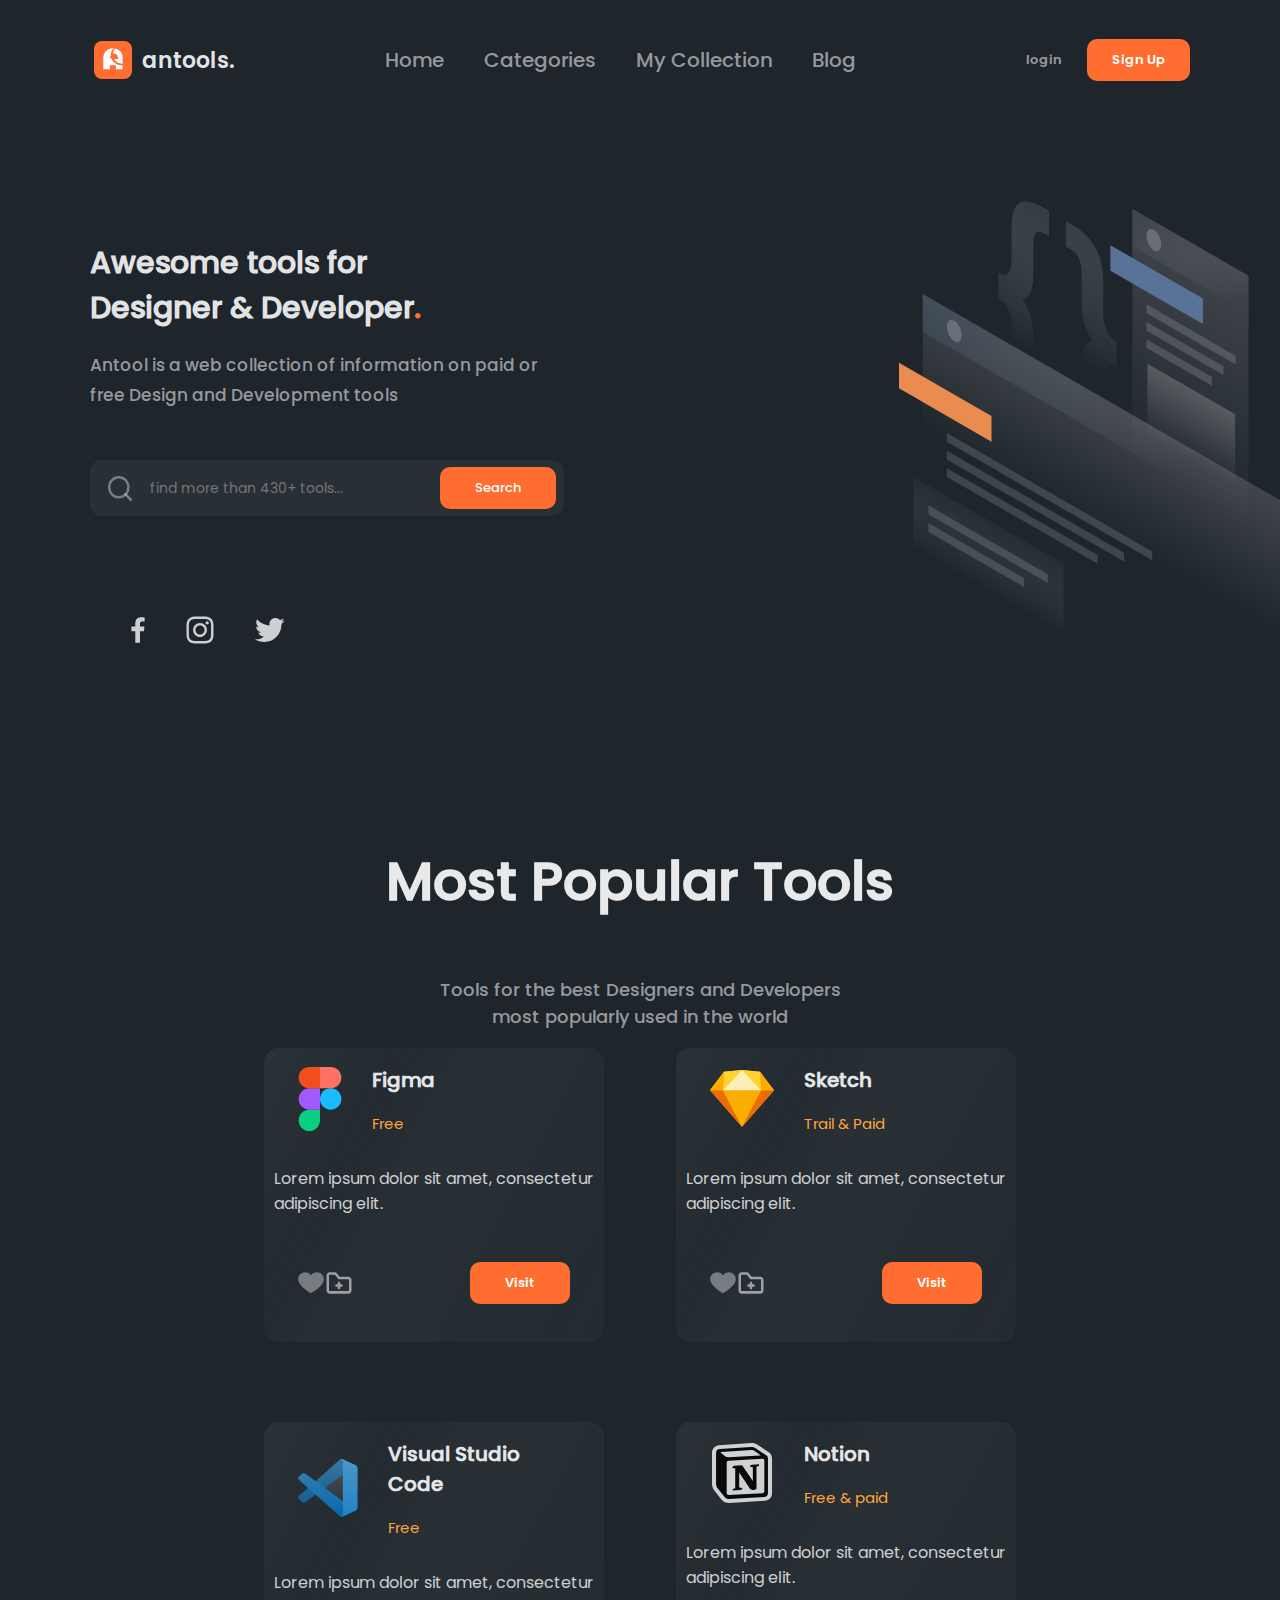
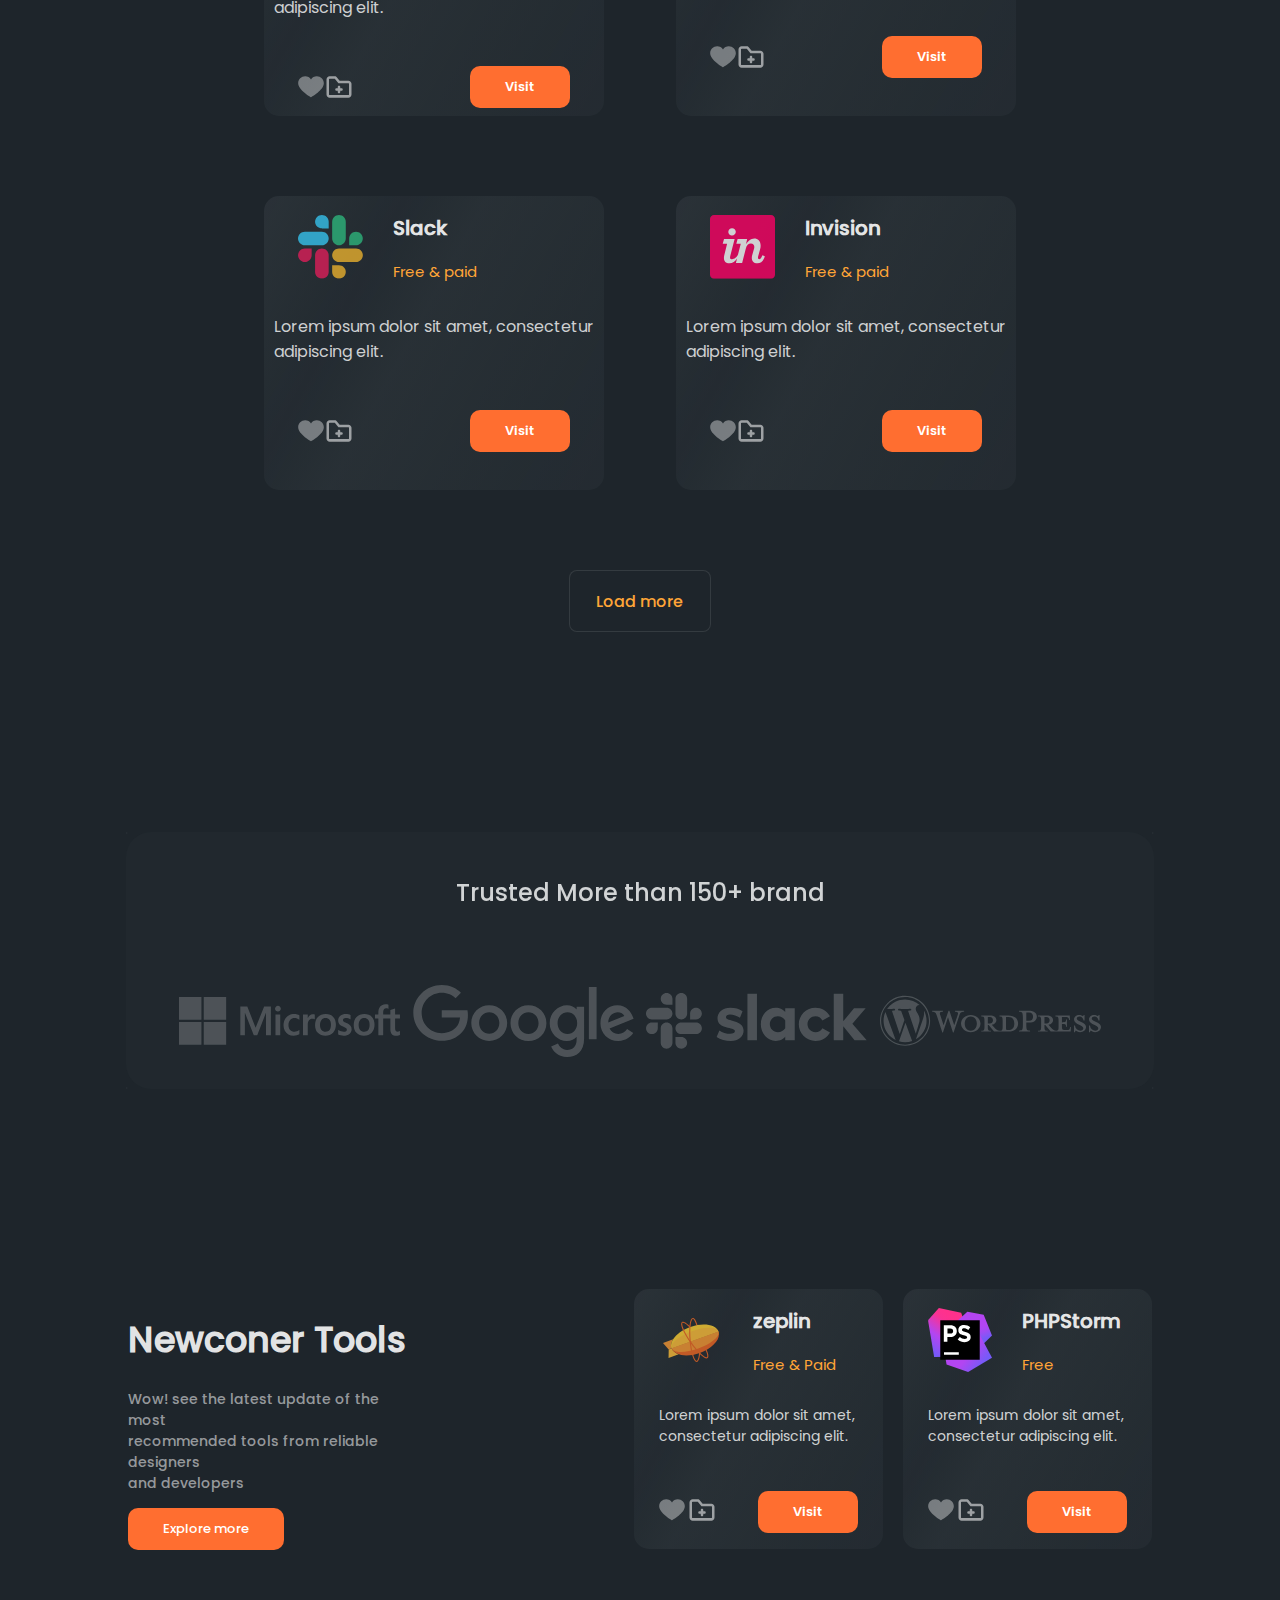
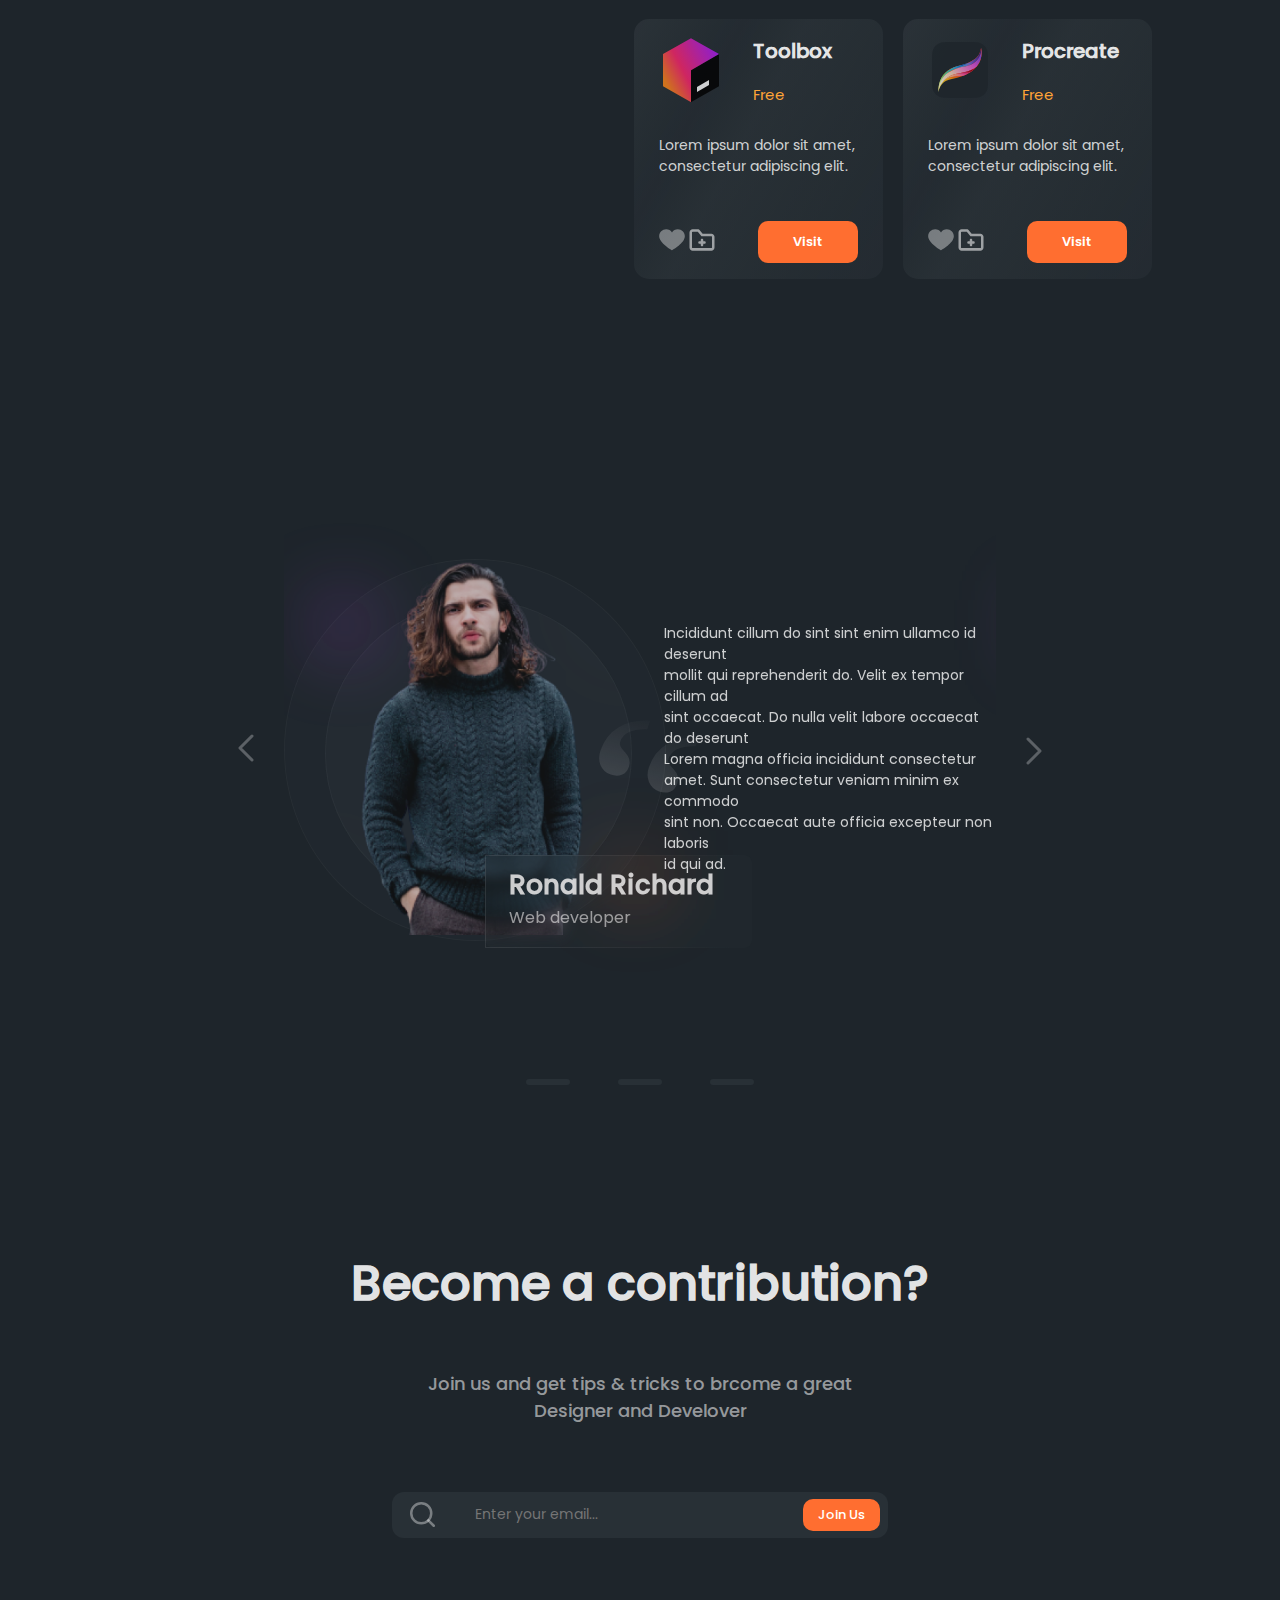
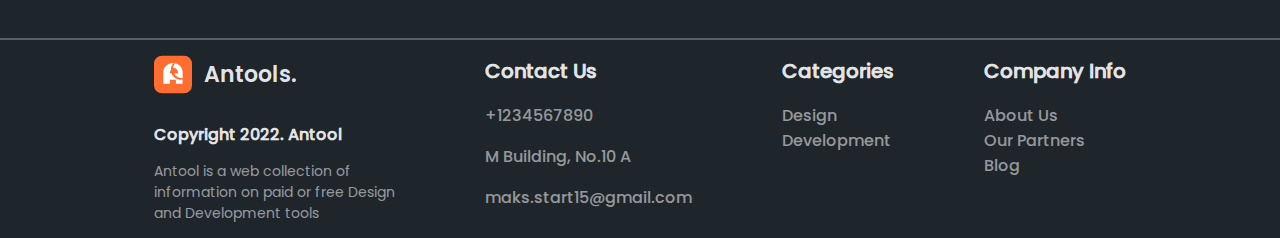
<file: antool/index.html>
<!DOCTYPE html>
<html>

<head>
    <link rel="stylesheet" href="./css/style.css">
    <link rel="stylesheet" href="./css/peppermint.required.css">
    <meta charset="utf-8">
    <meta name="viewport" content="width=device-width, initial-scale=1">
    <title>My stack</title>
</head>

<body>
    <div class="container-nav container">
        <div class="nav">
            <div class="logo"><img src="./images/Logo.svg">antools.</div>
            <div class="links">
                <div class="link-container"><a href="#" class="link">Home</a></div>
                <div class="link-container"><a href="#" class="link">Categories</a></div>
                <div class="link-container"><a href="#" class="link">My Collection</a></div>
                <div class="link-container"><a href="#" class="link">Blog</a></div>
            </div>
            <div class="container-login">
                <a href="#" class="nav-button login">login</a>
                <a href="#" class="nav-button sign-up">Sign Up</a>
            </div>
        </div>
    </div>
    <div class="container-main">
        <div class="top-text">
            <h1>Awesome tools for<br>
                Designer & Developer<strong>.</strong></h1>
            <p>Antool is a web collection of information on paid or<br>
                free Design and Development tools</p>

            <div class="main-search"><img src="./images/lupa.svg" class="icon-search">
                <input class="main-input" type="text" placeholder="find more than 430+ tools...">
                <a href="#" class="nav-button sign-up search">Search</a>
            </div>
            <div class="social">
                <div class="link-social"><a href="#" class="social"></a><img src="./images/Facebook.svg"></div>
                <div class="link-social"><a href="#" class="social"></a><img src="./images/Instagram.svg"></div>
                <div class="link-social"><a href="#" class="social"></a><img src="./images/Twiter.svg"></div>
            </div>
        </div>
        <img src="./images/picture-right.svg" class="main-picture" width="32%">
    </div>
    <div class="second-page">
        <div class="text-second">
            <h1> Most Popular Tools</h1>
            <p>Tools for the best Designers and Developers<br>
                most popularly used in the world</p>
        </div>
        <div class="container-items">
            <div class="container-tools">
                <div class="tools"><img src="./images/figma.svg">
                    <div class="name-tools">
                        <h2>Figma</h2>
                        <div class="note-tools">
                            <p> Free</p>
                        </div>
                    </div>
                </div>
                <p class="about-tools">Lorem ipsum dolor sit amet, consectetur<br>
                    adipiscing elit.</p>
                <div class="bot-buttons">
                    <div class="like-folder">
                        <svg width="26" height="22" viewBox="0 0 26 22" fill="none" xmlns="http://www.w3.org/2000/svg">
                            <path id="like1" class="like-svg"
                                d="M18.8333 0.25C16.3833 0.25 14.225 1.475 13 3.4C11.775 1.475 9.61667 0.25 7.16667 0.25C3.31667 0.25 0.166672 3.4 0.166672 7.25C0.166672 14.1917 13 21.25 13 21.25C13 21.25 25.8333 14.25 25.8333 7.25C25.8333 3.4 22.6833 0.25 18.8333 0.25Z"
                                fill="#FFFFFF61" />
                        </svg>

                        <img src="./images/folder.svg">
                    </div>
                    <a href="#" class="nav-button sign-up search">Visit</a>
                </div>
            </div>
            <div class="container-tools">
                <div class="tools"><img src="./images/sketch.svg">
                    <div class="name-tools">
                        <h2>Sketch</h2>
                        <div class="note-tools">
                            <p> Trail & Paid</p>
                        </div>
                    </div>
                </div>
                <p class="about-tools">Lorem ipsum dolor sit amet, consectetur<br>
                    adipiscing elit.</p>
                <div class="bot-buttons">
                    <div class="like-folder">
                        <svg width="26" height="22" viewBox="0 0 26 22" fill="none" xmlns="http://www.w3.org/2000/svg">
                            <path id="like2" class="like-svg"
                                d="M18.8333 0.25C16.3833 0.25 14.225 1.475 13 3.4C11.775 1.475 9.61667 0.25 7.16667 0.25C3.31667 0.25 0.166672 3.4 0.166672 7.25C0.166672 14.1917 13 21.25 13 21.25C13 21.25 25.8333 14.25 25.8333 7.25C25.8333 3.4 22.6833 0.25 18.8333 0.25Z"
                                fill="#FFFFFF61" />
                        </svg>
                        <img src="./images/folder.svg">
                    </div>
                    <a href="#" class="nav-button sign-up search">Visit</a>
                </div>
            </div>
            <div class="container-tools">
                <div class="tools"><img src="./images/VisualStudio.svg" width="60px">
                    <div class="name-tools">
                        <h2>Visual Studio Code</h2>
                        <div class="note-tools">
                            <p>Free</p>
                        </div>
                    </div>
                </div>
                <p class="about-tools">Lorem ipsum dolor sit amet, consectetur<br>
                    adipiscing elit.</p>
                <div class="bot-buttons">
                    <div class="like-folder">
                        <svg width="26" height="22" viewBox="0 0 26 22" fill="none" xmlns="http://www.w3.org/2000/svg">
                            <path id="like3" class="like-svg "
                                d="M18.8333 0.25C16.3833 0.25 14.225 1.475 13 3.4C11.775 1.475 9.61667 0.25 7.16667 0.25C3.31667 0.25 0.166672 3.4 0.166672 7.25C0.166672 14.1917 13 21.25 13 21.25C13 21.25 25.8333 14.25 25.8333 7.25C25.8333 3.4 22.6833 0.25 18.8333 0.25Z"
                                fill="#FFFFFF61" />
                        </svg>
                        <img src="./images/folder.svg">
                    </div>
                    <a href="#" class="nav-button sign-up search">Visit</a>
                </div>
            </div>
            <div class="container-tools">
                <div class="tools"><img src="./images/notion.svg">
                    <div class="name-tools">
                        <h2>Notion</h2>
                        <div class="note-tools">
                            <p> Free & paid</p>
                        </div>
                    </div>
                </div>
                <p class="about-tools">Lorem ipsum dolor sit amet, consectetur<br>
                    adipiscing elit.</p>
                <div class="bot-buttons">
                    <div class="like-folder">
                        <svg width="26" height="22" viewBox="0 0 26 22" fill="none" xmlns="http://www.w3.org/2000/svg">
                            <path id="like4" class="like-svg "
                                d="M18.8333 0.25C16.3833 0.25 14.225 1.475 13 3.4C11.775 1.475 9.61667 0.25 7.16667 0.25C3.31667 0.25 0.166672 3.4 0.166672 7.25C0.166672 14.1917 13 21.25 13 21.25C13 21.25 25.8333 14.25 25.8333 7.25C25.8333 3.4 22.6833 0.25 18.8333 0.25Z"
                                fill="#FFFFFF61" />
                        </svg>
                        <img src="./images/folder.svg">
                    </div>
                    <a href="#" class="nav-button sign-up search">Visit</a>
                </div>
            </div>
            <div class="container-tools">
                <div class="tools"><img src="./images/grommet.svg">
                    <div class="name-tools">
                        <h2>Slack</h2>
                        <div class="note-tools">
                            <p>Free & paid</p>
                        </div>
                    </div>
                </div>
                <p class="about-tools">Lorem ipsum dolor sit amet, consectetur<br>
                    adipiscing elit.</p>
                <div class="bot-buttons">
                    <div class="like-folder">
                        <svg width="26" height="22" viewBox="0 0 26 22" fill="none" xmlns="http://www.w3.org/2000/svg">
                            <path id="like5" class="like-svg "
                                d="M18.8333 0.25C16.3833 0.25 14.225 1.475 13 3.4C11.775 1.475 9.61667 0.25 7.16667 0.25C3.31667 0.25 0.166672 3.4 0.166672 7.25C0.166672 14.1917 13 21.25 13 21.25C13 21.25 25.8333 14.25 25.8333 7.25C25.8333 3.4 22.6833 0.25 18.8333 0.25Z"
                                fill="#FFFFFF61" />
                        </svg>
                        <img src="./images/folder.svg">
                    </div>
                    <a href="#" class="nav-button sign-up search">Visit</a>
                </div>
            </div>
            <div class="container-tools">
                <div class="tools"><img src="./images/invision.svg">
                    <div class="name-tools">
                        <h2>Invision</h2>
                        <div class="note-tools">
                            <p>Free & paid</p>
                        </div>
                    </div>
                </div>
                <p class="about-tools">Lorem ipsum dolor sit amet, consectetur<br>
                    adipiscing elit.</p>
                <div class="bot-buttons">
                    <div class="like-folder">
                        <svg width="26" height="22" viewBox="0 0 26 22" fill="none" xmlns="http://www.w3.org/2000/svg">
                            <path id="like6" class="like-svg "
                                d="M18.8333 0.25C16.3833 0.25 14.225 1.475 13 3.4C11.775 1.475 9.61667 0.25 7.16667 0.25C3.31667 0.25 0.166672 3.4 0.166672 7.25C0.166672 14.1917 13 21.25 13 21.25C13 21.25 25.8333 14.25 25.8333 7.25C25.8333 3.4 22.6833 0.25 18.8333 0.25Z"
                                fill="#FFFFFF61" />
                        </svg>
                        <img src="./images/folder.svg">
                    </div>
                    <a href="#" class="nav-button sign-up search">Visit</a>
                </div>
            </div>
        </div>
        <div class="button-bot-second">
            <a href="#" class="load-more">Load more</a>
        </div>
    </div>
    <div class="container-brands">
        <div class="brands">
            <p>Trusted More than 150+ brand</p>
            <div class="ico-brands">
                <img src="./images/logos_microsoft.svg">
                <img src="./images/logos_google.svg">
                <img src="./images/logos_slack.svg">
                <img src="./images/logos_wordpress.svg">
            </div>
        </div>
    </div>
    <div class="container-newcomer-tools">
        <div class="third-page">
            <div class="newcomer-tools">
                <div class="text-newcomer">
                    <h1>Newconer Tools</h1>
                    <p>Wow! see the latest update of the most<br>
                        recommended tools from reliable designers<br>
                        and developers</p>
                </div>
                <a href="#" class="nav-button sign-up search">Explore more</a>
            </div>


            <div class="right-tools">
                <div class="new-tools">
                    <div class="tools"><img src="./images/zeplin.svg">
                        <div class="name-tools">
                            <h2>zeplin</h2>
                            <div class="note-tools">
                                <p> Free & Paid</p>
                            </div>
                        </div>
                    </div>
                    <p class="about-new-tools">Lorem ipsum dolor sit amet,<br>
                        consectetur adipiscing elit.</p>
                    <div class="bot-buttons">
                        <div class="containernew-like-folder">
                            <svg width="26" height="22" viewBox="0 0 26 22" fill="none"
                                xmlns="http://www.w3.org/2000/svg">
                                <path id="like7" class="like-svg "
                                    d="M18.8333 0.25C16.3833 0.25 14.225 1.475 13 3.4C11.775 1.475 9.61667 0.25 7.16667 0.25C3.31667 0.25 0.166672 3.4 0.166672 7.25C0.166672 14.1917 13 21.25 13 21.25C13 21.25 25.8333 14.25 25.8333 7.25C25.8333 3.4 22.6833 0.25 18.8333 0.25Z"
                                    fill="#FFFFFF61" />
                            </svg>
                            <img src="./images/folder.svg">
                        </div>
                        <a href="#" class="nav-button sign-up search">Visit</a>
                    </div>
                </div>

                <div class="new-tools">
                    <div class="tools"><img src="./images/jb_phpstorm.svg">
                        <div class="name-tools">
                            <h2>PHPStorm</h2>
                            <div class="note-tools">
                                <p> Free</p>
                            </div>
                        </div>
                    </div>
                    <p class="about-new-tools">Lorem ipsum dolor sit amet,<br>
                        consectetur adipiscing elit.</p>
                    <div class="bot-buttons">
                        <div class="containernew-like-folder">
                            <svg width="26" height="22" viewBox="0 0 26 22" fill="none"
                                xmlns="http://www.w3.org/2000/svg">
                                <path id="like8" class="like-svg"
                                    d="M18.8333 0.25C16.3833 0.25 14.225 1.475 13 3.4C11.775 1.475 9.61667 0.25 7.16667 0.25C3.31667 0.25 0.166672 3.4 0.166672 7.25C0.166672 14.1917 13 21.25 13 21.25C13 21.25 25.8333 14.25 25.8333 7.25C25.8333 3.4 22.6833 0.25 18.8333 0.25Z"
                                    fill="#FFFFFF61" />
                            </svg>
                            <img src="./images/folder.svg">
                        </div>
                        <a href="#" class="nav-button sign-up search">Visit</a>
                    </div>
                </div>

                <div class="new-tools">
                    <div class="tools"><img src="./images/jb_toolbox_app.svg">
                        <div class="name-tools">
                            <h2>Toolbox</h2>
                            <div class="note-tools">
                                <p> Free</p>
                            </div>
                        </div>
                    </div>
                    <p class="about-new-tools">Lorem ipsum dolor sit amet,<br>
                        consectetur adipiscing elit.</p>
                    <div class="bot-buttons">
                        <div class="containernew-like-folder">
                            <svg width="26" height="22" viewBox="0 0 26 22" fill="none"
                                xmlns="http://www.w3.org/2000/svg">
                                <path id="like9" class="like-svg "
                                    d="M18.8333 0.25C16.3833 0.25 14.225 1.475 13 3.4C11.775 1.475 9.61667 0.25 7.16667 0.25C3.31667 0.25 0.166672 3.4 0.166672 7.25C0.166672 14.1917 13 21.25 13 21.25C13 21.25 25.8333 14.25 25.8333 7.25C25.8333 3.4 22.6833 0.25 18.8333 0.25Z"
                                    fill="#FFFFFF61" />
                            </svg>
                            <img src="./images/folder.svg">
                        </div>
                        <a href="#" class="nav-button sign-up search">Visit</a>
                    </div>
                </div>

                <div class="new-tools">
                    <div class="tools"><img src="./images/procreate.svg">
                        <div class="name-tools">
                            <h2>Procreate</h2>
                            <div class="note-tools">
                                <p> Free</p>
                            </div>
                        </div>
                    </div>
                    <p class="about-new-tools">Lorem ipsum dolor sit amet,<br>
                        consectetur adipiscing elit.</p>
                    <div class="bot-buttons">
                        <div class="containernew-like-folder">
                            <svg width="26" height="22" viewBox="0 0 26 22" fill="none"
                                xmlns="http://www.w3.org/2000/svg">
                                <path id="like10" class="like-svg "
                                    d="M18.8333 0.25C16.3833 0.25 14.225 1.475 13 3.4C11.775 1.475 9.61667 0.25 7.16667 0.25C3.31667 0.25 0.166672 3.4 0.166672 7.25C0.166672 14.1917 13 21.25 13 21.25C13 21.25 25.8333 14.25 25.8333 7.25C25.8333 3.4 22.6833 0.25 18.8333 0.25Z"
                                    fill="#FFFFFF61" />
                            </svg>
                            <img src="./images/folder.svg">
                        </div>
                        <a href="#" class="nav-button sign-up search">Visit</a>
                    </div>
                </div>
            </div>
        </div>
    </div>

    <div class="container-person">
        <div class="main-container-person">
            <button id="left-arr" class="left-arrow">
                <svg width="16" height="28" viewBox="0 0 16 28" fill="none" xmlns="http://www.w3.org/2000/svg">
                    <path class="left-arrow-svg" d="M14 26L2 14L14 2" stroke="#FFFFFF47" stroke-opacity="1"
                        stroke-width="3" stroke-linecap="round" stroke-linejoin="round" />
                </svg>

            </button>
            <div class="peppermint peppermint-inactive" id="peppermint">
                <div class="person">
                    <div class="circle-container">
                        <div class="bg-circle">
                            <div class="person-photo">
                                <img src="./images/ronald-richard.png" width="300px">
                            </div>
                            <div class="name-person">
                                <div class="about-person">
                                    <h2>Ronald Richard</h2>
                                    <p>Web developer</p>
                                </div>
                            </div>
                            <div class="bg-circle2"></div>
                            <div class="bg-circle3 bg-circle-light"></div>
                            <div class="bg-circle4 bg-circle-light"></div>
                        </div>
                    </div>
                    <div class="right-text-person">
                        <p>Incididunt cillum do sint sint enim ullamco id deserunt<br>
                            mollit qui reprehenderit do. Velit ex tempor cillum ad<br>
                             sint occaecat. Do nulla velit labore occaecat do deserunt<br>
                              Lorem magna officia incididunt consectetur <br>
                              amet. Sunt consectetur veniam minim ex commodo<br>
                               sint non. Occaecat aute officia excepteur non laboris<br>
                                id qui ad.<br></p>
                        <div class="up-pointer">
                            <p>“</p>
                        </div>
                    </div>

                </div>
                <div class="person">
                    <div class="circle-container">
                        <div class="bg-circle">
                            <div class="person-photo">
                                <img src="./images/ronald-richard.png" width="300px">
                            </div>
                            <div class="name-person">
                                <div class="about-person">
                                    <h2>Ronald Richard</h2>
                                    <p>Web developer</p>
                                </div>
                            </div>
                            <div class="bg-circle2"></div>
                            <div class="bg-circle3 bg-circle-light"></div>
                            <div class="bg-circle4 bg-circle-light"></div>
                        </div>
                    </div>
                    <div class="right-text-person">
                        <p>Incididunt cillum do sint sint enim ullamco id deserunt<br>
                             mollit qui reprehenderit do. Velit ex tempor cillum ad<br>
                              sint occaecat. Do nulla velit labore occaecat do deserunt<br>
                               Lorem magna officia incididunt consectetur <br>
                               amet. Sunt consectetur veniam minim ex commodo<br>
                                sint non. Occaecat aute officia excepteur non laboris<br>
                                 id qui ad.<br></p>
                        <div class="up-pointer">
                            <p>“</p>
                        </div>
                    </div>

                </div>
                <div class="person">
                    <div class="circle-container">
                        <div class="bg-circle">
                            <div class="person-photo">
                                <img src="./images/ronald-richard.png" width="300px">
                            </div>
                            <div class="name-person">
                                <div class="about-person">
                                    <h2>Ronald Richard</h2>
                                    <p>Web developer</p>
                                </div>
                            </div>
                            <div class="bg-circle2"></div>
                            <div class="bg-circle3 bg-circle-light"></div>
                            <div class="bg-circle4 bg-circle-light"></div>
                        </div>
                    </div>
                    <div class="right-text-person">
                        <p>Incididunt cillum do sint sint enim ullamco id deserunt<br>
                            mollit qui reprehenderit do. Velit ex tempor cillum ad<br>
                             sint occaecat. Do nulla velit labore occaecat do deserunt<br>
                              Lorem magna officia incididunt consectetur <br>
                              amet. Sunt consectetur veniam minim ex commodo<br>
                               sint non. Occaecat aute officia excepteur non laboris<br>
                                id qui ad.<br></p>
                        <div class="up-pointer">
                            <p>“</p>
                        </div>
                    </div>

                </div>
            </div>
            <button id="right-arr" class="right-arrow">
                <svg width="16" height="28" viewBox="0 0 16 28" fill="none" xmlns="http://www.w3.org/2000/svg">
                    <path class="right-arrow-svg" d="M14 26L2 14L14 2" stroke="#FFFFFF47" stroke-opacity="1"
                        stroke-width="3" stroke-linecap="round" stroke-linejoin="round" />
                </svg>
            </button>
        </div>
        <div class="bot-sliders">
            <div id="slides1" class="rectangle"></div>
            <div id="slides2" class="rectangle"></div>
            <div id="slides3" class="rectangle"></div>
        </div>
    </div>

    <div class="end-page">
        <div class="join-us">
            <div class="end-text">
                <h1>Become a contribution?</h1>
                <p>Join us and get tips & tricks to brcome a great<br>
                    Designer and Develover</p>

                <div class="join-search"><img src="./images/lupa.svg" class="icon-search">
                    <input class="main-input" type="text" placeholder="Enter your email...">
                    <a href="#" class="nav-button sign-up search">Join Us</a>
                </div>
            </div>
        </div>
    </div>
    <div class="polosochka-footer"></div>
    <div class="container-footer">
        <div class="nav-footer">
            <div class="logo-footer">
                <div class="naming-footer">
                    <img src="./images/Logo.svg" width="38px">
                    <h2>Antools.</h2>
                </div>
                <div class="under-logo">
                    <h2>Copyright 2022. Antool</h2>
                    <p>Antool is a web collection of<br>
                        information on paid or free Design<br>
                        and Development tools</p>
                </div>
            </div>
            <div class="pages-footer">
                <h2>Contact Us</h2>
                <p>+1234567890</p>
                <p>M Building, No.10 A</p>
                <p>maks.start15@gmail.com</p>
            </div>

            <div class="pages-footer">
                <h2>Categories</h2>
                <div class="link-footer"><a href="#" class="link">Design</a></div>
                <div class="link-footer"><a href="#" class="link">Development</a></div>

            </div>
            <div class="pages-footer">
                <h2>Company Info</h2>
                <div class="link-footer"><a href="#" class="link">About Us</a></div>
                <div class="link-footer"><a href="#" class="link">Our Partners</a></div>
                <div class="link-footer"><a href="#" class="link">Blog</a></div>

            </div>

        </div>

    </div>
    </div>

    </div>
    </div>
    </div>
</body>
<script src="https://code.jquery.com/jquery-3.6.0.min.js"
    integrity="sha256-/xUj+3OJU5yExlq6GSYGSHk7tPXikynS7ogEvDej/m4=" crossorigin="anonymous"></script>
<script src="./js/peppermint.min.js"></script>
<script src="./js/script.js"></script>

</html>
</file>
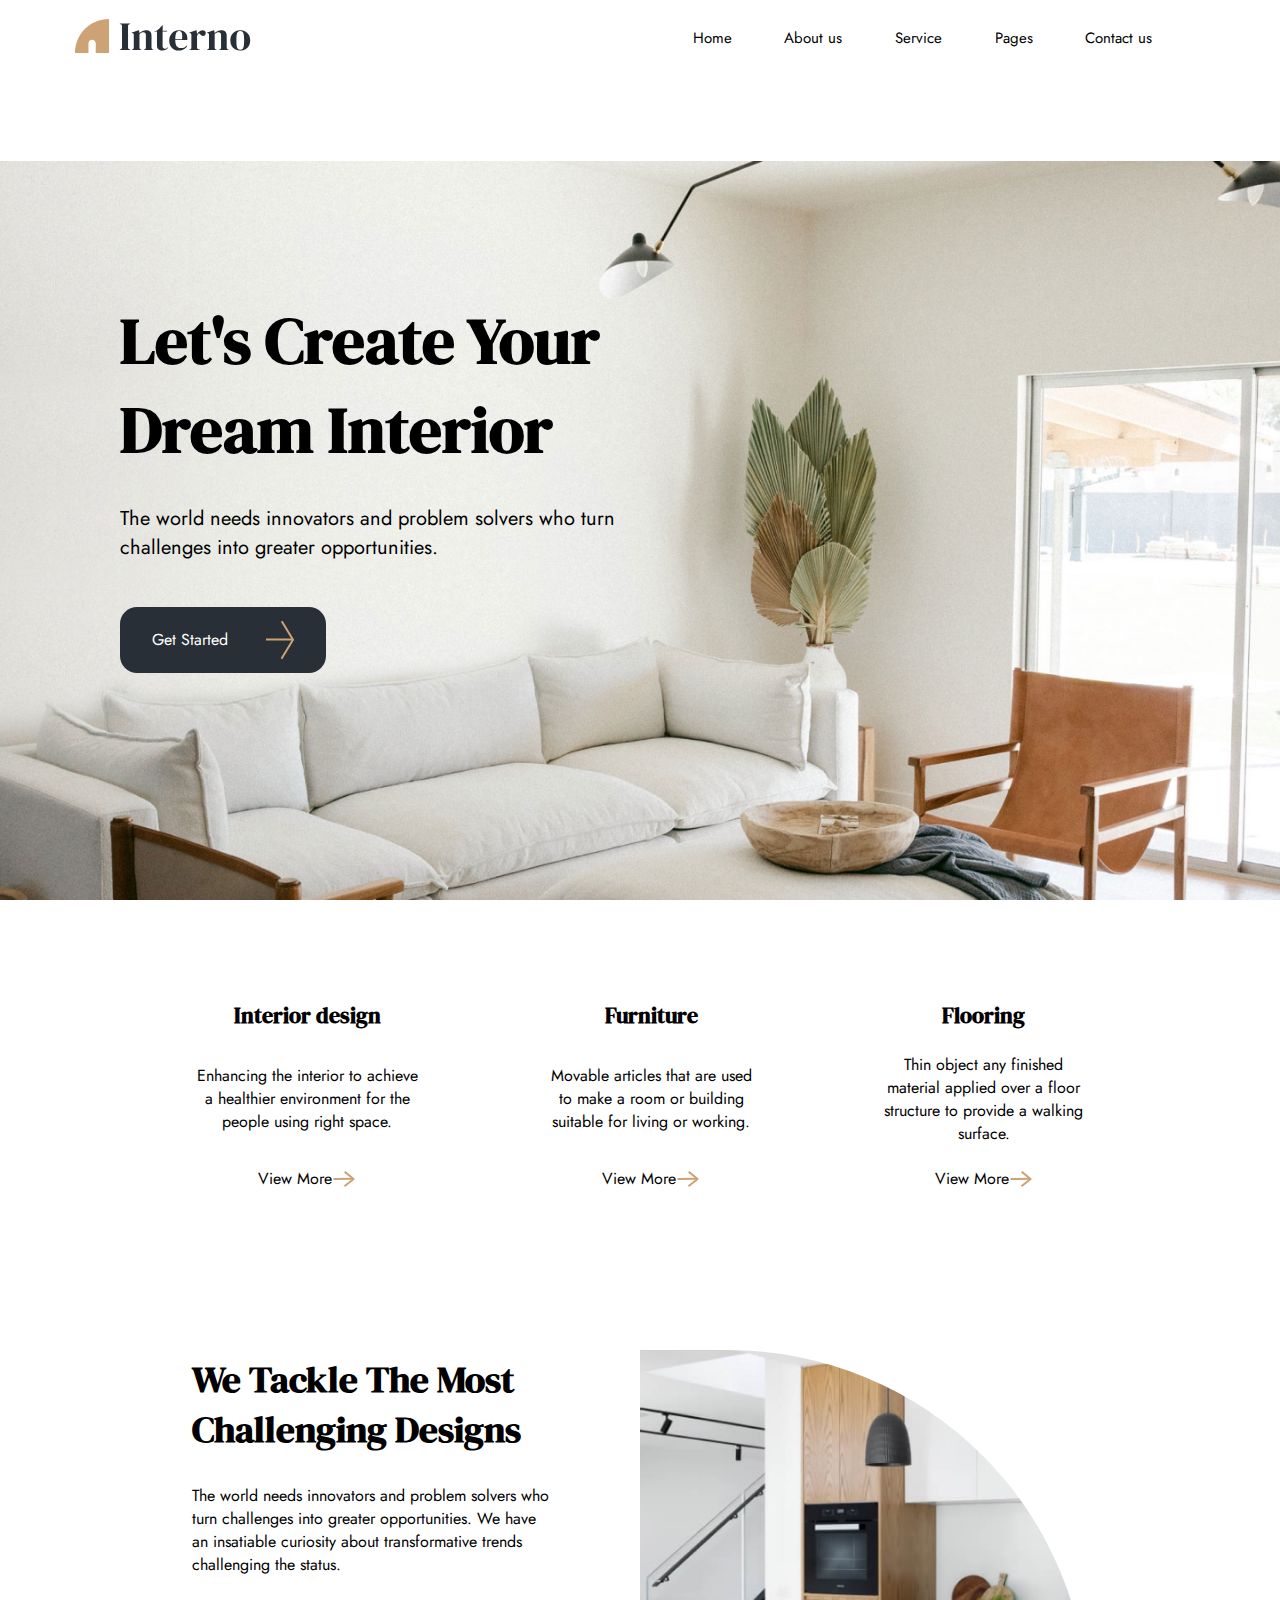
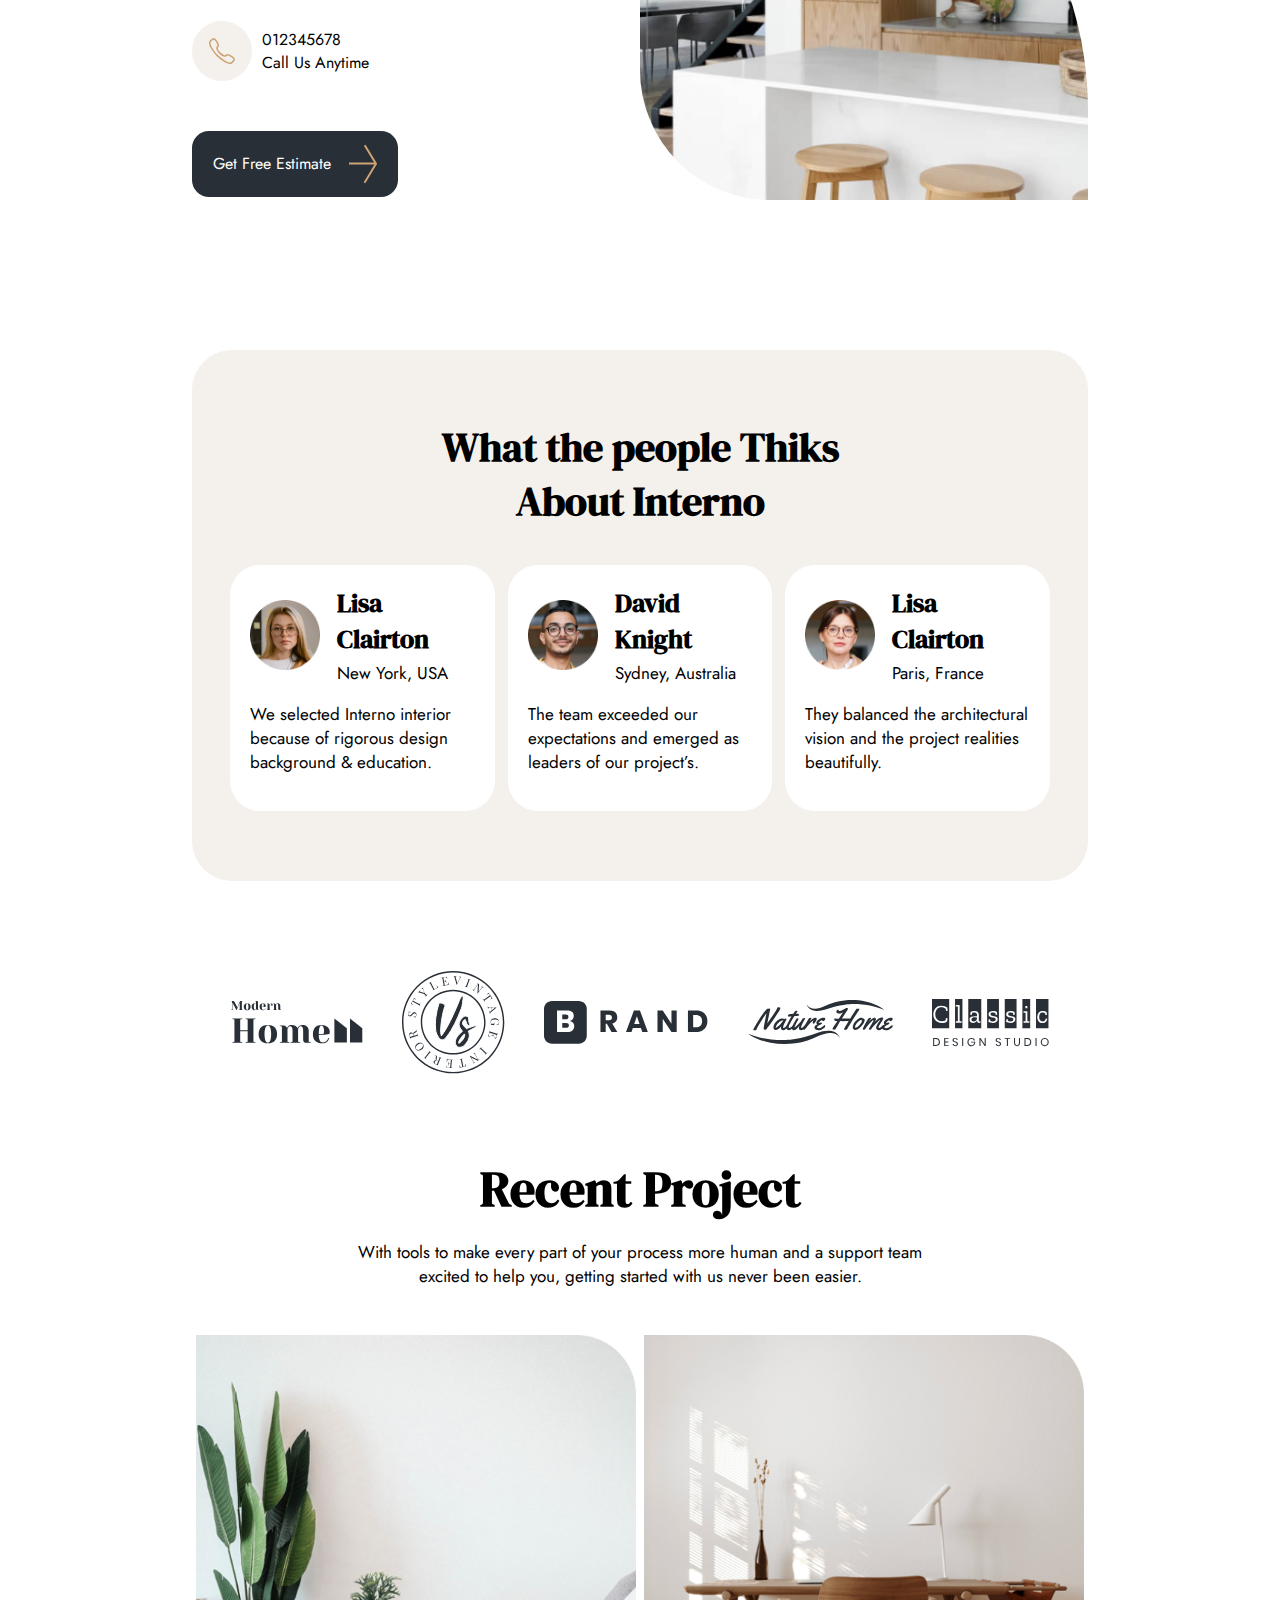
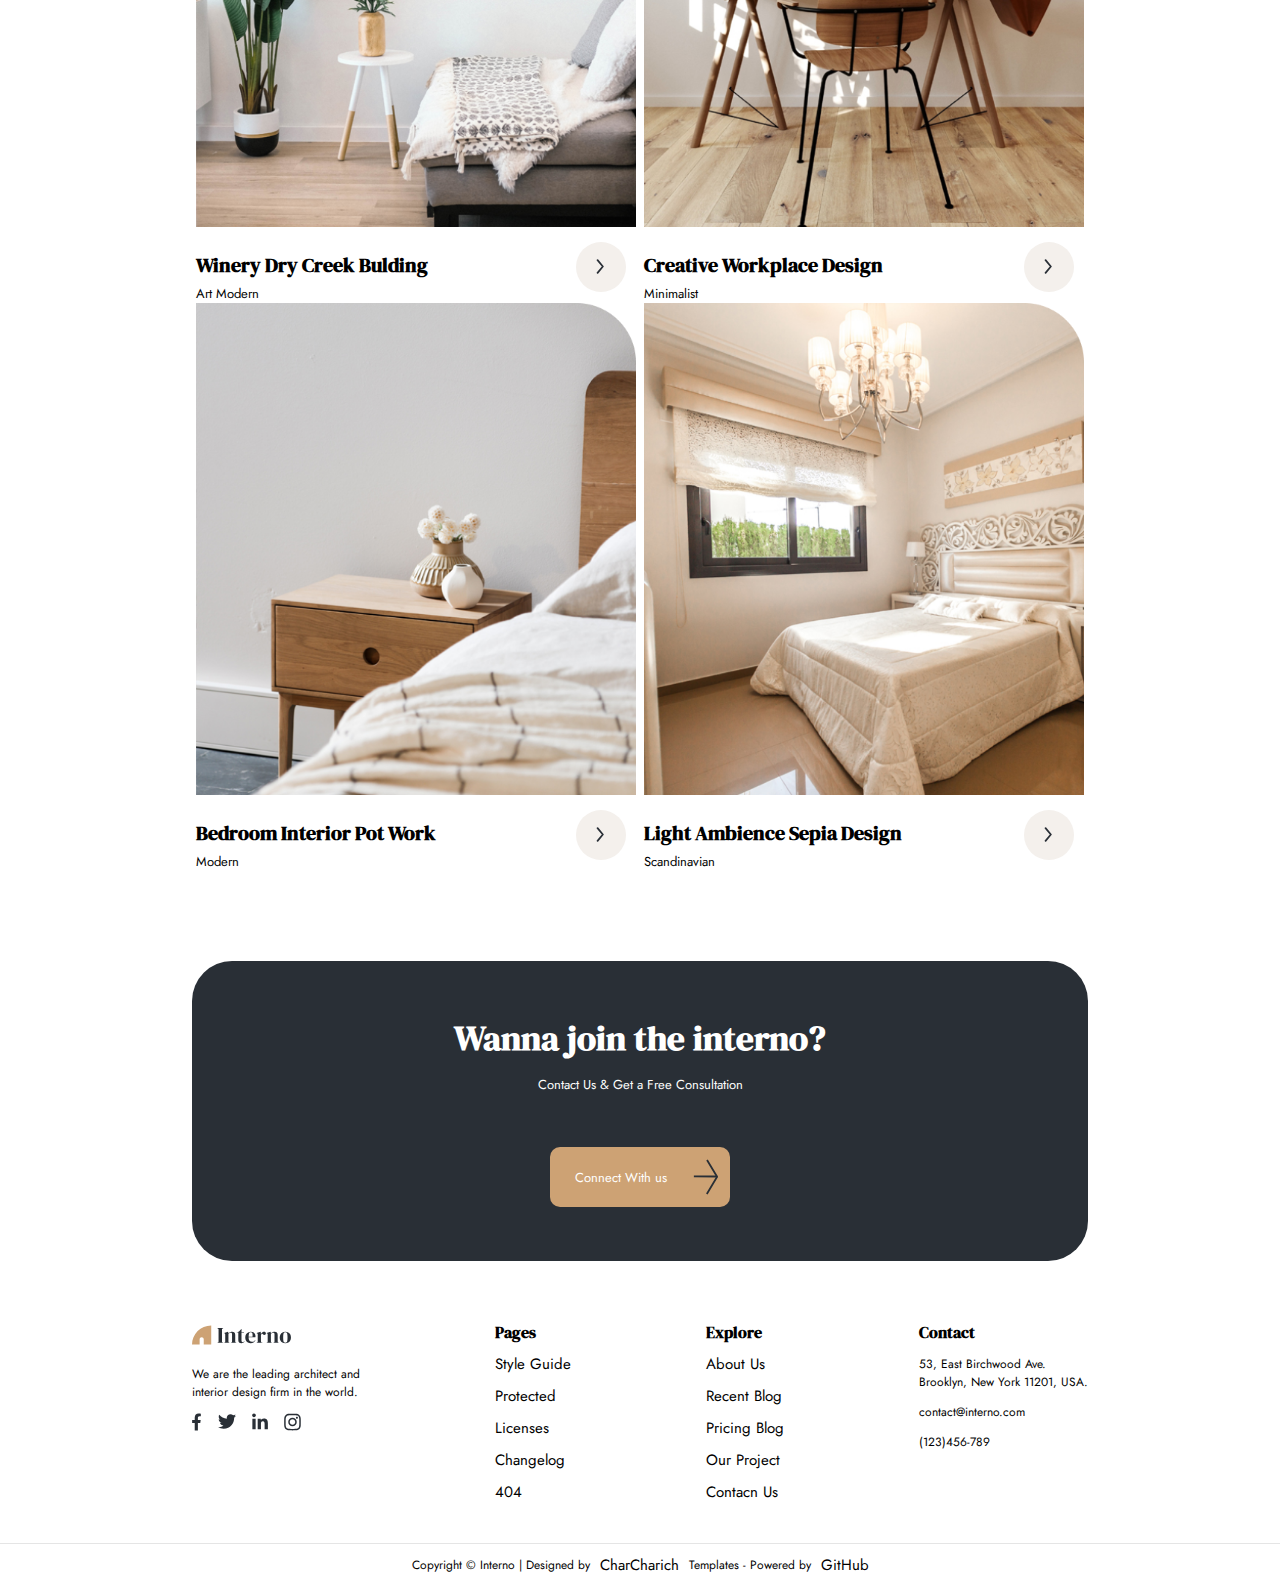
<file: interno/index.html>
<!DOCTYPE html>
<html>

<head>
    <link rel="stylesheet" href="./css/Style.css">
    <meta charset="utf-8">
    <meta name="viewport" content="width=device-width, initial-scale=1">
    <title>My stack</title>
</head>

<body>
    <div class="container-nav">
        <div class="nav">
            <div class="logo"><img src="./Images/IMAGE.svg"></div>
            <div class="links">
                <div class="link-container"><a href="#" class="link">Home</a></div>
                <div class="link-container"><a href="#" class="link">About us</a></div>
                <div class="link-container"><a href="#" class="link">Service</a></div>
                <div class="link-container"><a href="#" class="link">Pages</a></div>
                <div class="link-container"><a href="#" class="link">Contact us</a></div>
            </div>
        </div>
    </div>
    <div class="container-main">
        <div class="main-text">
            <h1>Let's Create Your </br> Dream Interior</h1>
            <p class="top-text">The world needs innovators and problem solvers who turn<br>
                challenges into greater opportunities.</p>
            <a href="#" class="main-button">
                <div>Get Started</div>
                <img src="./Images/Arrow.svg">
            </a>
        </div>
    </div>
    <div class="container-design">
        <div class="main-design-text">
            <h2>Interior design</h2>
            <p>Enhancing the interior to achieve<br>a healthier environment for the<br> people using right space.</p>
            <a href="#" class="main-design-button">
                <div>View More</div>
                <img src="./Images/LitleArrow.svg">
            </a>
        </div>
        <div class="main-design-text">
            <h2>Furniture</h2>
            <p>Movable articles that are used<br> to make a room or building<br> suitable for living or working.</p>
            <a href="#" class="main-design-button">
                <div>View More</div>
                <img src="./Images/LitleArrow.svg">
            </a>
        </div>
        <div class="main-design-text">
            <h2>Flooring</h2>
            <p>Thin object any finished <br> material applied over a floor<br> structure to provide a walking<br>
                surface.</p>

            <a href="#" class="main-design-button">
                <div>View More</div>
                <img src="./Images/LitleArrow.svg">
            </a>
        </div>
    </div>
    <div class="container-secondpage">
        <div class="secondpage-text">
            <h1>We Tackle The Most</br>Challenging Designs</h1>
            <p class="top-text">The world needs innovators and problem solvers who <br>
                turn challenges into greater opportunities. We have<br>an insatiable curiosity about transformative
                trends<br> challenging the status.
            </p>
            <div class="call-info">
                <div class="rectangle"></div>
                <p>012345678</br>
                    Call Us Anytime
                </p>
            </div>
            <a href="#" class="main-button">
                <div>Get Free Estimate</div>
                <img src="./Images/Arrow.svg">
            </a>
        </div>
        <div class="image-secondpage"></div>
    </div>
    <div class="conainer-people">
        <h1>What the people Thiks<br>
            About Interno</h1>
        <div class="block-people">

            <div class="block-name">
                <div class="person"><img src="./Images/Lisa Clairton.png">
                    <div class="person-name">
                        <h2>Lisa Clairton</h2>
                        <div class="text-under-name">
                            New York, USA
                        </div>
                    </div>
                </div>
                <p class="text-under-photo">We selected Interno interior<br>
                    because of rigorous design<br>
                    background & education.</p>
            </div>


            <div class="block-name">
                <div class="person"><img src="./Images/David knight.png">
                    <div class="person-name">
                        <h2>David Knight</h2>
                        <div class="text-under-name">
                            Sydney, Australia
                        </div>
                    </div>
                </div>
                <p class="text-under-photo">The team exceeded our<br>
                    expectations and emerged as<br>
                    leaders of our project’s.
                </p>
            </div>


            <div class="block-name">
                <div class="person"><img src="./Images/Lisa Clairton2.png">
                    <div class="person-name">
                        <h2>Lisa Clairton</h2>
                        <div class="text-under-name">
                            Paris, France
                        </div>
                    </div>
                </div>
                <p class="text-under-photo">They balanced the architectural<br>
                    vision and the project realities<br>
                    beautifully.
                </p>
            </div>
        </div>

    </div>
    <div class="brands">
        <img src="./Images/ModernHome.svg">
        <img src="./Images/StyleVintage.svg">
        <img src="./Images/Bbarnd.svg">
        <img src="./Images/Nature Home.svg">
        <img src="./Images/Classic Design.svg">
    </div>
    <div class="conainer-project">
        <div class="top-project">
            <h1>Recent Project</h1>
        </div>
        <div class="bot-project">
            <p>With tools to make every part of your process more human and a support team<br>
                excited to help you, getting started with us never been easier.</p>
        </div>
        <div class="cards">
            <div class="card">

                <img src="./Images/cardWinery.png">
                <div class="container-arrow">
                    <div class="text-undercard">
                        <h1>Winery Dry Creek Bulding</h1>
                        <p>Art Modern</p>
                    </div>
                    <a href="#" class="micro-arrow">
                    </a>
                </div>
            </div>

            <div class="card">
                <img src="./Images/cardCreative.png">
                <div class="container-arrow">
                    <div class="text-undercard">
                        <h1>Creative Workplace Design</h1>
                        <p>Minimalist</p>
                    </div>
                    <a href="#" class="micro-arrow">
                    </a>
                </div>
            </div>

            <div class="card">
                <img src="./Images/cardBedroom.png">
                <div class="container-arrow">
                    <div class="text-undercard">
                        <h1>Bedroom Interior Pot Work</h1>
                        <p>Modern</p>
                    </div>
                    <a href="#" class="micro-arrow">
                    </a>
                </div>
            </div>

            <div class="card">
                <img src="./Images/cardLight.png">
                <div class="container-arrow">
                    <div class="text-undercard">
                        <h1>Light Ambience Sepia Design</h1>
                        <p>Scandinavian</p>
                    </div>
                    <a href="#" class="micro-arrow">
                    </a>
                </div>
            </div>

        </div>
    </div>
    <div class="container-Join">
        <div class="text-join">
            <h1>Wanna join the interno?</h1>
            <p>Contact Us & Get a Free Consultation</p>
        </div>
        <a href="#" class="contact-button">
            <div class="text-inbutton">Connect With us</div>
            <img src="./Images/ArrowBot.svg" width="25px">
        </a>
    </div>
    <div class="container-footer">
        <div class="nav-footer">

            <div class="logo-footer">
                <img src="./Images/IMAGE.svg" width="100px">
                <div class="text-footer">
                    <p>We are the leading architect and<br>interior design firm in the world.</p>
                </div>

                <div class="social-footer">
                    <div class="link-social"><a href="#" class="social"></a><img src="./Images/Facebook.svg"
                            width="90%"></div>
                    <div class="link-social"><a href="#" class="social"></a><img src="./Images/Twiter.svg" width="100%">
                    </div>
                    <div class="link-social"><a href="#" class="social"></a><img src="./Images/In.svg" width="100%">
                    </div>
                    <div class="link-social"><a href="#" class="social"></a><img src="./Images/Instagram.svg"
                            width="100%"></div>
                </div>
            </div>

            <div class="pages-footer">
                <h2>Pages</h2>
                <div class="link-container"><a href="#" class="link">Style Guide</a></div>
                <div class="link-container"><a href="#" class="link">Protected</a></div>
                <div class="link-container"><a href="#" class="link">Licenses</a></div>
                <div class="link-container"><a href="#" class="link">Changelog</a></div>
                <div class="link-container"><a href="#" class="link">404</a></div>
            </div>

            <div class="pages-footer">
                <h2>Explore</h2>
                <div class="link-container"><a href="#" class="link">About Us</a></div>
                <div class="link-container"><a href="#" class="link">Recent Blog</a></div>
                <div class="link-container"><a href="#" class="link">Pricing Blog</a></div>
                <div class="link-container"><a href="#" class="link">Our Project</a></div>
                <div class="link-container"><a href="#" class="link">Contacn Us</a></div>
            </div>
            <div class="contact-footer">
                <h2>Contact</h2>
                <div class="text-contact">
                    <p>53, East Birchwood Ave.<br> Brooklyn, New York 11201, USA.</p>
                    <p>contact@interno.com</p>
                    <p>(123)456-789</p>
                </div>
            </div>

        </div>
    </div>
    <div class="polosochka-footer"></div>
        <div class="Copyright-footer">
            <p>Copyright © Interno | Designed by </p>
            <a href="#" class="link">&nbsp CharCharich &nbsp</a>
            <p>Templates - Powered by</p>
            <a href="#" class="link">&nbsp GitHub</a>
        </div>
    </div>
    </div>
    </div>
</body>

</html>
</file>
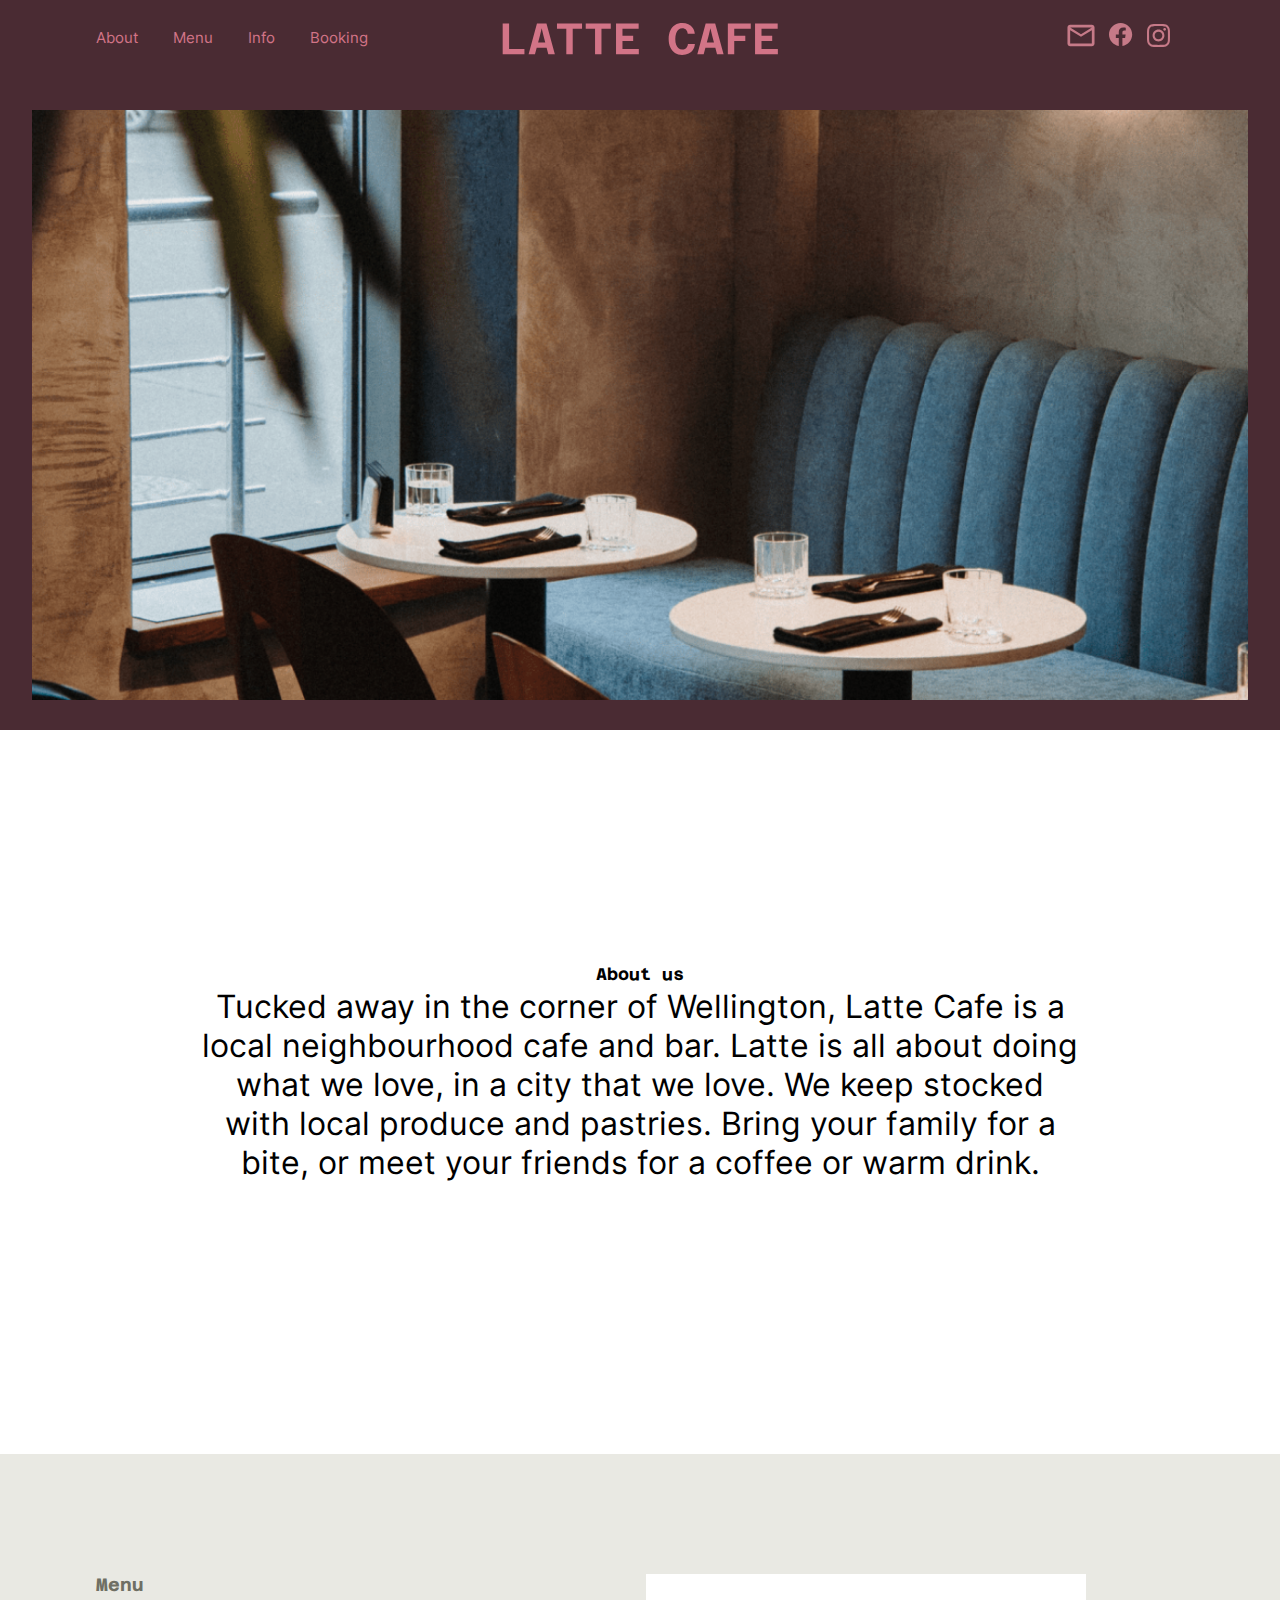
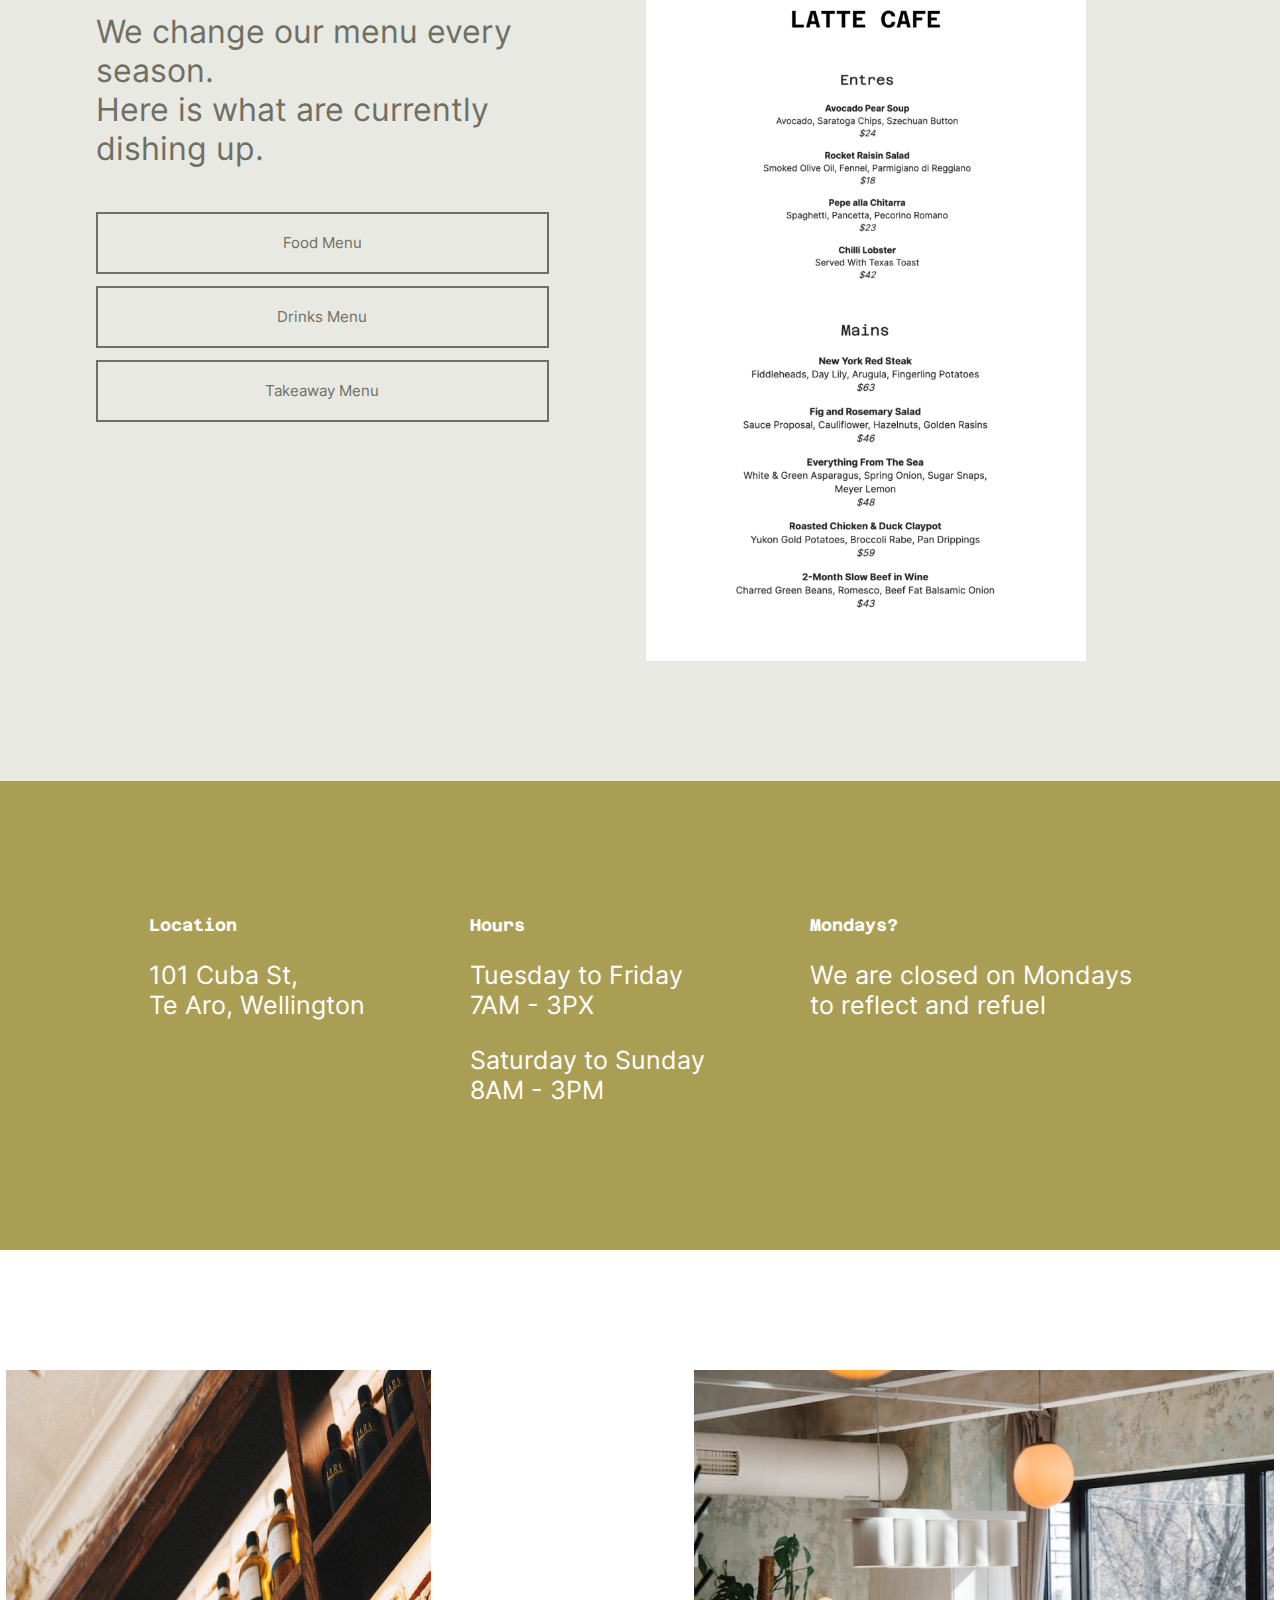
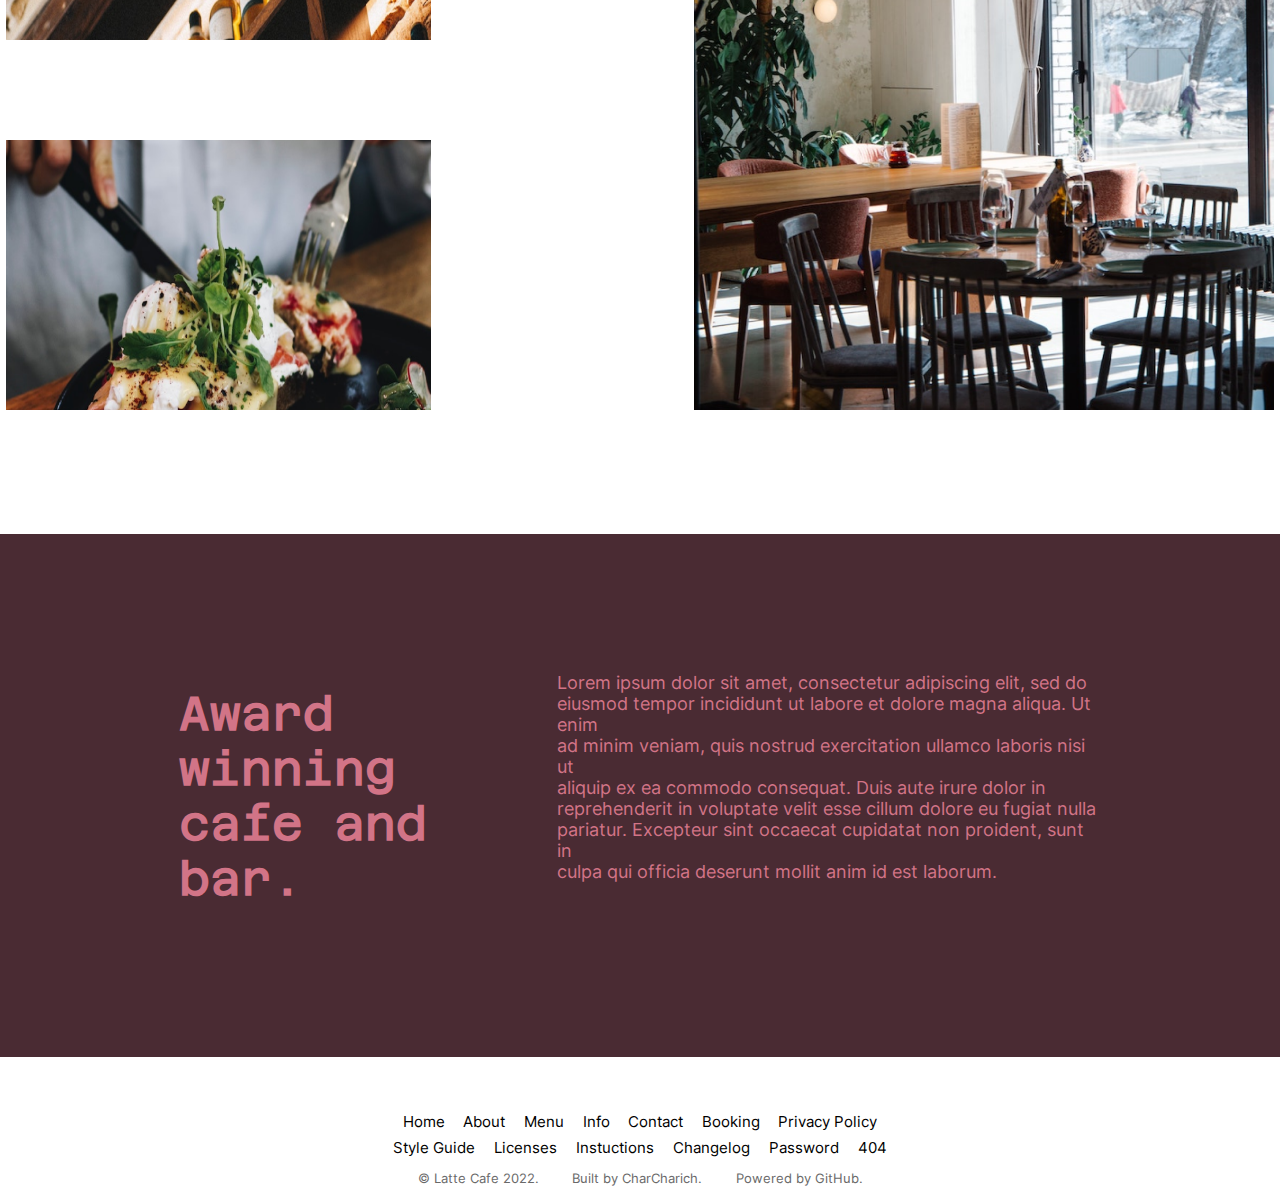
<file: lattecafe/index.html>
<!DOCTYPE html>
<html>

<head>
    <link rel="stylesheet" href="./css/style.css">
    <meta charset="utf-8">
    <meta name="viewport" content="width=device-width, initial-scale=1">
    <title>Latte Cafe</title>
</head>

<body>
    <div class="container-first-page">
        <div class="container-nav">
            <div class="logo"><img src="./images/Logo.svg"></div>
            <div class="nav">
                <div class="links">
                    <div class="link-container"><a href="#about" class="link">About</a></div>
                    <div class="link-container"><a href="#menu" class="link">Menu</a></div>
                    <div class="link-container"><a href="#info" class="link">Info</a></div>
                    <div class="link-container"><a href="#" class="link">Booking</a></div>
                </div>
                
                <div class="social-top">
                    <div class="link-social"><a href="#" class="social"><img src="./images/mail.svg" height="23px"></div></a>
                    <div class="link-social"><a href="#" class="social"><img src="./images/facebook.svg"></div></a>
                    <div class="link-social"><a href="#" class="social"><img src="./images/isnstagram.svg"></div></a>
                </div>
            </div>
        </div>
        <div class="main-image">
            <div class="first-photo">
                <img src="./images/IMAGE.png" width="120%">
                
            </div>
        </div>
        <a name="about"></a>
    </div>
    <div class="page-aboutus">
        <div class="text-aboutus">
            
            <h2>About us</h2>
            <p>Tucked away in the corner of Wellington, Latte Cafe is a<br>
                local neighbourhood cafe and bar. Latte is all about doing<br>
                what we love, in a city that we love. We keep stocked<br>
                with local produce and pastries. Bring your family for a<br>
                bite, or meet your friends for a coffee or warm drink.</p>
        </div>
    </div>
    <div class="page-menu">
        <a name="menu"></a>
        <div class="container-menu">
            <div class="menu">
                <div class="text-menu">
                    
                    <h2>Menu</h2>
                    <p>We change our menu every season.<br>
                        Here is what are currently <br>
                        dishing up.</p>
                    <div class="container-buttons">
                        <a href="#" class="button">Food Menu</a>
                        <a href="#" class="button">Drinks Menu</a>
                        <a href="#" class="button">Takeaway Menu</a>
                    </div>
                </div>
                <div class="img-menu">
                    <img src="./images/menu.png" width="664px">
                    
                </div>
            </div>
        </div>
    </div>
    
    <div class="page-location">
        <div class="graphic-work">
            <div class="text-location">
                <a name="info"></a>
                <h2>Location</h2>
                <p> 101 Cuba St,<br>
                    Te Aro, Wellington</p>
            </div>
            <div class="text-hours">
                <h2>Hours</h2>
                <p>Tuesday to Friday<br>
                    7AM - 3PX</p>
                <p> Saturday to Sunday<br>
                    8AM - 3PM</p>
            </div>
            <div class="text-mondays">
                <h2>Mondays?</h2>
                <p>We are closed on Mondays<br>
                    to reflect and refuel</p>
            </div>
        </div>
    </div>
    <div class="page-photo">
        <div class="container-photo">
            <div class="mini-photo">
                <img src="./images/first_mini_img.png">
                <img src="./images/second_mini_img.png">
            </div>
            <div class="big-photo">
                <img src="./images/big_img.png">
            </div>
        </div>
    </div>
    <div class="last-page">
        <div class="container-last-page">
            <div class="winnig-cafe">
                <div class="left-text">
                    <h1>Award winning<br>
                        cafe and bar.</h1>
                </div>
                <div class="right-text">
                    <p>Lorem ipsum dolor sit amet, consectetur adipiscing elit, sed do<br>
                        eiusmod tempor incididunt ut labore et dolore magna aliqua. Ut enim<br>
                        ad minim veniam, quis nostrud exercitation ullamco laboris nisi ut<br>
                        aliquip ex ea commodo consequat. Duis aute irure dolor in<br>
                        reprehenderit in voluptate velit esse cillum dolore eu fugiat nulla<br>
                        pariatur. Excepteur sint occaecat cupidatat non proident, sunt in<br>
                        culpa qui officia deserunt mollit anim id est laborum.</p>
                </div>
            </div>
        </div>
    </div>
    <div class="footer">
        <div class="container-footer">
            <div class="links-top">
                <a href="#" class="link-footer"><p>Home</p></a>
                <a href="#" class="link-footer"><p>About</p></a>
                <a href="#" class="link-footer"><p>Menu</p></a>
                <a href="#" class="link-footer"><p>Info</p></a>
                <a href="#" class="link-footer"><p>Contact</p></a>
                <a href="#" class="link-footer"><p>Booking</p></a>
                <a href="#" class="link-footer"><p>Privacy Policy</p></a>
            </div>
            <div class="links-midle">
                <a href="#" class="link-footer"><p>Style Guide</p></a>
                <a href="#" class="link-footer"><p>Licenses</p></a>
                <a href="#" class="link-footer"><p>Instuctions</p></a>
                <a href="#" class="link-footer"><p>Changelog</p></a>
                <a href="#" class="link-footer"><p>Password</p></a>
                <a href="#" class="link-footer"><p>404</p></a>
            </div>
            <div class="copyright">
                <p> © Latte Cafe 2022.</p>
                <p> Built by CharCharich.</p>
                <p> Powered by GitHub.</p>
            </div>
        </div>
    </div>
</body>

</html>
</file>
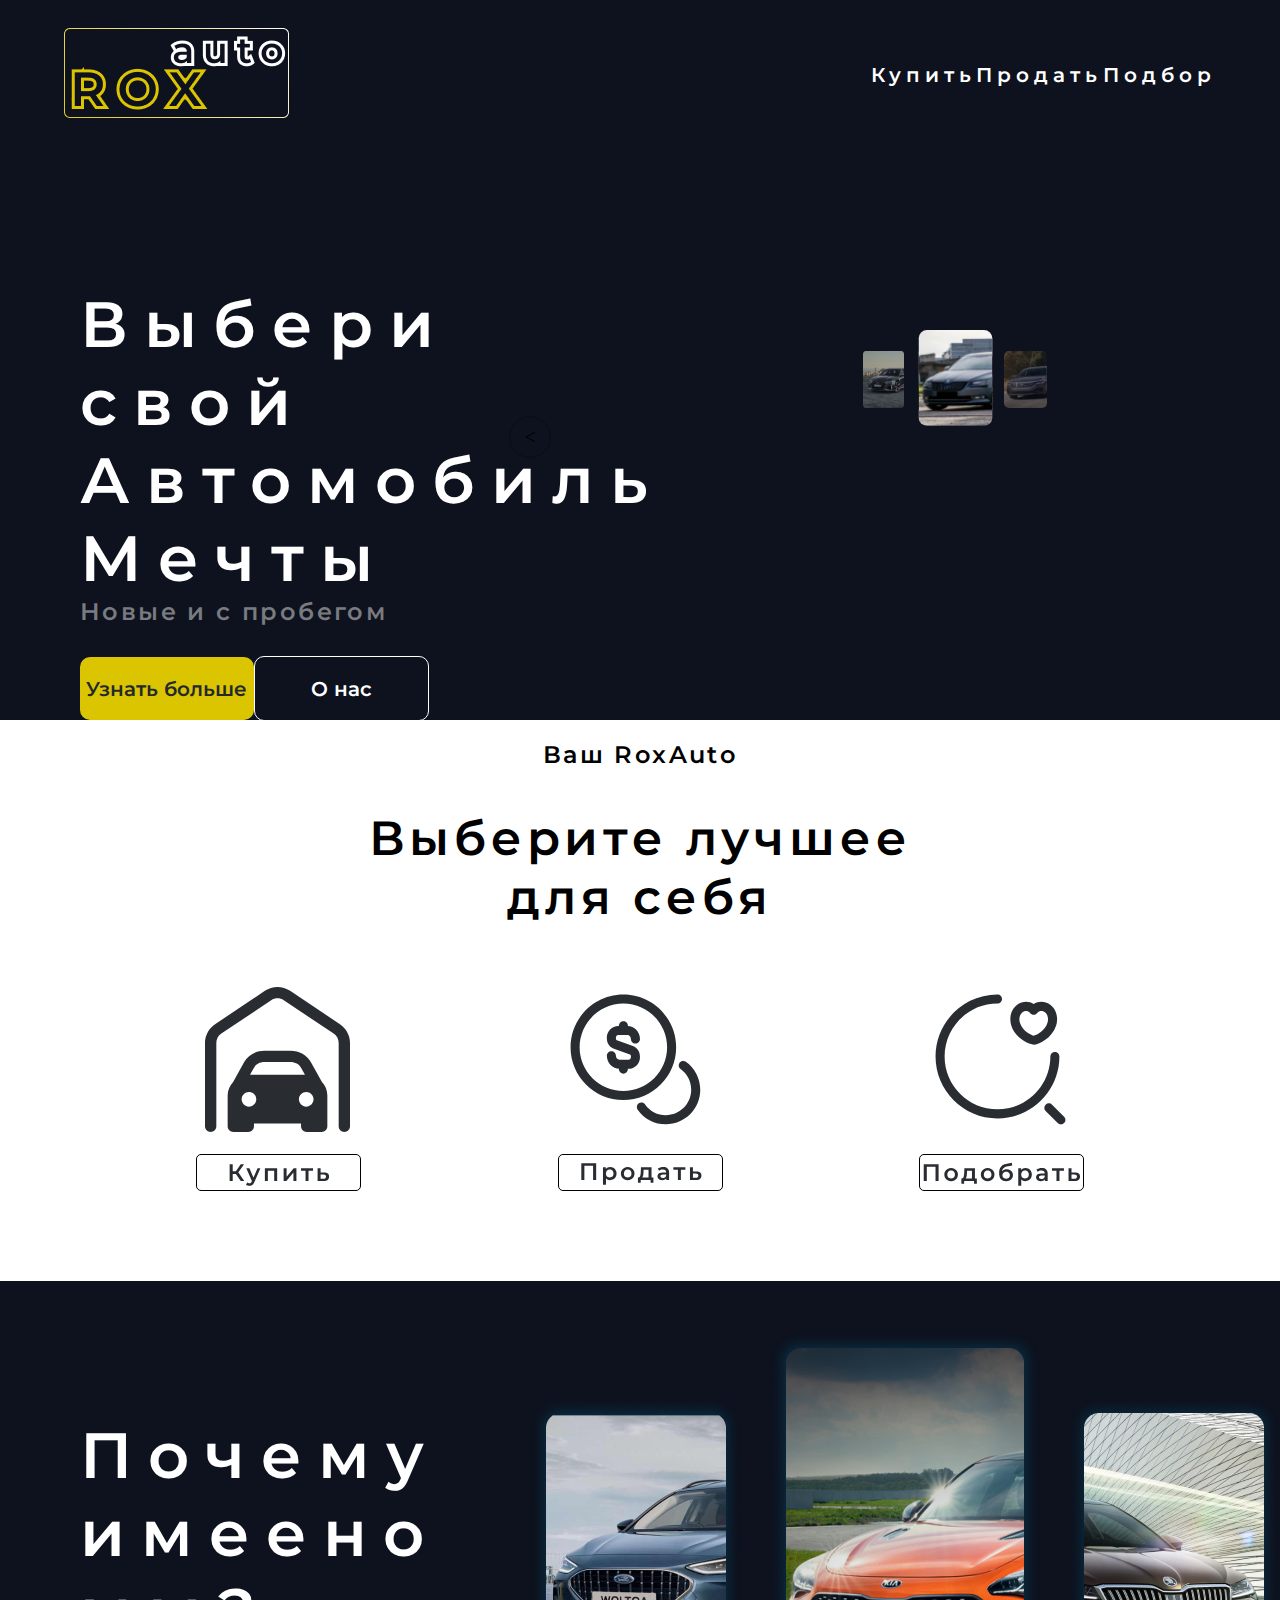
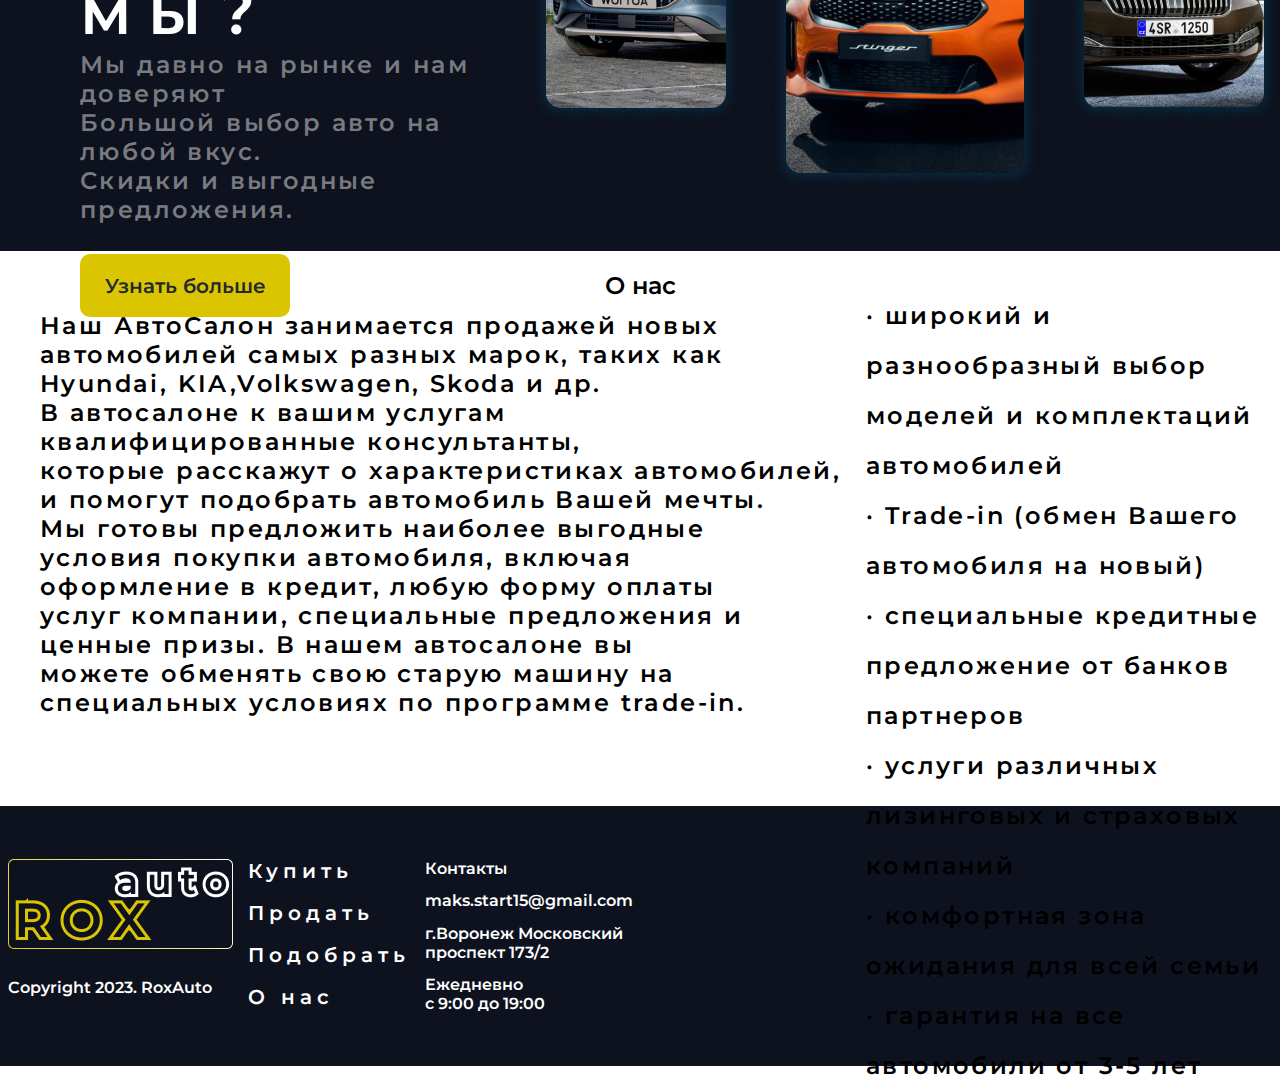
<file: web/index.html>
<!DOCTYPE html>
<html lang="en">

<head>
    <meta charset="UTF-8">
    <meta http-equiv="X-UA-Compatible" content="IE=edge">
    <meta name="viewport" content="width=device-width, initial-scale=1.0">
    <link rel="stylesheet" href="../web/css/style.css">
    <link type="image/x-icon" href="./img/ico.svg" rel="shortcut icon">
    <title>RoxAuto</title>
</head>

<body>
    <div class="nav-bar">
        <div class="container-nav">
            <div class="logo"><a href="index.html"><img src="./img/logo.png"></a></div>
            <div class="container-links">
                <div class="link-top"><a href="./pages/buy.html">Купить</a></div>
                <div class="link-top"><a href="./pages/sell.html">Продать</a></div>
                <div class="link-top"><a href="./pages/selection.html">Подбор</a></div>
            </div>
        </div>
    </div>
    <div class="top-main">
        <div class="container-text">
            <div class="top-main-left-text">
                <h1>Выбери свой<br>Автомобиль<br>Мечты</h1>
                <p>Новые и с пробегом</p>
            </div>
            <div class="nav-button-top-container">
                <div class="nav-button-top-left">
                    <a href="#">Узнать больше</a>
                </div>
                <div class="nav-button-top-right">
                    <a href="#">О нас</a>
                </div>
            </div>
        </div>
        <div class="slide hi-slide">
            <div class="hi-prev"></div>
            <div class="hi-next"></div>
            <ul>
                <li>
                    <img src="./img/audi-main.png">
                </li>
                <li>
                    <img src="./img/VW-main.svg">
                </li>
                <li>
                    <img src="./img/skoda-main.svg">
                </li>
            </ul>
            <script src="https://code.jquery.com/jquery-3.6.4.js"></script>
            <script src="js/jquery.hislide.js"></script>
            <script>$('.slide').hiSlide()</script>

        </div>
    </div>
    <div class="second-page">
        <div class="yours-roxauto">Ваш RoxAuto</div>
        <div class="chose-yours-car">Выберите лучшее </br>для себя</div>
        <div class="second-page-ico">
            <a href="./pages/buy.html"><img src="./img/buy-ico.svg"></a>
            <a href="./pages/sell.html"><img src="./img/sell-ico.svg"></a>
            <a href="./pages/selection.html"><img src="./img/select-ico.svg"></a>
        </div>
    </div>
    <div class="third-page">
        <div class="top-main">
            <div class="container-text">
                <div class="top-main-left-text">
                    <h1>Почему </br>имеено мы?</h1>
                    <p>Мы давно на рынке и нам доверяют</p>
                    <p>Большой выбор авто на любой вкус.</p>
                    <p>Скидки и выгодные предложения.</p>
                </div>
                <div class="nav-button-top-container">
                    <div class="nav-button-top-left">
                        <a href="#">Узнать больше</a>
                    </div>

                </div>
            </div>
            <div class="mid-right-img-car"><img src="./img/right-img-car-mid.png"></div>
        </div>
    </div>
    <div class="fourd-page">
        <p>О нас</p>
        <div class="about-us">
            <div class="about-us-text">
                <div class="left-text-about">
                    <p>Наш АвтоСалон занимается продажей новых</br>
                        автомобилей самых разных марок, таких как</br>
                        Hyundai, KIA,Volkswagen, Skoda и др.</br>
                        В автосалоне к вашим услугам</br>
                        квалифицированные консультанты, </br>
                        которые расскажут о характеристиках автомобилей,</br>
                        и помогут подобрать автомобиль Вашей мечты.</br>
                        Мы готовы предложить наиболее выгодные</br>
                        условия покупки автомобиля, включая</br>
                        оформление в кредит, любую форму оплаты</br>
                        услуг компании, специальные предложения и</br>
                        ценные призы. В нашем автосалоне вы</br>
                        можете обменять свою старую машину на</br>
                        специальных условиях по программе trade-in.</p>
                </div>
                <div class="right-text-about">
                    <p>· широкий и разнообразный выбор моделей и комплектаций автомобилей<br>
                        · Trade-in (обмен Вашего автомобиля на новый)<br>
                        · специальные кредитные предложение от банков партнеров<br>
                        · услуги различных лизинговых и страховых компаний<br>
                        · комфортная зона ожидания для всей семьи<br>
                        · гарантия на все автомобили от 3-5 лет
                    </p>
                </div>
            </div>
        </div>

    </div>
    <div class="footer">
        <div class="footer-flex">
            <div class="foot-left"><img src="./img/logo.png">
                <p>Copyright 2023. RoxAuto</p>
            </div>
            <div class="foot-links">
                <div class="links-footer">
                    <a href="#" class="link">Купить</a>
                    <a href="#" class="link">Продать</a>
                    <a href="#" class="link">Подобрать</a>
                    <a href="#" class="link">О нас</a>
                </div>
            </div>
            <div class="contact">
                <h1>Контакты</h1>
                <p>maks.start15@gmail.com</p>
                <P>г.Воронеж Московский<br> проспект 173/2</P>
                <p>Ежедневно<br> с 9:00 до 19:00</p>
            </div>
        </div>

    </div>



</body>

</html>
</file>
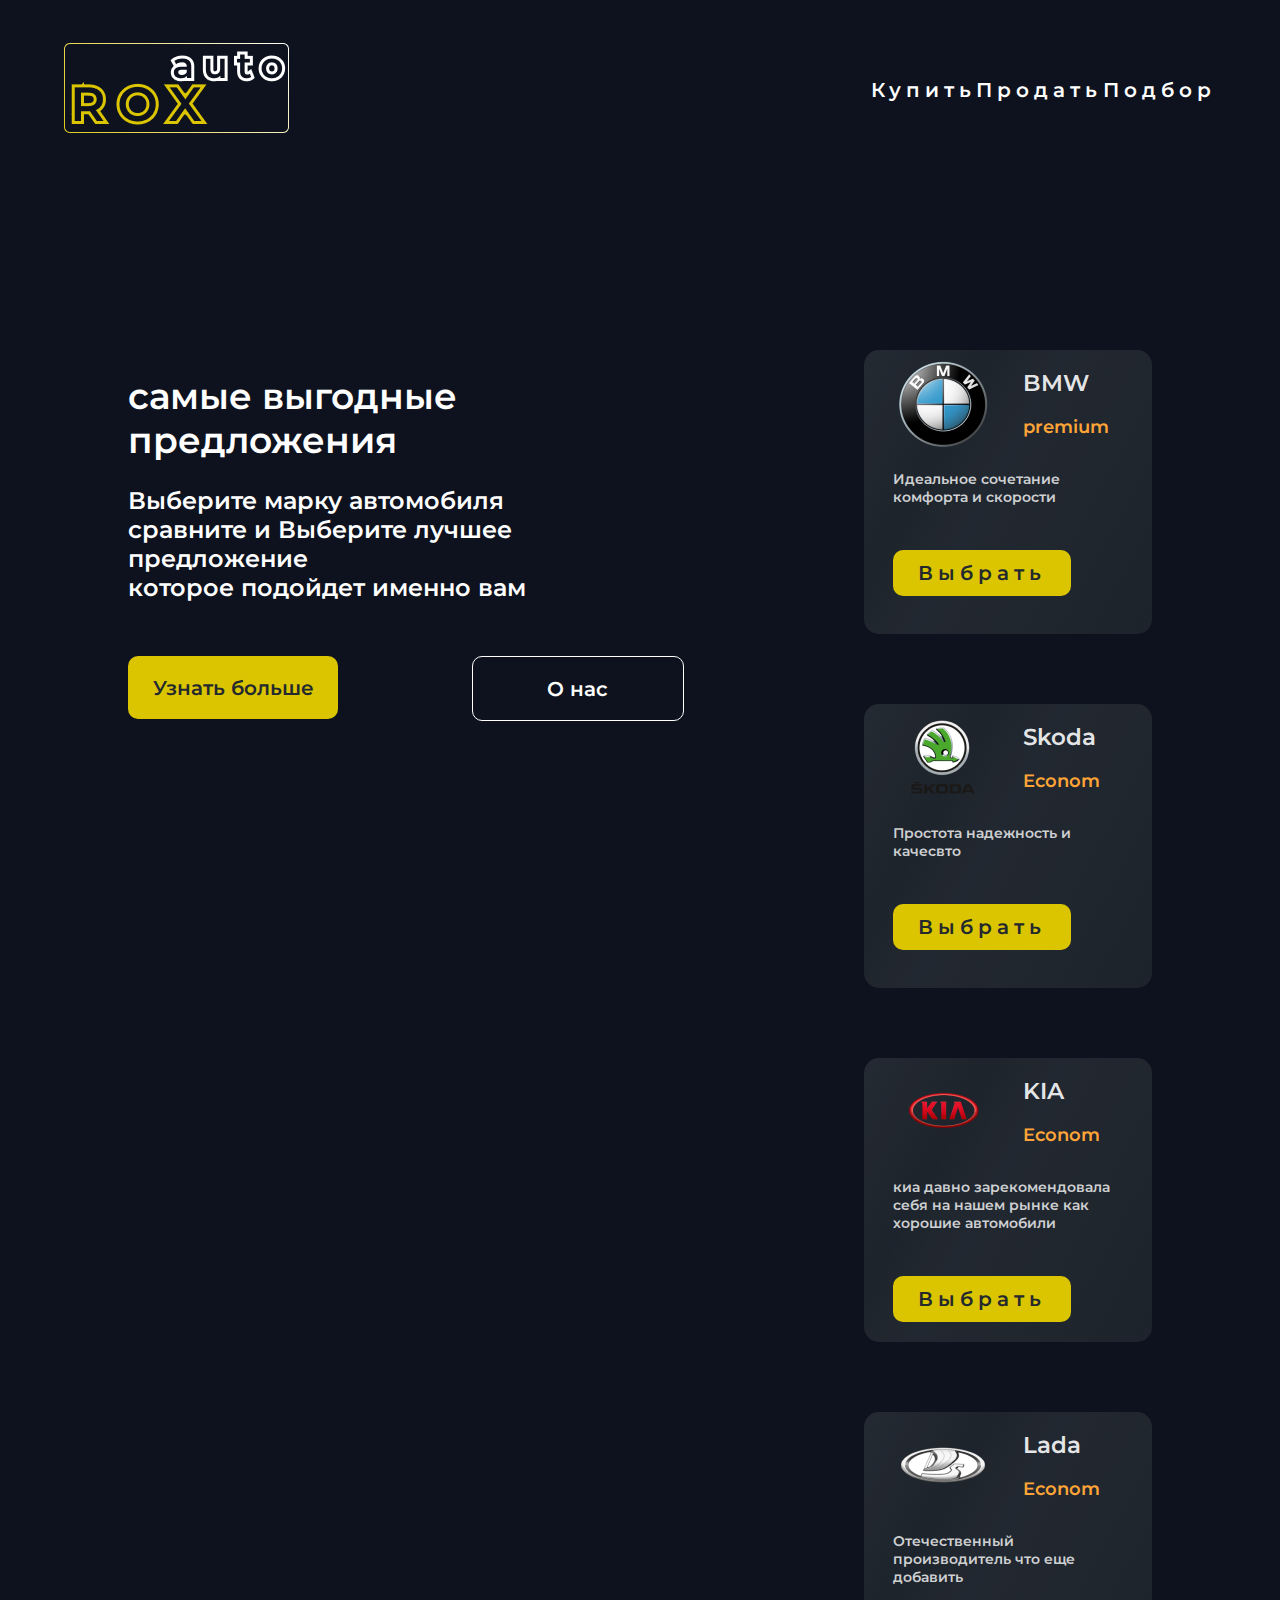
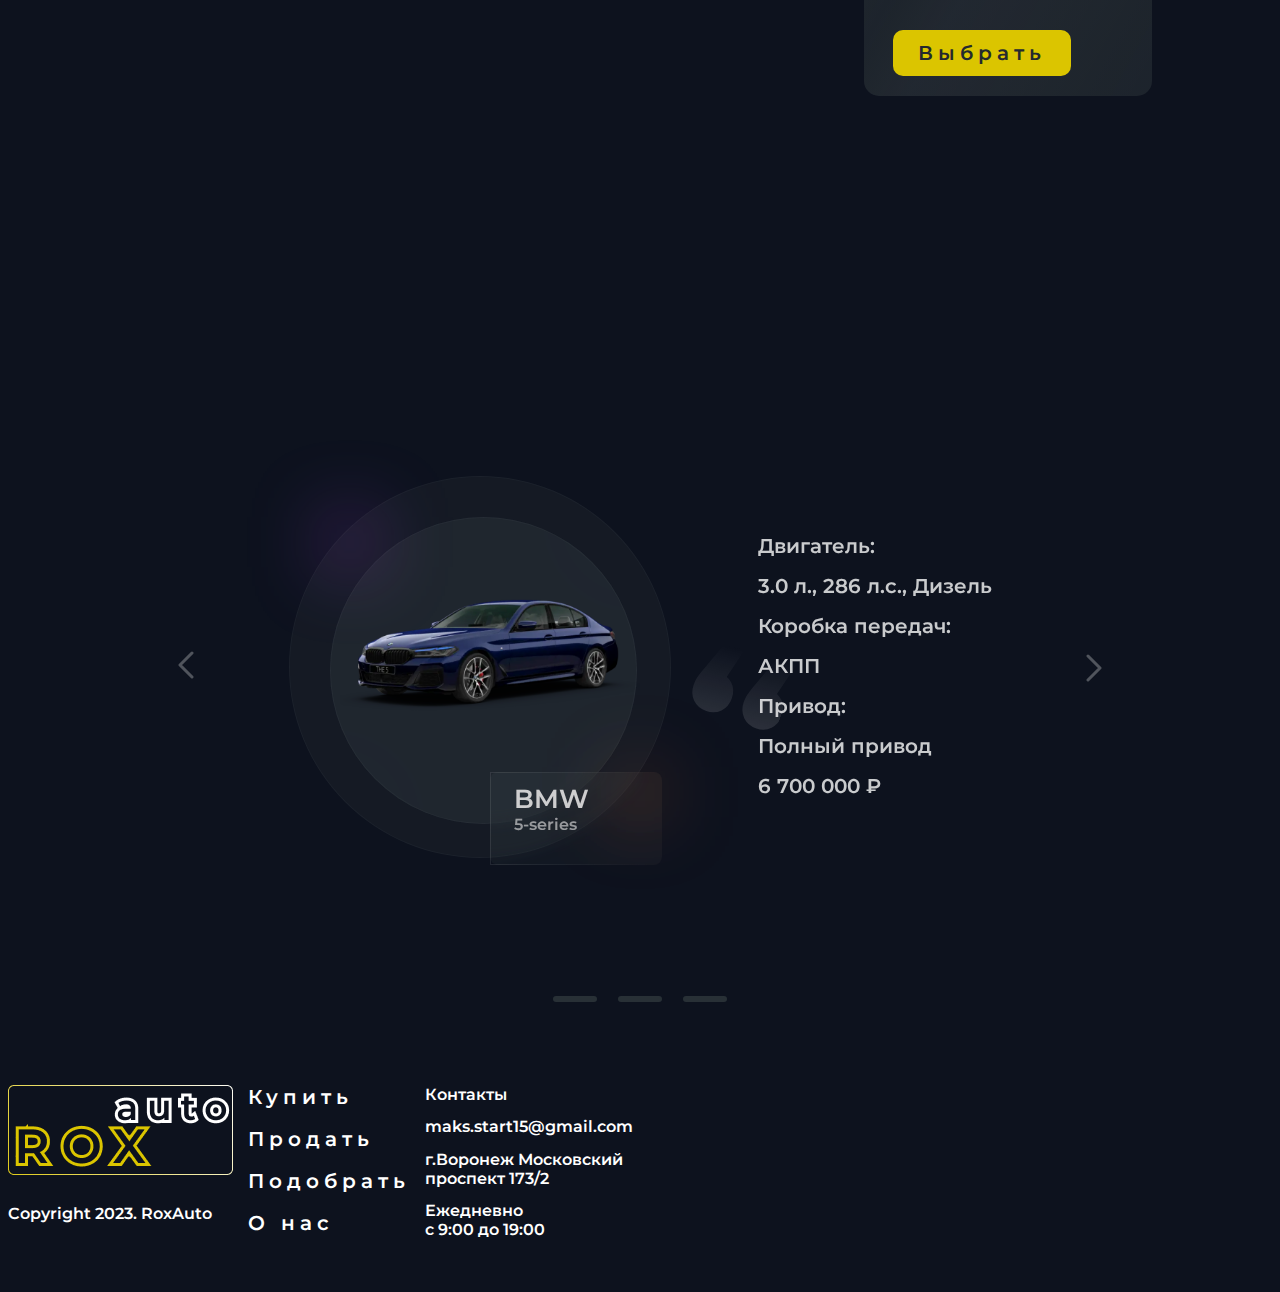
<file: web/pages/buy.html>
<!DOCTYPE html>
<html>

<head>
    <link rel="stylesheet" href="../css/buy.css">
    <link rel="stylesheet" href="../css/peppermint.required.css">
    <meta charset="utf-8">
    <meta name="viewport" content="width=device-width, initial-scale=1">
    <title>My stack</title>
</head>

<body>
    <div class="nav-bar">
        <div class="container-nav">
            <div class="logo"><a href="../index.html"><img src="../img/logo.png"></a></div>
            <div class="container-links">
                <div class="link-top"><a href="buy.html">Купить</a></div>
                <div class="link-top"><a href="../pages/sell.html">Продать</a></div>
                <div class="link-top"><a href="../pages/selection.html">Подбор</a></div>
            </div>
        </div>
    </div>
    <div class="container-newcomer-tools">
        <div class="third-page">
            <div class="newcomer-tools">
                <div class="text-newcomer">
                    <h1>самые выгодные предложения</h1>
                    <p>Выберите марку автомобиля<br>
                        сравните и Выберите лучшее предложение<br>
                         которое подойдет именно вам<br>
                        </p>
                    </div>
                    <div class="nav-button-top-container">
                        <div class="nav-button-top-left">
                            <a href="#">Узнать больше</a>
                        </div>
                        <div class="nav-button-top-right">
                            <a href="#">О нас</a>
                        </div>
                    </div>
            </div>

            


            <div class="right-tools">
                <div class="new-tools">
                    <div class="tools"><img src="../img/BMW.png">
                        <div class="name-tools">
                            <h2>BMW</h2>
                            <div class="note-tools">
                                <p> premium</p>
                            </div>
                        </div>
                    </div>
                    <p class="about-new-tools">Идеальное сочетание комфорта и скорости</p>
                    <div class="bot-buttons"> 
                        <a id="car1" class="nav-button sign-up search">Выбрать</a>
                    </div>
                </div>

                <div class="new-tools">
                    <div class="tools"><img src="../img/Skoda (1).png">
                        <div class="name-tools">
                            <h2>Skoda</h2>
                            <div class="note-tools">
                                <p>Econom</p>
                            </div>
                        </div>
                    </div>
                    <p class="about-new-tools">Простота надежность и качесвто </p>
                    <div class="bot-buttons">
                        
                        <a id="car2" class="nav-button sign-up search">Выбрать</a>
                    </div>
                </div>

                <div class="new-tools">
                    <div class="tools"><img src="../img/Kia.png">
                        <div class="name-tools">
                            <h2>KIA</h2>
                            <div class="note-tools">
                                <p> Econom</p>
                            </div>
                        </div>
                    </div>
                    <p class="about-new-tools">киа давно зарекомендовала себя на нашем рынке как хорошие автомобили</p>
                    <div class="bot-buttons">
                        
                        <a id="car3" class="nav-button sign-up search">Выбрать</a>
                    </div>
                </div>

                <div class="new-tools">
                    <div class="tools"><img src="../img/Lada.png">
                        <div class="name-tools">
                            <h2>Lada</h2>
                            <div class="note-tools">
                                <p>Econom</p>
                            </div>
                        </div>
                    </div>
                    <p class="about-new-tools">Отечественный производитель что еще добавить</p>
                    <div class="bot-buttons">
                        
                        <a id="car4" class="nav-button sign-up search">Выбрать</a>
                    </div>
                </div>
            </div>
        </div>
    </div>

    <div class="container-person">
        <div class="main-container-person">
            <button id="left-arr" class="left-arrow">
                <svg width="16" height="28" viewBox="0 0 16 28" fill="none" xmlns="http://www.w3.org/2000/svg">
                    <path class="left-arrow-svg" d="M14 26L2 14L14 2" stroke="#FFFFFF47" stroke-opacity="1"
                        stroke-width="3" stroke-linecap="round" stroke-linejoin="round" />
                </svg>

            </button>
            <div class="peppermint peppermint-inactive" id="peppermint">
                <div class="person">
                    <div class="circle-container">
                        <div class="bg-circle">
                            <div class="person-photo">
                                <img src="../img/bmw/series5.png" width="300px">
                            </div>
                            <div class="name-person">
                                <div class="about-person">
                                    <h2>BMW</h2>
                                    <p>5-series</p>
                                </div>
                            </div>
                            <div class="bg-circle2"></div>
                            <div class="bg-circle3 bg-circle-light"></div>
                            <div class="bg-circle4 bg-circle-light"></div>
                        </div>
                    </div>
                    <div class="right-text-person">
                        <p>Двигатель:<br>
                            3.0 л., 286 л.с., Дизель<br>
                            Коробка передач:<br>
                            АКПП<br>
                            Привод:<br>
                            Полный привод<br>
                            6 700  000 ₽<br></p>
                        <div class="up-pointer">
                            <p>“</p>
                        </div>
                    </div>
                </div>
                <div class="person">
                    <div class="circle-container">
                        <div class="bg-circle">
                            <div class="person-photo">
                                <img src="../img/bmw/series3.png" width="300px">
                            </div>
                            <div class="name-person">
                                <div class="about-person">
                                    <h2>BMW</h2>
                                    <p>3-series</p>
                                </div>
                            </div>
                            <div class="bg-circle2"></div>
                            <div class="bg-circle3 bg-circle-light"></div>
                            <div class="bg-circle4 bg-circle-light"></div>
                        </div>
                    </div>
                    <div class="right-text-person">
                        <p>Двигатель:<br>
                            2.0 л., 190 л.с., Бензин<br>
                            Коробка передач:<br>
                            АКПП<br>
                            Привод:<br>
                            Задний привод<br>
                            6 700  000 ₽<br></p>
                        <div class="up-pointer">
                            <p>“</p>
                        </div>
                    </div>

                </div>
                <div class="person">
                    <div class="circle-container">
                        <div class="bg-circle">
                            <div class="person-photo">
                                <img src="../img/bmw/x3.png" width="300px">
                            </div>
                            <div class="name-person">
                                <div class="about-person">
                                    <h2>BMW</h2>
                                    <p>X3-series</p>
                                </div>
                            </div>
                            <div class="bg-circle2"></div>
                            <div class="bg-circle3 bg-circle-light"></div>
                            <div class="bg-circle4 bg-circle-light"></div>
                        </div>
                    </div>
                    <div class="right-text-person">
                        <p>Двигатель:<br>
                            2.0 л., 184 л.с., Бензин<br>
                            Коробка передач:<br>
                            АКПП<br>
                            Привод:<br>
                            Полный привод<br>
                            4 300 000 ₽<br></p>
                        <div class="up-pointer">
                            <p>“</p>
                        </div>
                    </div>

                </div>
            </div>
            <button id="right-arr" class="right-arrow">
                <svg width="16" height="28" viewBox="0 0 16 28" fill="none" xmlns="http://www.w3.org/2000/svg">
                    <path class="right-arrow-svg" d="M14 26L2 14L14 2" stroke="#FFFFFF47" stroke-opacity="1"
                        stroke-width="3" stroke-linecap="round" stroke-linejoin="round" />
                </svg>
            </button>
        </div>
        <div class="bot-sliders">
            <div id="slides1" class="rectangle"></div>
            <div id="slides2" class="rectangle"></div>
            <div id="slides3" class="rectangle"></div>
        </div>
    </div>

    
    <div class="footer">
        <div class="footer-flex">
            <div class="foot-left"><img src="../img/logo.png">
                <p>Copyright 2023. RoxAuto</p>
            </div>
            <div class="foot-links">
                <div class="links-footer">
                    <a href="#" class="link">Купить</a>
                    <a href="#" class="link">Продать</a>
                    <a href="#" class="link">Подобрать</a>
                    <a href="#" class="link">О нас</a>
                </div>
            </div>
            <div class="contact">
                <h1>Контакты</h1>
                <p>maks.start15@gmail.com</p>
                <P>г.Воронеж Московский<br> проспект 173/2</P>
                <p>Ежедневно<br> с 9:00 до 19:00</p>
            </div>
        </div>

    </div>
    </div>

    </div>
    </div>
    </div>
</body>
<script src="https://code.jquery.com/jquery-3.6.0.min.js"
    integrity="sha256-/xUj+3OJU5yExlq6GSYGSHk7tPXikynS7ogEvDej/m4=" crossorigin="anonymous"></script>
<script src="../js/peppermint.min.js"></script>
<script src="../js/script.js"></script>

</html>
</file>
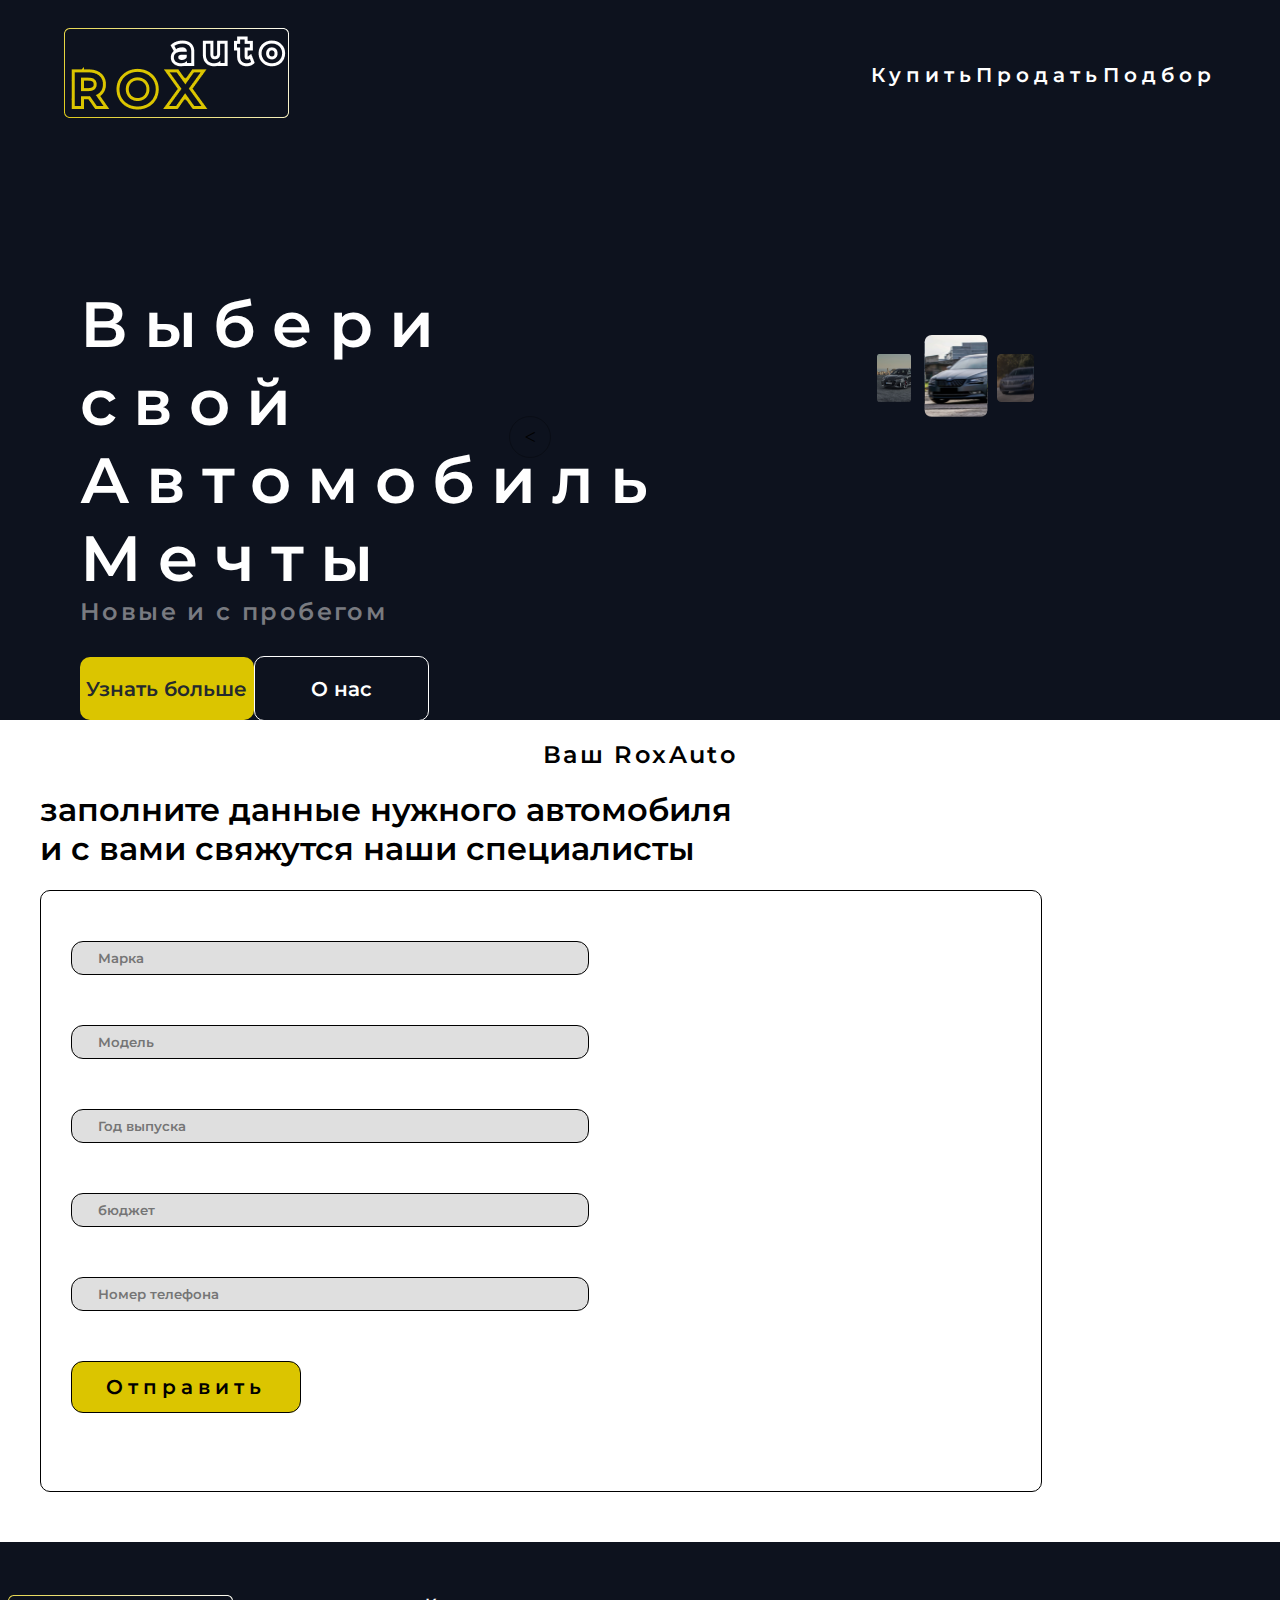
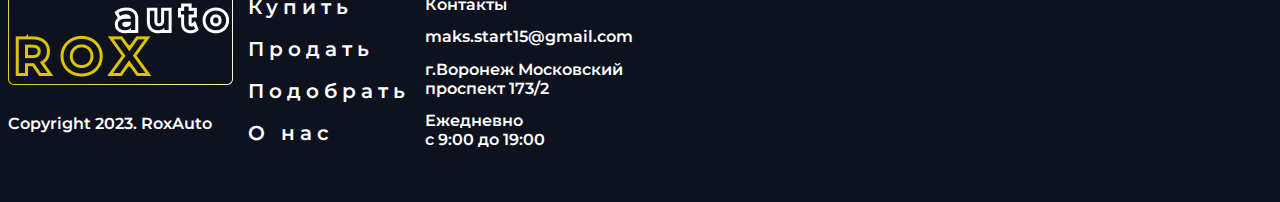
<file: web/pages/selection.html>
<!DOCTYPE html>
<html lang="en">

<head>
    <meta charset="UTF-8">
    <meta http-equiv="X-UA-Compatible" content="IE=edge">
    <meta name="viewport" content="width=device-width, initial-scale=1.0">
    <link rel="stylesheet" href="../css/selection.css">
    <link type="image/x-icon" href="../img/ico.svg" rel="shortcut icon">
    <title>RoxAuto</title>
</head>

<body>
    <div class="nav-bar">
        <div class="container-nav">
            <div class="logo"><a href="../index.html"><img src="../img/logo.png"></a></div>
            <div class="container-links">
                <div class="link-top"><a href="../pages/buy.html">Купить</a></div>
                <div class="link-top"><a href="../pages/sell.html">Продать</a></div>
                <div class="link-top"><a href="../pages/selection.html">Подбор</a></div>
            </div>
        </div>
    </div>
    <div class="top-main">
        <div class="container-text">
            <div class="top-main-left-text">
                <h1>Выбери свой<br>Автомобиль<br>Мечты</h1>
                <p>Новые и с пробегом</p>
            </div>
            <div class="nav-button-top-container">
                <div class="nav-button-top-left">
                    <a href="#">Узнать больше</a>
                </div>
                <div class="nav-button-top-right">
                    <a href="#">О нас</a>
                </div>
            </div>
        </div>
        <div class="slide hi-slide">
            <div class="hi-prev"></div>
            <div class="hi-next"></div>
            <ul>
                <li>
                    <img src="../img/audi-main.png">
                </li>
                <li>
                    <img src="../img/VW-main.svg">
                </li>
                <li>
                    <img src="../img/skoda-main.svg">
                </li>
            </ul>
            <script src="https://code.jquery.com/jquery-3.6.4.js"></script>
            <script src="../js/jquery.hislide.js"></script>
            <script>$('.slide').hiSlide()</script>

        </div>
    </div>
    <div class="second-page">
        <div class="yours-roxauto">Ваш RoxAuto</div>
        <div class="ssel_info">
            <h1>заполните данные нужного автомобиля<br>
                и с вами свяжутся наши специалисты</h1>
            <div class="about_car">
                <div class="info_car">
                    <div class="join-search-top">
                        <input class="main-input" type="text" placeholder="Марка">
                    </div>
                    <div class="join-search-top">
                        <input class="main-input" type="text" placeholder="Модель">
                    </div>
                    <div class="join-search-top">
                        <input class="main-input" type="text" placeholder="Год выпуска">
                    </div>
                    <div class="join-search-top">
                        <input class="main-input" type="text" placeholder="бюджет">
                    </div>
                    <div class="join-search-top">
                        <input class="main-input" type="text" placeholder="Номер телефона">
                    </div>
                    <div class="btn-input"><a href="#">Oтправить</a></div>
                </div>
            </div>
        </div>
    </div>
    
    <div class="footer">
        <div class="footer-flex">
            <div class="foot-left"><img src="../img/logo.png">
                <p>Copyright 2023. RoxAuto</p>
            </div>
            <div class="foot-links">
                <div class="links-footer">
                    <a href="#" class="link">Купить</a>
                    <a href="#" class="link">Продать</a>
                    <a href="#" class="link">Подобрать</a>
                    <a href="#" class="link">О нас</a>
                </div>
            </div>
            <div class="contact">
                <h1>Контакты</h1>
                <p>maks.start15@gmail.com</p>
                <P>г.Воронеж Московский<br> проспект 173/2</P>
                <p>Ежедневно<br> с 9:00 до 19:00</p>
            </div>
        </div>

    </div>



</body>

</html>
</file>
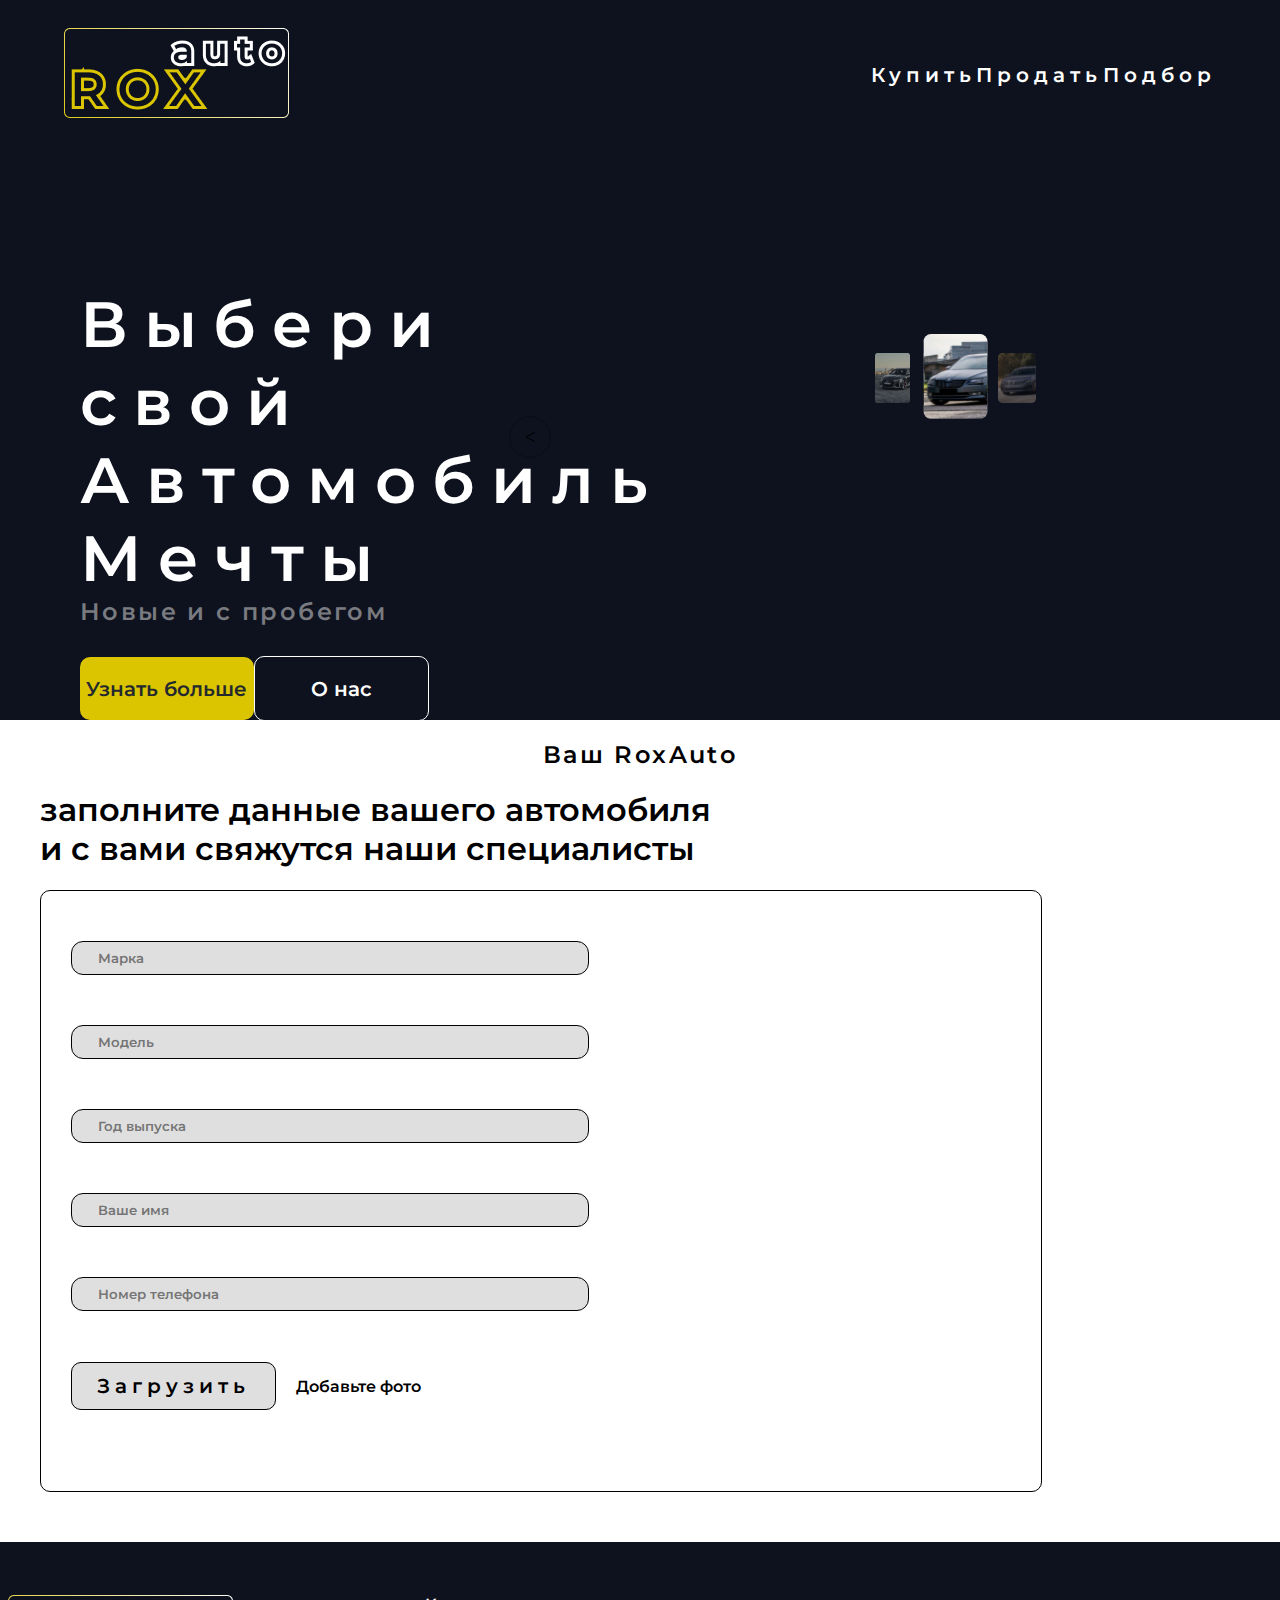
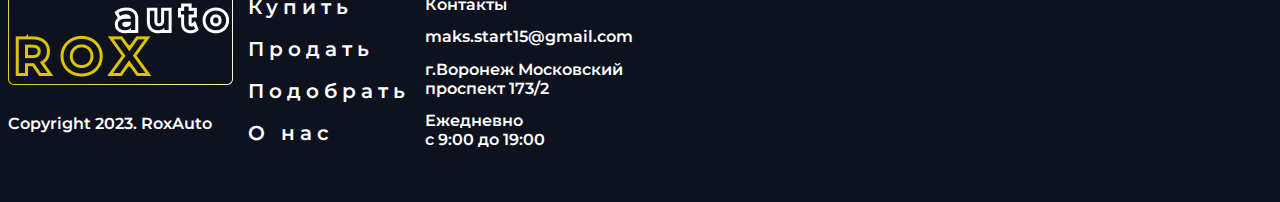
<file: web/pages/sell.html>
<!DOCTYPE html>
<html lang="en">

<head>
    <meta charset="UTF-8">
    <meta http-equiv="X-UA-Compatible" content="IE=edge">
    <meta name="viewport" content="width=device-width, initial-scale=1.0">
    <link rel="stylesheet" href="../css/sell.css">
    <link type="image/x-icon" href="../img/ico.svg" rel="shortcut icon">
    <title>RoxAuto</title>
</head>

<body>
    <div class="nav-bar">
        <div class="container-nav">
            <div class="logo"><a href="../index.html"><img src="../img/logo.png"></a></div>
            <div class="container-links">
                <div class="link-top"><a href="../pages/buy.html">Купить</a></div>
                <div class="link-top"><a href="../pages/sell.html">Продать</a></div>
                <div class="link-top"><a href="../pages/selection.html">Подбор</a></div>
            </div>
        </div>
    </div>
    <div class="top-main">
        <div class="container-text">
            <div class="top-main-left-text">
                <h1>Выбери свой<br>Автомобиль<br>Мечты</h1>
                <p>Новые и с пробегом</p>
            </div>
            <div class="nav-button-top-container">
                <div class="nav-button-top-left">
                    <a href="#">Узнать больше</a>
                </div>
                <div class="nav-button-top-right">
                    <a href="#">О нас</a>
                </div>
            </div>
        </div>
        <div class="slide hi-slide">
            <div class="hi-prev"></div>
            <div class="hi-next"></div>
            <ul>
                <li>
                    <img src="../img/audi-main.png">
                </li>
                <li>
                    <img src="../img/VW-main.svg">
                </li>
                <li>
                    <img src="../img/skoda-main.svg">
                </li>
            </ul>
            <script src="https://code.jquery.com/jquery-3.6.4.js"></script>
            <script src="../js/jquery.hislide.js"></script>
            <script>$('.slide').hiSlide()</script>

        </div>
    </div>
    <div class="second-page">
        <div class="yours-roxauto">Ваш RoxAuto</div>
        <div class="ssel_info">
            <h1>заполните данные вашего автомобиля<br>
                и с вами свяжутся наши специалисты</h1>
            <div class="about_car">
                <div class="info_car">
                    <div class="join-search-top">
                        <input class="main-input" type="text" placeholder="Марка">
                    </div>
                    <div class="join-search-top">
                        <input class="main-input" type="text" placeholder="Модель">
                    </div>
                    <div class="join-search-top">
                        <input class="main-input" type="text" placeholder="Год выпуска">
                    </div>
                    <div class="join-search-top">
                        <input class="main-input" type="text" placeholder="Ваше имя">
                    </div>
                    <div class="join-search-top">
                        <input class="main-input" type="text" placeholder="Номер телефона">
                    </div>
                    <div class="add-photo">
                        <p> Добавьте фото</p>
                        <div class="add-photo-link">
                            <a href="#" class="nav-button-top-a">Загрузить</a>
                        </div>
                    </div>
                </div>
            </div>
        </div>
    </div>

    <div class="footer">
        <div class="footer-flex">
            <div class="foot-left"><img src="../img/logo.png">
                <p>Copyright 2023. RoxAuto</p>
            </div>
            <div class="foot-links">
                <div class="links-footer">
                    <a href="#" class="link">Купить</a>
                    <a href="#" class="link">Продать</a>
                    <a href="#" class="link">Подобрать</a>
                    <a href="#" class="link">О нас</a>
                </div>
            </div>
            <div class="contact">
                <h1>Контакты</h1>
                <p>maks.start15@gmail.com</p>
                <P>г.Воронеж Московский<br> проспект 173/2</P>
                <p>Ежедневно<br> с 9:00 до 19:00</p>
            </div>
        </div>

    </div>



</body>

</html>
</file>
<file: antool/css/style.css>
@font-face {
    font-family: 'Poppins-semiBold';
    src: local('Poppins'), url(../fonts/Poppins-SemiBold.ttf) format('truetype');
    font-weight: initial;
}

@font-face {
    font-family: 'Poppins-regular';
    src: local('Poppins'), url(../fonts/Poppins-Regular.ttf) format('truetype');
    font-weight: initial;
}

@font-face {
    font-family: 'Poppins-medium';
    src: local('Poppins'), url(../fonts/Poppins-Medium.ttf) format('truetype');
    font-weight: initial;
}

@font-face {
    font-family: 'Lora-medium', serif;
    src: local('Lora'), url(../fonts/Lora-Medium.ttf) format('truetype');
    font-weight: initial;
}

body {
    margin: 0;
    background-color: #1E252B;
}

A {
    color: rgba(255, 255, 255, 0.55);
    ;
    text-decoration: none;
}

input:focus-visible {
    outline: none;
}

strong {
    color: rgba(255, 110, 48, 1);
}

button {
    background: none;
    cursor: pointer;
    border-radius: 0;
    border: none;
    font-weight: initial;
}

button:focus {
    outline: 0
}

* {
    -webkit-touch-callout: none;
    -webkit-user-select: none;
    -khtml-user-select: none;
    -moz-user-select: none;
    -ms-user-select: none;
    user-select: none;

}

.container {
    margin: 30px 7%;
}

.logo {
    font-family: 'Poppins-semiBold';
    font-size: 22px;
    display: flex;
    align-items: center;
    justify-content: space-around;
    width: 150px;
    color: rgba(255, 255, 255, 0.9);

}

.container-nav {
    margin-top: 30px;
}

.nav {
    display: flex;
    width: 100%;
    align-items: center;
    justify-content: space-between;
}

.links {
    display: flex;
    width: 35%;
    justify-content: space-evenly;
    align-items: center;
    font-family: 'Poppins-medium';
    font-size: 13px;
}

.container-login {
    display: flex;
    font-family: 'Poppins-semiBold';
    font-size: 14px;
}

.nav-button {
    padding: 11px 25px;
    border-radius: 10px;

}

.sign-up {
    background: rgba(255, 110, 48, 1);
    color: white;
}

.top-text {
    color: rgba(255, 255, 255, 0.9);
    font-family: 'Poppins-medium';
    margin-top: 100px;

}

.top-text h1 {
    font-size: 40px;
    line-height: 150%;
}

.top-text p {
    color: rgba(255, 255, 255, 0.55);
    font-size: 14px;
    line-height: 30px;
}

.container-main {
    display: flex;
    justify-content: space-between;
    ;
    margin-left: 7%;
}

.main-search {
    padding: 7px 8px;
    background: linear-gradient(0deg, #283036, #283036),
        linear-gradient(90.89deg, rgba(255, 255, 255, 0.1) -1.67%, rgba(255, 255, 255, 0) 103.73%);
    border-radius: 12px;
    display: flex;
    align-items: center;
    justify-content: space-between;
    margin-top: 50px;
}

.main-input {
    margin: 0 16px;
    background: none;
    border: none;
    color: rgba(255, 255, 255, 0.38);
    font-family: 'Poppins-regular';
    width: 60%;
}

.search {
    padding: 11px 35px;
}

.icon-search {
    margin-left: 10px;
    width: 25px;
}

.social {
    margin-top: 50px;
    display: flex;
    width: 50%;
    align-items: center;
    justify-content: space-evenly;
}

.second-page {
    display: flex;
    align-items: center;
    justify-content: center;
    flex-direction: column;

}

.text-second {
    display: flex;
    flex-direction: column;
    justify-content: center;
}

.text-second h1 {
    font-family: 'Poppins-medium';
    color: rgba(255, 255, 255, 0.9);
    font-size: 54px;
    margin-top: 190px;
}

.text-second p {
    font-family: 'Poppins-medium';
    color: rgba(255, 255, 255, 0.55);
    font-size: 18px;
    text-align: center;
}

.container-tools {
    width: 390px;
    border-radius: 15px;
    background: linear-gradient(0deg, rgba(40, 48, 54, 0.6), rgba(40, 48, 54, 0.6)),
        linear-gradient(118.49deg, rgba(255, 255, 255, 0.08) -2.11%, rgba(255, 255, 255, 0) 28.55%, rgba(255, 255, 255, 0.05) 44.69%, rgba(255, 255, 255, 0) 96.78%);
    ;
    display: flex;
    flex-direction: column;
    align-items: center;
    transition: transform 0.3s cubic-bezier(0.39, 0.575, 0.565, 1);
    overflow: hidden;
    height: 294px;
    margin-bottom: 80px;
}

.container-tools::before {
    transition: height 0.3s cubic-bezier(0.45, 0.05, 0.24, 0.83);
    ;
    transition: width 0.3s cubic-bezier(0.45, 0.05, 0.24, 0.83);
    ;
    width: 0;
    height: 0;
    content: " ";
}

.container-tools:hover {
    transform: translateY(-15px);
    transition: transform 0.3s cubic-bezier(0.39, 0.575, 0.565, 1);
}

.container-tools:hover::before {
    position: absolute;
    top: 5px;
    right: 10px;
    content: " ";
    height: 65px;
    width: 65px;
    background: rgba(255, 110, 48, 0.6);
    filter: blur(50px);
    transition: all 0.3s cubic-bezier(0.39, 0.575, 0.565, 1);
}

.tools {
    display: flex;
    justify-content: flex-start;
    align-items: center;
    width: 80%;
}

.name-tools {
    margin-left: 30px;
}

.name-tools h2 {
    font-family: 'Poppins-medium';
    font-size: 23px;
    color: rgba(255, 255, 255, 0.9);
}

.note-tools {
    font-family: 'Poppins-regular';
    font-size: 18px;
    color: #FFA537;
}

.about-tools {
    display: flex;
    align-items: center;
    justify-content: center;
    text-align: left;
    font-family: 'Poppins-regular';
    font-size: 16px;
    color: rgba(255, 255, 255, 0.78);
}

.bot-buttons {
    display: flex;
    justify-content: space-between;
    align-items: center;
    width: 80%;
    margin-top: 30px;
}

.like-folder {
    width: 20%;
    display: flex;
    justify-content: space-between
}

.like-svg {
    transition: 0.5s cubic-bezier(0.075, 0.82, 0.165, 1);
}

.bot-buttons a {
    font-family: 'Poppins-SemiBold';
}

.container-items {
    display: flex;
    width: 80%;
    justify-content: space-evenly;
    flex-direction: row;
    flex-wrap: wrap;

}

.button-bot-second {
    display: flex;
    width: 11%;
    height: 60px;
    justify-content: center;
    background: #1E252B;
    border: 1px solid rgba(255, 255, 255, 0.1);
    border-radius: 8px;
    align-items: center;
}

.load-more {

    color: #FFA537;
    font-family: 'Poppins-medium';
}

.container-brands {
    display: flex;
    justify-content: center;
    margin-top: 200px;
}

.brands {
    display: flex;
    width: 80%;
    height: 253px;
    background: linear-gradient(0deg, rgba(44, 53, 61, 0.2), rgba(44, 53, 61, 0.2)),
        linear-gradient(92.39deg, rgba(255, 255, 255, 0.05) -4.6%, rgba(255, 255, 255, 0) 96.79%);
    background: rgba(44, 53, 61, 0.2);
    backdrop-filter: blur(50px);
    border-radius: 25px;
    border: 2px solid;
    border-image-source: linear-gradient(92.39deg, rgba(255, 255, 255, 0.05) -4.6%, rgba(255, 255, 255, 0) 96.79%);
    align-items: center;
    justify-content: center;
    flex-direction: column;
    overflow: hidden;
}

.brands p {
    font-family: 'Poppins-medium';
    color: rgba(255, 255, 255, 0.8);
    font-size: 24px;
}

.ico-brands {
    margin-top: 55px;
    display: flex;
    width: 82%;
    justify-content: space-between;
}

.brands:hover::before {
    position: absolute;
    top: -5px;
    left: -5px;
    content: " ";
    height: 65px;
    width: 65px;
    background: rgba(255, 110, 48, 0.6);
    filter: blur(45px);
    transition: all 0.3s cubic-bezier(0.55, 0.09, 0.68, 0.53);
}

.brands::before {
    transition: height 0.3s cubic-bezier(0.45, 0.05, 0.24, 0.83);
    ;
    transition: width 0.3s cubic-bezier(0.45, 0.05, 0.24, 0.83);
    ;
    width: 0;
    height: 0;
    content: " ";
}

.newcomer-tools {
    display: flex;
    flex-direction: column;
    align-items: flex-start;
}

.container-newcomer-tools {
    display: flex;
    justify-content: center;
}

.third-page {
    display: flex;
    width: 80%;
    justify-content: space-between;
    margin-top: 200px;
}

.right-tools {
    display: flex;
    justify-content: flex-end;
    flex-wrap: wrap;
    width: 50%;
}

.new-tools {
    margin-left: 30px;

}

.new-tools {
    width: 288px;
    border-radius: 15px;
    background: linear-gradient(0deg, rgba(40, 48, 54, 0.6), rgba(40, 48, 54, 0.6)),
        linear-gradient(118.49deg, rgba(255, 255, 255, 0.08) -2.11%, rgba(255, 255, 255, 0) 28.55%, rgba(255, 255, 255, 0.05) 44.69%, rgba(255, 255, 255, 0) 96.78%);
    ;
    display: flex;
    flex-direction: column;
    align-items: center;
    transition: transform 0.3s cubic-bezier(0.39, 0.575, 0.565, 1);
    overflow: hidden;
    height: 284px;
    margin-bottom: 70px;
}

.new-tools::before {
    transition: height 0.3s cubic-bezier(0.45, 0.05, 0.24, 0.83);
    ;
    transition: width 0.3s cubic-bezier(0.45, 0.05, 0.24, 0.83);
    ;
    width: 0;
    height: 0;
    content: " ";
}

.new-tools:hover {
    transform: translateY(-15px);
    transition: transform 0.3s cubic-bezier(0.39, 0.575, 0.565, 1);
}

.new-tools:hover::before {
    position: absolute;
    top: 5px;
    right: 10px;
    content: " ";
    height: 65px;
    width: 65px;
    background: rgba(255, 110, 48, 0.6);
    filter: blur(50px);
    transition: all 0.3s cubic-bezier(0.39, 0.575, 0.565, 1);
}

.about-new-tools {
    font-family: 'Poppins-regular';
    color: rgba(255, 255, 255, 0.8);
    font-size: 14px;
    width: 80%;
}

.text-newcomer h1 {
    font-family: 'Poppins-medium';
    color: rgba(255, 255, 255, 0.9);
    font-size: 48px;
}

.text-newcomer p {
    font-family: 'Poppins-medium';
    font-size: 18px;
    color: rgba(255, 255, 255, 0.55);
}

.newcomer-tools {
    font-family: 'Poppins-medium';
    font-size: 18px;
}

.main-container-person {
    display: flex;
    width: 80%;
    justify-content: space-between;
    margin-top: 200px;
    align-items: center;
}

.container-person {
    display: flex;
    justify-content: center;
    margin-top: 170px;
    align-items: center;
    flex-direction: column;
}

.person {
    display: flex;
    width: 80%;
    height: 600px;
    justify-content: space-between;
    align-items: center;
}

.person-photo img {
    margin-top: 30px;
    border-radius: 30px;
}

.name-person {
    position: absolute;
    width: 265px;
    height: 91px;
    top: 295px;
    left: 200px;
    border: 1px solid;
    border-image: linear-gradient(96.67deg, rgba(255, 255, 255, 0.1) -5.21%, rgba(255, 255, 255, 0) 93.75%);
    border-image-slice: 1;
    background: rgba(40, 48, 54, 0.2);
    backdrop-filter: blur(7px);
    border-radius: 8px;
    z-index: 4;
    overflow: hidden;
}

.name-person h2 {
    font-family: 'Poppins-medium';
    font-size: 26px;
    color: rgba(255, 253, 253, 0.78);
    margin-bottom: 0;
    margin-top: 10px;
}

.name-person p {
    font-family: 'Poppins-regular';
    font-size: 16px;
    color: rgba(255, 253, 253, 0.55);
    margin-top: 0;
}

.about-person {
    margin-left: 23px;
}

.circle-container {
    position: relative;
    width: 380px;
    height: 380px;
}

.bg-circle {
    position: relative;
    width: 380px;
    height: 380px;
    border-radius: 300px;
    background: rgba(40, 48, 54, 0.3);
    border: 1px solid rgba(255, 255, 255, 0.03);
    backdrop-filter: blur(50px);
    z-index: 0;
}

.person-photo {
    position: absolute;
    bottom: -80px;
    left: 50px;
    z-index: 3;
    width: 392px;
    height: 492px;
}

.bg-circle2 {
    position: absolute;
    width: 305px;
    height: 305px;
    border-radius: 300px;
    background: rgba(40, 48, 54, 0.4);
    border: 1px solid rgba(255, 255, 255, 0.03);
    backdrop-filter: blur(50px);
    z-index: 1;
    left: 40px;
    top: 40px;
}

.bg-circle-light {
    position: absolute;
    height: 30px;
    width: 30px;
    filter: blur(40px);
    transition: all 0.3s cubic-bezier(0.39, 0.575, 0.565, 1);
    z-index: 1;
}

.bg-circle3 {
    bottom: 50px;
    right: 15px;
    background: rgba(255, 110, 48, 0.6);
}

.bg-circle4 {
    top: 50px;
    left: 45px;
    background: rgba(179, 69, 241, 1);
}

.bg-circle:hover .bg-circle3 {
    width: 50px;
    height: 50px;
}

.bg-circle:hover .bg-circle4 {
    width: 50px;
    height: 50px;
}

.bg-circle::before {
    transition: height 0.3s cubic-bezier(0.45, 0.05, 0.24, 0.83);
    ;
    transition: width 0.3s cubic-bezier(0.45, 0.05, 0.24, 0.83);
    ;
    width: 0;
    height: 0;
    content: " ";
}

.bg-circle:hover::before {
    position: absolute;
    content: " ";
    height: 50px;
    width: 50px;
    filter: blur(40px);
    transition: all 0.3s cubic-bezier(0.39, 0.575, 0.565, 1);
}

.right-text-person p {
    font-family: 'Poppins-regular';
    font-size: 14px;
    color: rgba(255, 255, 255, 0.78);
}

.right-text-person {
    z-index: 1;
}

.up-pointer {
    position: relative;
    bottom: 250px;
    right: 90px;
    z-index: 0;
}

.up-pointer p {
    position: absolute;
    width: 103px;
    height: 320px;
    color: rgba(255, 255, 255, 0.78);
    font-family: 'lora-medium';
    font-weight: 500;
    font-size: 250px;
    line-height: 320px;
    background: linear-gradient(174deg, rgba(252, 252, 252, 0) 22.34%, rgba(255, 255, 255, 0.9) 184.72%);
    -webkit-background-clip: text;
    -webkit-text-fill-color: transparent;
    transform: rotate(19.17deg);
    margin: 0;
}

.left-arrow {
    padding: 0px 50px;
    height: 100%;
    color: rgba(255, 255, 255, 0.28);
}

.right-arrow {
    padding: 0px 50px;
    height: 100%;
    transform: rotate(180deg);
}

.left-arrow-svg {
    transition: 0.2s cubic-bezier(0.4, 0, 1, 1);
}

.left-arrow:hover .left-arrow-svg {
    stroke: rgba(255, 110, 48, 1);
    overflow: hidden;
}

.right-arrow-svg {
    transition: 0.2s cubic-bezier(0.4, 0, 1, 1);
}

.right-arrow:hover .right-arrow-svg {
    stroke: rgba(255, 110, 48, 1);
    overflow: hidden;
}

.bot-sliders {
    display: flex;
    width: 17%;
    justify-content: space-evenly;
    padding: 30px 30px;
}

.rectangle {
    width: 44px;
    height: 6px;
    background: rgba(40, 48, 54, 1);
    border-radius: 4px;
    overflow: hidden;
}

.rectangle::before {
    transition: height 0.3s cubic-bezier(0.45, 0.05, 0.24, 0.83);
    ;
    transition: width 0.3s cubic-bezier(0.45, 0.05, 0.24, 0.83);
    ;
    width: 0;
    height: 0;
    content: " ";
}

.rectangle:hover {
    transform: translateY(-3px);
    transform: scale(1.2, 1.2);
    transition: transform 0.7s cubic-bezier(0.39, 0.575, 0.565, 1);
}

.rectangle:hover::before {
    position: absolute;
    content: " ";
    height: 65px;
    width: 65px;
    background: rgba(255, 110, 48, 0.6);
    transition: all 0.3s cubic-bezier(0.39, 0.575, 0.565, 1);
}

.end-page {
    display: flex;
    justify-content: center;
}

.join-us {
    width: 50%;
    display: flex;
    justify-content: center;
}

.end-text {
    display: flex;
    color: rgba(255, 255, 255, 0.9);
    font-family: 'Poppins-medium';
    flex-direction: column;
    align-items: center;
    width: 100%;
}

.end-text h1 {
    font-size: 48px;
}

.end-text p {
    font-size: 18px;
    text-align: center;
    color: rgba(255, 255, 255, 0.55);

}

.join-search {
    padding: 7px 8px;
    background: linear-gradient(0deg, #283036, #283036),
        linear-gradient(90.89deg, rgba(255, 255, 255, 0.1) -1.67%, rgba(255, 255, 255, 0) 103.73%);
    border-radius: 12px;
    display: flex;
    align-items: center;
    justify-content: space-between;
    margin-top: 50px;
    width: 75%;
}

.polosochka-footer {
    background: rgba(255, 255, 255, 0.15);
    border: 0.5px solid rgba(255, 255, 255, 0.15);
    margin-top: 100px;
}

.container-footer {
    display: flex;
    width: 100%;
    justify-content: center;
}

.nav-footer {
    display: flex;
    width: 90%;
    justify-content: space-evenly;
}

.naming-footer {
    display: flex;
}

.naming-footer h2 {
    font-family: 'Poppins-semiBold';
    font-size: 22px;
    color: rgba(255, 255, 255, 0.9);
    margin-left: 12px;
}

.under-logo h2 {
    font-family: 'Poppins-medium';
    font-size: 16px;
    color: rgba(255, 255, 255, 0.9);
}

.under-logo p {
    font-family: 'Poppins-regular';
    font-size: 14px;
    color: rgba(255, 255, 255, 0.55);
}

.logo-footer {
    display: flex;
    flex-direction: column;
}

.pages-footer h2 {
    font-family: 'Poppins-medium';
    font-size: 20px;
    color: rgba(255, 255, 255, 0.9);
}

.pages-footer p {
    font-family: 'Poppins-medium';
    font-size: 16px;
    color: rgba(255, 255, 255, 0.55);
}

.pages-footer a {
    font-family: 'Poppins-medium';
    font-size: 16px;
    color: rgba(255, 255, 255, 0.55);
}

@media (max-width: 2560px) and (min-width: 2000px) {
    .logo {
        font-size: 26px;
        width: 175px;
    }

    .link-container a {
        font-size: 26px;

    }

    .top-text h1 {
        font-size: 64px;
    }

    .top-text p {
        font-size: 32px;
    }

    .nav-button {
        font-size: 26px;
    }

    .container-items {
        width: 70%;
    }

    .container-tools {
        width: 500px;
        height: 365px;
    }

    .tools img {
        width: 84px;
        max-height: 85px;
    }

    .about-tools {
        font-size: 21px;
    }

    .name-tools h2 {
        font-size: 30px;
    }

    .bot-buttons a {
        font-size: 25px;
    }

    .logo img {
        width: 120px;
    }

    .like-folder {
        width: 30%;
    }

    .like-folder svg {
        height: 47px;
        width: 47px;
    }

    .like-folder img {
        width: 47px;
    }

    .load-more {
        font-size: 30px;
    }

    .ico-brands img {
        width: 16%;
    }

    .text-newcomer h1 {
        font-size: 75px;
    }

    .text-newcomer p {
        font-size: 32px;
    }

    .note-tools p {
        font-size: 20px;
    }

    .about-new-tools {
        font-size: 17px;
    }

    .new-tools {
        width: 400px;
        height: 350px;
    }

    .containernew-like-folder {
        width: 40%;
        display: flex;
        justify-content: space-between;
    }

    .containernew-like-folder svg {
        height: 47px;
        width: 47px;
    }

    .containernew-like-folder img {
        width: 47px;
    }

    .left-arrow svg {
        width: 30px;
        height: 42px;
    }

    .right-arrow svg {
        width: 30px;
        height: 42px;
    }

    .right-text-person p {
        font-size: 26px;
    }

    .person-photo img {
        border-radius: 30px;
        width: 400px;
    }

    .person-photo {
        height: 590px;
    }

    .name-person h2 {
        font-size: 35px;
    }

    .name-person p {
        font-size: 20px;
    }

    .up-pointer p {
        font-size: 250px;
    }

    .main-input {
        font-size: 20px;
    }
}

@media (min-width: 1024px) and (max-width: 1440px) {
    .link-container a {
        font-size: 20px;
    }

    .links {
        width: 50%;
    }

    .top-text h1 {
        font-size: 30px;
    }

    .top-text p {
        font-size: 17px;
    }

    .nav {
        height: 60px;
    }

    .nav-button {
        font-size: 13px;
    }

    .container-items {
        width: 70%;
    }

    .container-tools {
        width: 340px;
    }

    .right-tools {
        margin-left: 50px;
        width: 70%;
    }

    .brands p {
        margin: 20px 10px;
    }

    .ico-brands {
        width: 90%;
    }

    .ico-brands img {
        width: 24%;
        margin-bottom: 10px;
    }

    .text-newcomer h1 {
        font-size: 35px;
    }

    .end-text h1 {
        font-size: 48px;
        text-align: center;
    }

    .text-newcomer p {
        font-size: 14px;
    }

    .name-tools h2 {
        font-size: 20px;
    }

    .note-tools p {
        font-size: 15px;
    }

    .about-new-tools {
        font-size: 14px;
    }

    .newcomer-tools {
        width: 30%;
    }

    .new-tools {
        width: 249px;
        height: 260px;
        margin-left: 20px;
    }

    .person {
        width: 90%;
    }

    .right-text-person p {
        font-size: 14px;
    }

    .up-pointer p {
        font-size: 250px;
    }

    .left-arrow {
        padding: 0px 30px
    }

    .right-arrow {
        padding: 0px 30px
    }

    .main-input {
        font-size: 14px;
    }

    .join-search .search {
        padding: 6px 15px;
    }

    .main-container-person {
        margin: 0;
    }

    .container-person {
        margin: 100px;
    }

    .bot-sliders {
        width: 30%;
    }
}

@media (min-width: 320px) and (max-width: 768px) {
    .logo img {
        width: 30px;
    }

    .nav {
        position: relative;
        align-items: normal;
        flex-direction: column;
    }

    .logo {
        margin-left: 10px;
        font-size: 25px;
    }

    .container-login {
        position: absolute;
        top: 0;
        right: 0;
        display: flex;
        flex-wrap: wrap;
        justify-content: center;
        width: 40%;
    }
    .container-login .nav-button{
        font-size: 20px;
    }
    .nav-button {
        padding: 1px 15px;
    }

    .container-nav {
        margin-top: 0;
    }

    .container {
        margin: 0
    }

    .link-container a {
        font-size: 19px;
    }

    .links {
        margin-left: 10px;
        align-items: normal;
        flex-direction: column;
        width: 70%;
    }

    .container-main {
        margin: 10px 30px;
    }

    .top-text {
        width: 90%;
    }

    .main-picture {
        width: 0%;
    }

    .top-text h1 {
        font-size: 34px;
    }

    .top-text p {
        font-size: 21px;
    }

    .icon-search {
        width: 19px;
    }

    .main-input {
        margin: 0 3px;
        font-size: 12px;
    }


    .text-second h1{
        text-align: center;
    }
    .nav-button {
        font-size: 13px;
    }

    .social {
        margin-top: 30px;
        width: 85%;
    }

    .second-page {
        margin-top: 200px;
    }

    .container-items {
        width: 95%;
    }

    .container-tools {
        height: 300px;
        width: 300px;
    }

    .bot-buttons .nav-button {
        font-size: 20px;
    }

    .button-bot-second {
        width: 40%;
    }

    .brands {
        height: auto;
    }

    .brands p {
        margin: 20px 10px;
    }

    .ico-brands img {
        width: 48%;
        margin-bottom: 10px;
    }

    .about-tools {
        margin-left: 10px;
    }

    .ico-brands {
        flex-wrap: wrap;
    }

    .third-page {
        width: 100%;
        flex-wrap: wrap;
        justify-content: center;
    }

    .newcomer-tools {
        align-items: center;
    }

    .newcomer-tools .nav-button {
        font-size: 19px;
    }

    .text-newcomer h1 {
        font-size: 35px;
        text-align: center;
    }

    .like-folder {
        width: 25%;
    }

    .text-newcomer p {
        font-size: 18px;
        margin-left: 25px;
    }

    .name-tools {
        margin-left: 20px;
    }

    .name-tools h2 {
        font-size: 18px;

    }

    .right-tools {
        width: 80%;
        margin: 20px 0;
        justify-content: space-between;
    }

    .note-tools p {
        font-size: 15px;
    }

    .about-new-tools {
        font-size: 14px;
    }

    .new-tools {
        
        height: 250px;
        margin-left: 0;
    }

    .container-person {
        margin-top: 0;
    }

    .main-container-person {
        margin-top: 30px;
        width: 90%;
    }

    .circle-container {
        margin-right: 90px;
    }

    .bg-circle {
        width: 260px;
        height: 260px;
    }

    .bg-circle2 {
        position: absolute;
        width: 200px;
        height: 200px;
        left: 35px;
        top: 35px;
    }

    .person-photo {
        left: 20px;
        height: 350px;
    }

    .person-photo img {
        width: 220px;

    }

    .person {
        width: 100%;
        height: auto;
        flex-wrap: wrap;
    }

    .name-person {
        top: 340px;
        left: 0;
    }

    .right-text-person {
        margin-top: 40px;
    }

    .right-text-person p {
        font-size: 17px;
        margin-left: 20px;
    }

    .up-pointer {
        right: 15px;
        bottom: 180px;
    }

    .up-pointer p {
        font-size: 120px;
    }

    .left-arrow {
        padding: 50px 10px
    }

    .right-arrow {
        padding: 50px 10px
    }

    .join-us {
        width: 80%;
    }

    .end-text h1 {
        text-align: center;
    }

    .join-search .nav-button {
        font-size: 16px;
        width: 90px;
    }

    .join-search {
        width: 90%;
    }

    .bot-sliders {
        width: 70%;
    }

    .nav-footer {
        width: 98%;
    }

    .naming-footer h2 {
        font-size: 11px;
    }

    .under-logo h2 {
        font-size: 11px;
    }

    .under-logo p {
        font-size: 8px;
    }

    .pages-footer h2 {
        font-size: 9px;
        margin: 5px 5px;
    }

    .pages-footer p {
        font-size: 8px;
    }
    .pages-footer a {
        font-size: 8px;
    }
}

.active {
    fill: rgba(253, 59, 65, 1);
}
</file>
<file: antool/css/peppermint.required.css>
/* Peppermint minimal required styles */

.peppermint.peppermint-active {
    position: relative;
    overflow: hidden;
    padding-left: 0;
    padding-right: 0;
}

.peppermint.peppermint-active .peppermint-slides {
    position: relative;
    overflow: hidden; /* clearfix */
    -ms-touch-action: pan-y;
    touch-action: pan-y;
}

.peppermint.peppermint-active .peppermint-slides > * {
    float: left;
    margin: 0;
    -moz-box-sizing: border-box;
    -webkit-box-sizing: border-box;
    box-sizing: border-box;
    -webkit-tap-highlight-color: transparent;
    tap-highlight-color: transparent;
}

.peppermint.peppermint-active .peppermint-slides a:active,
.peppermint.peppermint-active .peppermint-slides a:active img {
    outline: none;
}

.peppermint.peppermint-active,
.peppermint.peppermint-active .peppermint-dots,
.peppermint.peppermint-active .peppermint-slides,
.peppermint.peppermint-active .peppermint-slides > * {
    -webkit-transform: translate3d(0,0,0);
    -ms-transform: translate3d(0,0,0);
    -moz-transform: translate3d(0,0,0);
    transform: translate3d(0,0,0);
    -webkit-backface-visibility: hidden;
    -moz-backface-visibility: hidden;
    -ms-backface-visibility: hidden;
    backface-visibility: hidden;
}

.peppermint.peppermint-mouse .peppermint-slides {
    -webkit-user-select: none;
    -moz-user-select: none;
    -ms-user-select: none;
    user-select: none;
    cursor: move;
    cursor: -webkit-grab;
    cursor: -moz-grab;
    cursor: grab;
}

.peppermint.peppermint-mouse.peppermint-drag .peppermint-slides * {
    cursor: move;
    cursor: -webkit-grabbing;
    cursor: -moz-grabbing;
    cursor: grabbing;
}
</file>
<file: interno/css/Style.css>
@font-face {
    font-family: 'Jost-Regular';
    src: local('Jost-Regular'), url(../fonts/Jost-Regular.ttf) format('truetype');
    font-weight: initial;
}

@font-face {
    font-family: 'Dmserif';
    src: local('Dmserif'), url(../fonts/DMSerifDisplay-Regular.ttf) format('truetype');
    font-weight: initial;
}

body {
    margin: 0;
    display: flex;
    flex-direction: column;
    align-items: center;
}

.container-nav {
    width: 100%;
}

.nav {
    display: flex;
    align-content: center;
    flex-direction: row;
    justify-content: space-between;
    align-items: center;
    padding: 18px 75px;
    height: 40px;
}

.links {
    display: flex;
    width: 50%;
    justify-content: space-evenly;
}


.link {
    font-family: 'Jost-Regular';
    font-size: 15px;
}

.logo img {
    width: 100%;
}

A {
    color: black;
    text-decoration: none;
    transition: 0.25s cubic-bezier(0.25, 0.46, 0.45, 0.94);
}

A:visited {
    color: #000000;
}

A:active {
    color: #000000;
}

a:hover {
    color: #CDA274
}

.container-main {
    height: calc(100vh - 76px);
    width: 100%;
    background-image: url(../Images/bgmain.png);
    background-position: bottom;
    background-repeat: no-repeat;
    background-size: 100%;
    display: flex;
    align-items: center;

}

.main-text {
    height: 385px;
    margin-left: 120px;
}

h1 {
    font-family: 'Dmserif';
    font-size: 65px;
    margin: 0;
}

.top-text {
    font-family: 'Jost-Regular';
    margin-top: 30px;
    margin-bottom: 45px;
    font-size: 20px;
}

.main-button {
    background-color: #292F36;
    display: flex;
    width: 180px;
    justify-content: space-around;
    align-items: center;
    padding: 13px;
    border-radius: 17px;
    font-family: 'Jost-Regular';

}

.main-button div {
    color: white;
}

.container-design {
    display: flex;
    width: 90%;
    justify-content: space-evenly;
    margin-top: 100px;
    height: 190px;
}

h2 {
    font-family: 'Dmserif';
    font-size: 22px;
    margin: 0;
}

.main-design-text h2 {
    text-align: center;
}

.main-design-text p {
    text-align: center;
    font-family: 'Jost-Regular';
}

.main-design-button {
    display: flex;
    justify-content: center;
    font-family: 'Jost-Regular';
}

.main-design-text {
    height: 100%;
    display: flex;
    flex-direction: column;
    justify-content: space-between;
}

.container-secondpage {
    width: 70%;
    height: 450px;
    border-bottom-left-radius: 150px;
    background-position: right;
    background-repeat: no-repeat;
    background-size: auto 80%;
    display: flex;
    align-items: center;
    margin-top: 160px;
}

.secondpage-text {
    display: flex;
    flex-direction: column;
    width: 50%;
}

.secondpage-text h1 {
    display: flex;
    flex-direction: column;
    align-content: center;
    align-items: flex-start;
    font-family: 'Dmserif';
    font-size: 37px;
}

.secondpage-text p {
    font-family: 'Jost-Regular';
    font-size: 16px;
}

.rectangle {
    width: 60px;
    height: 60px;
    border-radius: 100%;
    background-color: #F4F0EC;
    background-image: url(../Images/phone.svg);
    background-position: center;
    background-repeat: no-repeat;
    background-size: auto 43%;
}

.call-info {
    display: flex;
    flex-direction: row;
    align-items: center;
    margin-bottom: 50px;
}

.call-info p {
    margin: 0;
    margin-left: 10px;
}

.image-secondpage {
    background-image: url(../Images/secondBG.png);
    width: 50%;
    height: 100%;
    background-position: center;
    background-repeat: no-repeat;
    background-size: auto 130%;
    border-bottom-left-radius: 130px;
    border-top-right-radius: 360px;
}

.conainer-people {
    margin-top: 150px;
    width: 70%;
    text-align: center;
    display: flex;
    flex-direction: column;
    align-items: center;
    background-color: #F4F0EC;
    border-radius: 40px;
    padding-bottom: 70px;
}

.conainer-people h1 {
    font-size: 40px;
    margin-top: 70px;
    margin-bottom: 37px;
}

.block-people {
    display: flex;
    width: 93%;
    justify-content: space-around
}

.block-name {
    background-color: #ffffff;
    border-radius: 30px;
    padding: 20px;
    width: 27%;
}

.person {
    display: flex;
    align-items: center;
    text-align: left;

}

.person img {
    width: 70px;
}

.person-name {
    margin-left: 17px;
}

.person-name h2 {
    font-family: 'Dmserif';
    font-size: 26px;
}

.text-under-name {
    font-family: 'Jost-Regular';
    font-size: 17px;
    margin-top: 4px;
}

.text-under-photo {
    text-align: left;
    font-family: 'Jost-Regular';
    font-size: 17px;
}

.brands {
    display: flex;
    margin-top: 90px;
    width: 70%;
    align-items: center;
    justify-content: space-evenly;
}

.conainer-project {
    width: 70%;
}

.top-project {
    display: flex;
    align-items: center;
    justify-content: center;
    margin-top: 80px;

}

.top-project h1 {
    font-family: 'Dmserif';
    font-size: 50px;
}

.bot-project {
    display: flex;
    align-items: center;
    justify-content: center;
    text-align: center;
    margin-bottom: 30px;
}

.bot-project p {
    font-family: 'Jost-Regular';
    font-size: 17px;
}

.cards {
    width: 100%;
    display: flex;
    flex-wrap: wrap;
    justify-content: space-around;
}

.card {
    width: 49%;
}

.card img {
    width: 100%;
}

.text-undercard h1 {
    font-family: 'Dmserif';
    font-size: 20px;
    margin-top: 20px;
}

.text-undercard p {
    font-family: 'Jost-Regular';
    font-size: 13px;
    margin: 0;
    margin-top: 5px;
}

.container-arrow {
    display: flex;
    justify-content: space-between;
    align-items: center;
}

.micro-arrow {
    background-color: #F4F0EC;
    border-radius: 100%;
    height: 50px;
    width: 50px;
    display: flex;
    justify-content: center;
    align-items: center;
    background-image: url(../Images/microArrow.svg);
    background-position: center;
    background-repeat: no-repeat;
    background-size: auto 30%;
    margin-right: 10px;
}

.container-Join {
    width: 70%;
    background-color: #292F36;
    border-radius: 40px;
    text-align: center;
    height: 300px;
    display: flex;
    flex-direction: column;
    align-content: center;
    justify-content: center;
    align-items: center;
    margin-top: 90px;
}

.contact-button {
    display: flex;
    background-color: #CDA274;
    width: 180px;
    align-items: center;
    justify-content: center;
    border-radius: 10px;
    justify-content: space-evenly;
    height: 60px;
    margin-top: 40px;
}

.text-inbutton {
    font-family: 'Jost-Regular';
    font-size: 13px;
    text-align: center;
    padding: 13px;
}

.contact-button div {
    color: #ffffff;
}

.text-join {
    display: flex;
    justify-content: center;
    flex-direction: column;
}

.text-join h1 {
    font-family: 'Dmserif';
    font-size: 35px;
    color: white;
}

.text-join p {
    font-family: 'Jost-Regular';
    font-size: 13px;
    color: white;
}

.container-footer {
    width: 70%;
    margin-top: 60px;
}

.nav-footer {
    display: flex;
    justify-content: space-between;
}

.nav-footer h2 {
    font-family: 'Dmserif';
    font-size: 16px;
}

.nav-footer p {
    font-family: 'Jost-Regular';
    font-size: 12px;
}

.left-footer {
    display: flex;
    flex-direction: column;
    align-items: flex-start;
}

.social-footer {
    display: flex;
    width: 65%;
    align-items: center;
    flex-direction: row;
    justify-content: space-between;
}

.links-footer {
    display: flex;
}

.right-footer {
    display: flex;
    width: 70%;
    justify-content: space-between;
}

.link-container {
    font-family: 'Jost-Regular';
    font-size: 12px;
}

.pages-footer .link-container {
    margin-top: 10px;
}

.Copyright-footer {
    display: flex;
    width: 100%;
    align-items: center;
    justify-content: center;
}

.Copyright-footer p {
    font-family: 'Jost-Regular';
    font-size: 12px;
}

.polosochka-footer {
    width: 100%;
    height: 1px;
    background-color: #E5E5E5;
    margin-top: 40px;
}

@media (max-width: 980px) and (min-width:320px) {
    .nav {
        padding: 5px 10px;
    }

    .link-container a {
        font-size: calc(0.9vh + 8px)
    }

    .links {
        width: 75%;
    }

    .logo {
        width: 25%;
        max-width: 100px;
    }

    .container-main {
        height: 500px;
        background-size: auto 130%;
    }

    .main-text {
        margin-left: 20px;
    }

    .main-text h1 {
        font-size: 35px;
    }

    .main-text p {
        font-size: 16px;
    }

    .main-button {
        padding: 7px;
        width: 145px;
    }

    .container-design {
        margin-top: 20px;
        flex-wrap: wrap;
        height: auto;
    }

    .main-design-text {
        width: 100%;
        margin-top: 20px;
    }

    .main-design-text h2 {
        font-size: 17px;
    }

    .main-design-text p {
        font-size: 13px;
    }

    .conainer-people {
        border-radius: 0;
    }

    .conainer-people h1 {
        font-size: 30px;
    }

    .container-secondpage {
        width: 90%;
        margin-top: 60px;
    }

    .secondpage-text {
        width: 100%;
        align-items: center;
    }

    .secondpage-text h1 {
        font-size: 20px;
    }

    .secondpage-text p {
        font-size: 12px;
    }

    .top-text {
        margin: 20px 0;
    }

    .rectangle {
        width: 40px;
        height: 40px;
    }

    .image-secondpage {
        display: none;
    }

    .brands {
        width: 100%;
        flex-wrap: wrap;
        margin-top: 0;
    }

    .main-button {
        padding: 4px;
        width: 55%;
    }

    .conainer-people {
        margin-top: 10px;
        width: 100%;
    }

    .block-people {
        width: 100%;
        flex-wrap: wrap;
    }

    .block-name {
        display: flex;
        width: 100%;
        margin: 10px 8px;
        flex-direction: column;
        align-items: center;
    }

    .top-project {
        margin-top: 20px;
    }

    .top-project h1 {
        font-size: 35px;
    }

    .conainer-project {
        width: 100%;
    }

    .cards {
        flex-direction: column;
        width: 100%;
        align-items: center;
    }

    .card {
        width: auto;
        margin: 0 10px;
    }

    .brands img {
        width: 20%;
        padding: 30px 30%;

    }

    .container-Join {
        width: 100%;
        border-radius: 0;
        margin-top: 30px;
    }

    .text-join h1 {
        font-size: 30px;
    }

    .container-footer {
        width: 95%;
        margin-top: 20px;
    }

    .text-footer p {
        font-size: 10px;
    }

    .social-footer img {
        width: 70%;
    }

    .nav-footer h2 {
        font-size: 12px;
    }

    .pages-footer .link-container a {
        font-size: 9px;
        margin-top: 0;
    }

    .text-contact p {
        font-size: 9px;
    }

    .Copyright-footer p {
        font-size: 9px;
    }

    .Copyright-footer .link {
        font-size: 9px;
    }
}

@media (max-width: 2560px) and (min-width: 2048px) {
    .nav {
        padding: 25px 90px;
        height: 90px;
    }

    .link-container a {
        font-size: calc(2vh + 8px)
    }

    .links {
        width: 60%;
    }

    .logo {
        width: 15%;
    }

    .container-main {
        height: 1300px;
    }

    .main-text {
        margin-left: 200px;
    }

    .main-text h1 {
        font-size: 100px;
    }

    .main-text p {
        font-size: 40px;
    }

    .main-button {
        padding: 35px;
        width: 35%;
        font-size: 35px;
    }

    .container-design {
        margin-top: 50px;
        height: auto;
        width: 70%;
    }

    .main-design-text {
        width: 100%;
        margin-top: 20px;
    }

    .main-design-text h2 {
        font-size: 45px;
    }

    .main-design-text p {
        font-size: 30px;
    }

    .main-design-button {
        font-size: 30px;
    }

    .conainer-people h1 {
        font-size: 60px;
    }

    .container-secondpage {
        width: 70%;
        margin-top: 200px;
        height: 600px;
    }

    .secondpage-text {
        width: 100%;
    }

    .secondpage-text h1 {
        font-size: 45px;
    }

    .secondpage-text p {
        font-size: 30px;
    }

    .top-text {
        margin: 20px 0;
    }

    .rectangle {
        width: 90px;
        height: 90px;
    }

    .brands {
        width: 70%;
        margin-top: 120px;
    }

    .conainer-people {
        margin-top: 50px;
        width: 70%;
    }

    .block-people {
        width: 90%;
    }

    .block-name {
        display: flex;
        width: 100%;
        margin: 10px 8px;
        flex-direction: column;
    }

    .person img {
        width: 95px;
    }

    .person-name h2 {
        font-size: 40px;
    }

    .text-under-name {
        font-size: 23px;
    }

    .text-under-photo {
        font-size: 30px;
    }

    .top-project {
        margin-top: 120px;
    }

    .top-project h1 {
        font-size: 60px;
    }

    .bot-project p {
        font-size: 25px;
    }

    .conainer-project {
        width: 70%;
    }

    .cards {
        width: 100%;
        align-items: center;
    }

    .card {
        width: 48%;
    }

    .text-undercard h1 {
        font-size: 40px;
    }

    .text-undercard p {
        font-size: 30px;
    }

    .micro-arrow {
        width: 90px;
        height: 90px;
    }

    .brands img {
        width: 15%;

    }

    .container-Join {
        margin-top: 130px;
    }

    .text-join h1 {
        font-size: 75px;
    }

    .text-join p {
        font-size: 40px;
        margin: 0;
    }

    .container-footer {
        width: 70%;
        margin-top: 60px;
        display: flex;
        justify-content: center;
    }

    .contact-button {
        width: 20%;
        height: 25%;
        margin-top: 20px;
    }

    .text-inbutton {
        font-size: 25px;
    }

    .text-footer p {
        font-size: 25px;
    }
    .logo-footer img{
        width: 200px;
    }

    .social-footer img {
        width: 100%;
    }

    .nav-footer {
        width: 100%;
    }

    .nav-footer h2 {
        font-size: 35px;
    }

    .pages-footer .link-container a {
        font-size: 22px;
        margin-top: 0;
    }

    .text-contact p {
        font-size: 22px;
        margin-top: 10px;
        margin-bottom: 0;
    }

    .Copyright-footer p {
        font-size: 17px;
       
    }

    .Copyright-footer .link {
        font-size: 17px;
    }
}
</file>
<file: lattecafe/css/style.css>
@font-face {
    font-family: 'inter-regular';
    src: local('inter'), url(../fonts/Inter-Regular.ttf) format('truetype');
    font-weight: initial;
}

@font-face {
    font-family: 'azertmono-bold';
    src: local('AzertMono-Bold'), url(../fonts/AzeretMono-Bold.ttf) format('truetype');
    font-weight: initial;
}

@font-face {
    font-family: 'azertmono-regular';
    src: local('AzertMono-regular'), url(../fonts/AzeretMono-Regular.ttf) format('truetype');
    font-weight: initial;
}

html {
    scroll-behavior: smooth;
}

body {
    margin: 0;
}

A {
    color: rgba(210, 116, 135, 1);
    text-decoration: none;
}

input:focus-visible {
    outline: none;
}

.container-first-page {
    background: #4A2B33;
    justify-content: center;
    padding-bottom: 30px;
}

.container-nav {
    display: flex;
    justify-content: center;
    width: 100%;

}

.logo {
    position: absolute;
    align-items: center;
    margin-top: 23px;
}

.nav {
    display: flex;
    width: 85%;
    align-items: center;
    justify-content: space-between;
    margin-top: 23px;
    margin-bottom: 23px;
}

.links {
    display: flex;
    width: 15%;
    justify-content: space-between;
}

.link {
    font-family: "inter-regular";
    font-size: 15px;
}

.social-top {
    display: flex;
    width: 7%;
    justify-content: space-evenly;
    align-items: flex-end;
}

.main-image {
    width: 100%;
    display: flex;
    justify-content: center;
    align-items: center;

}

.first-photo {
    width: 85%;
    display: flex;
    margin-top: 36px;
}

.page-aboutus {
    display: flex;
    justify-content: center;
}

.text-aboutus {
    text-align: center;
    margin-top: 220px;
    margin-bottom: 240px;
}

.text-aboutus h2 {
    font-family: "azertmono-bold";
    font-size: 17px;
    margin-bottom: 0;
}

.text-aboutus p {
    font-family: "inter-regular";
    font-size: 32px;
    margin-top: 3px;
}

.page-menu {
    background: rgba(233, 233, 227, 1);
    justify-content: center;
}

.container-menu {
    display: flex;
    width: 100%;
    justify-content: center;
}

.menu {
    width: 85%;
    display: flex;
    justify-content: space-between;
    margin-top: 120px;
    margin-bottom: 120px;
}

.text-menu h2 {
    font-family: "azertmono-bold";
    font-size: 18px;
    color: rgba(111, 111, 100, 1);
    margin: 0;
}

.text-menu p {
    font-family: "inter-regular";
    font-size: 32px;
    color: rgba(111, 111, 100, 1);
    margin-top: 17px;
}

.container-buttons {
    display: flex;
    flex-direction: column;
}

.button {
    display: flex;
    border: 2px solid rgba(111, 111, 100, 1);
    margin-top: 12px;
    font-family: "inter-regular";
    font-size: 15px;
    color: rgba(111, 111, 100, 1);
    height: 58px;
    align-items: center;
    justify-content: center;
}

.button:hover {
    background: rgba(111, 111, 100, 1);
    transition: background-color 0.4s;
    color: #FFFFFF
}

.img-menu {
    display: flex;
    width: 50%;
    justify-content: center;
}

.page-location {
    background: rgba(170, 158, 84, 1);
    display: flex;
    justify-content: center;
}

.graphic-work {
    display: flex;
    width: 85%;
    justify-content: space-around;
    margin-top: 120px;
    margin-bottom: 120px;
}

.graphic-work h2 {
    font-family: "azertmono-bold";
    font-size: 17px;
    color: #FFFFFF
}

.graphic-work p {
    font-family: "inter-regular";
    font-size: 25px;
    color: #FFFFFF
}

.page-photo {
    display: flex;
    justify-content: center;
}

.container-photo {
    width: 72%;
    display: flex;
    justify-content: space-between;
    margin-top: 120px;
    margin-bottom: 120px;
}

.mini-photo {
    display: flex;
    justify-content: space-between;
    flex-direction: column;
    height: 640px;
}

.last-page {
    background: rgba(74, 43, 51, 1);
    display: flex;
    justify-content: center;
}

.container-last-page {
    width: 72%;
}

.winnig-cafe {
    display: flex;
    justify-content: space-between;
    margin-top: 120px;
    margin-bottom: 120px;
}

.left-text h1 {
    font-family: "azertmono-regular";
    font-size: 47px;
    color: #D27487;
}

.right-text p {
    font-family: "inter-regular";
    font-size: 18px;
    color: #D27487;
}

.footer {
    display: flex;
    justify-content: center;
}

.container-footer {
    display: flex;
    flex-direction: column;
    width: 40%;
}

.links-top {
    margin-top: 55px;
    display: flex;
    justify-content: space-evenly;
    font-family: "inter-regular";
    font-size: 15px;
    color: black;
}

.links-top p {
    font-family: "inter-regular";
    font-size: 15px;
    color: black;
    margin: 0;
}

.links-midle {
    margin-top: 7px;
    display: flex;
    justify-content: space-around;
    font-family: "inter-regular";
    font-size: 15px;
    color: black;
}

.links-midle p {
    font-family: "inter-regular";
    font-size: 15px;
    color: black;
    margin: 0;
}

.copyright {
    display: flex;
    justify-content: space-evenly;
}

.copyright p {
    font-family: "inter-regular";
    font-size: 13px;
    color: #696969;
}

@media (min-width:2000px) and (max-width: 2560px) {
    .links {
        width: 25%;
    }

    .link {
        font-size: 30px;
    }

    .container-first-page {
        height: 1440px;
    }

    .first-photo {
        margin-top: 70px;
    }

    .social-top {
        width: 15%;
    }

    .social img {
        height: 46px;
    }

    .text-aboutus h2 {
        font-size: 31px;
    }

    .text-aboutus p {
        font-size: 44px;
    }

    .text-menu h2 {
        font-size: 31px;
    }

    .text-menu p {
        font-size: 44px;
    }

    .button {
        font-size: 25px;
        height: 78px;
    }

    .img-menu img {
        width: 800px;
    }

    .graphic-work h2 {
        font-size: 31px;
    }

    .graphic-work p {
        font-size: 44px;
    }

    .mini-photo {
        height: 850px;
    }

    .mini-photo img {
        height: 420px;
    }

    .big-photo {
        height: 850px;
    }

    .big-photo img {
        height: 850px;
    }

    .left-text h1 {
        font-size: 61px;
    }

    .right-text p {
        font-size: 26px;
    }

    .link-footer p {
        font-size: 23px;
    }

    .copyright p {
        font-size: 23px;
    }
}

@media (min-width: 1024px) and (max-width: 1440px) {
    .links {
        width: 25%;
    }

    .social-top {
        width: 12%;
    }

    .first-photo {
        width: 95%;
    }

    .first-photo img {
        width: 100%;
    }

    .img-menu {
        width: 70%;
    }

    .img-menu img {
        width: 440px;
    }

    .container-photo {
        width: 99%;
    }

    .mini-photo img {
        height: 270px;
        width: 425px;
    }

    .big-photo img {
        height: 640px;
        width: 580px;
    }
}

@media (min-width: 320px) and (max-width: 768px) {
    
    .logo img{
        width: 300px;
    }
    .links {
        width: 65%;
        margin-top: 50px;
    }

    .social-top {
        width: 35%;
        margin-top: 50px;
    }

    .first-photo {
        width: 95%;
    }

    .first-photo img {
        width: 100%;
    }
    .text-aboutus p{
        font-size: 18px;
    }
    .text-aboutus{
        margin: 50px 0;
    }

    .menu {
        flex-wrap: wrap;
    }

    .winnig-cafe {
        flex-wrap: wrap;
    }

    .graphic-work {
        flex-wrap: wrap;
        justify-content: flex-start;
    }

    .img-menu {
        margin-top: 30px;
        width: 100%;
    }

    .img-menu img {
        width: 300px;
    }

    .container-photo {
        width: 90%;
        flex-direction: column;
        align-items: center;
    }

    .mini-photo{
        height: 450px;
    }
    .mini-photo img {
        height: 215px;
        width: 290px;
    }
    .big-photo
    {
        margin-top: 20px;
    }
    .big-photo img {
        height: 340px;
        width: 290px;
    }
    .left-text h1{
        font-size: 27px;
    }
   
    .footer {
        justify-content: center;
    }
    .container-footer{
        width: 98%;
        flex-direction: row;
    }
    .links-top{
        margin-top: 7px;
        width: 50%;
        flex-direction: column;
    }
    .links-midle{
        width: 50%;
        flex-direction: column;
    }
    .copyright{
        flex-direction: column;
    }
}
</file>
<file: web/css/style.css>
@font-face {
    font-family: 'Montserrat';
    src: url("../fonts/Montserrat-SemiBold.ttf") format("truetype");
    font-style: normal;
    font-weight: normal;
}

body {
    margin: 0;
    overflow-x: hidden;
}

.nav-bar {
    width: 100%;
    height: 150px;
    display: flex;
    justify-content: center;
    background-color: #0D121E;
    align-items: center;
}

.container-nav {
    display: flex;
    justify-content: space-between;
    width: 90%;
}

.container-links {
    display: flex;
    width: 30%;
    justify-content: space-around;
    align-items: center;
}

a {
    font-size: 20px;
    letter-spacing: 0.25em;
    color: #FFFFFF;
    text-decoration: none;
    font-family: "Montserrat";
}

.top-main {
    background-color: #0D121E;
    height: 570px;
    display: flex;
    justify-content: space-around;
}

.container-text {
    display: flex;
    justify-content: flex-start;
    width: 39%;
    flex-direction: column;
    margin-left: 80px;
}

.top-main-left-text h1 {
    margin-top: 135px;
    margin-bottom: 0;
    font-size: 64px;
    letter-spacing: 0.25em;
    color: #FFFFFF;
    text-decoration: none;
    font-family: "Montserrat";
}

.top-main-left-text p {
    margin-top: 0px;
    margin-bottom: 0;
    font-size: 24px;
    letter-spacing: 0.1em;
    color: #D9D9D987;
    text-decoration: none;
    font-family: "Montserrat";
}

.nav-button-top-container {
    display: flex;
    align-items: center;
    justify-content: space-between;
    width: 70%;
}

.nav-button-top-left {
    display: flex;
    justify-content: center;
    align-items: center;
    width: 210px;
    height: 63px;
    left: 81px;
    top: 425px;
    margin-top: 30px;
    background: #DBC500;
    border-radius: 10px;
    font-family: "Montserrat";
    color: #24292E
}

.nav-button-top-left a {
    display: flex;
    justify-content: center;
    align-items: center;
    font-family: "Montserrat";
    color: #24292E;
    letter-spacing: 0;
}

.nav-button-top-right {
    display: flex;
    justify-content: center;
    align-items: center;
    margin-top: 30px;
    width: 210px;
    height: 63px;
    border: 1px solid #FFFFFF;
    border-radius: 10px;


}

.nav-button-top-right a {
    display: flex;
    justify-content: center;
    align-items: center;
    font-family: "Montserrat";
    color: #FFFFFF;
    letter-spacing: 0;
}

.hi-slide{
    position: relative;
    width: 754px;
    height: 292px;
    margin: 70px auto 0;
}
.hi-slide .hi-next,
.hi-slide .hi-prev{
    border: 0.5px solid #00000047;
    position: absolute;
    top: 50%;
    width: 40px;
    height: 40px;
    margin-top: 50px;
    border-radius: 50px;
    line-height: 40px;
    text-align: center;
    cursor: pointer;
 
    color: #000000;
    transition: all 0.7s;
    font-size: 20px;

}
.hi-slide .hi-next:hover,
.hi-slide .hi-prev:hover{
    opacity: 1;
    background-color: #141c2e;
}
.hi-slide .hi-prev{
    left: -70px;

}
.hi-slide .hi-prev{
    left: -70px;
    
}
.hi-slide .hi-prev::before{
    content: '<';
}
.hi-slide .hi-next{
    right: -70px;
    
}
.hi-slide .hi-next::before{
    content: '>';
}
.hi-slide > ul{
    list-style: none;
    position: relative;
    width: 754px;
    height: 292px;
    padding: 0;
    margin: 0;
}
.hi-slide > ul > li{
    overflow: hidden;
    position: absolute;
    z-index: 0;
    left: 377px;
    top: 147px;
    width: 0;
    height: 0;
    padding: 0;
    margin: 0;
    background-color: #0D121E;
    cursor: pointer;
}
.hi-slide > ul > li >img{
    width: 100%;
    height: 100%;
    background-position: center;
}
.top-right-img-car {
    margin-top: 50px;
}

.yours-roxauto {
    font-family: "Montserrat";
    color: #000000;
    font-size: 24px;
    letter-spacing: 0.1em;
    text-align: center;
    margin-top: 20px;
}

.chose-yours-car {
    margin-top: 40px;
    font-family: 'Montserrat';
    font-style: normal;
    font-weight: 600;
    font-size: 48px;
    line-height: 59px;
    text-align: center;
    letter-spacing: 0.1em;

    color: #000000;
}

.second-page-ico {
    display: flex;
    justify-content: space-evenly;
    margin-top: 60px;
    margin-bottom: 85px;
}

.mid-right-img-car {
    margin-top: 50px;
}
.fourd-page{
    display: flex;
    justify-content: center;
    height: 555px;
}
.fourd-page p{
    font-family: 'Montserrat';
    text-align: center;
    font-size: 24px;
    margin-top: 20px;
}
.about-us {
    
    justify-content: center;
    font-family: 'Montserrat';
    font-size: 24px;
    line-height: 29px;
    letter-spacing: 0.1em;
    margin-top: 20px;
    color: #000000;
    text-align: center;
}
.about-us-text{
    
    width: 90%;
    font-family: 'Montserrat';
    font-size: 24px;
    line-height: 29px;
    letter-spacing: 0.1em;
    margin-top: 20px;
    color: #000000;
    text-align: center;
}
.left-text-about p{
    position: absolute;
    left: 40px;
    text-align: left;
}
.right-text-about p{
    position: absolute;
    left: 866px;
    text-align: left;
    line-height: 50px;
    margin: 0;
}
.footer{
    background-color: #0D121E;
    display: flex;
    justify-content: flex-start;
    align-items: center;
    height: 260px;
}
.foot-left p{
    font-family: 'Montserrat';
    font-size: 16px;
    color: #FFFFFF;
    margin-top: 25px;
}
.foot-links{
    display: flex;
    height: 150px;
}
.links-footer{
    display: flex;
    flex-direction: column;
    justify-content: space-between;
}
.text-top-form{
    font-family: 'Montserrat';
    font-size: 16px;
    color: #FFFFFF;
    margin-top: 25px;
}
.back-info-form{
    display: flex;
    flex-direction: column;
    align-items: center;
    width: 1482px;
    height: 267px;
    background: rgba(82, 82, 92, 0.7);
    border-radius: 5px;
    margin-top: 60px;
}
.footer-flex{
    display: flex;
    justify-content: space-around;
    width: 50%;
}
.contact{
    display: flex;
    flex-direction: column;
    justify-content: space-between;
}
.contact h1{
    margin: 0;
    font-family: 'Montserrat';
    font-size: 16px;
    color: #FFFFFF;
}
.contact p{
    margin: 0;
    font-family: 'Montserrat';
    font-size: 16px;
    color: #FFFFFF;
}
</file>
<file: web/css/buy.css>
@font-face {
    font-family: 'Montserrat';
    src: url("../fonts/Montserrat-SemiBold.ttf") format("truetype");
    font-style: normal;
    font-weight: normal;
}

body {
    margin: 0;
    background-color: #0D121E;
}

A {
    color: rgba(255, 255, 255, 0.55);
    ;
    text-decoration: none;
}

input:focus-visible {
    outline: none;
}

strong {
    color: rgba(255, 110, 48, 1);
}

button {
    background: none;
    cursor: pointer;
    border-radius: 0;
    border: none;
    font-weight: initial;
}

button:focus {
    outline: 0
}

* {
    -webkit-touch-callout: none;
    -webkit-user-select: none;
    -khtml-user-select: none;
    -moz-user-select: none;
    -ms-user-select: none;
    user-select: none;

}

.container {
    margin: 30px 7%;
}

.logo {
    font-family: 'Montserrat';
    font-size: 22px;
    display: flex;
    align-items: center;
    justify-content: space-around;
    width: 150px;
    color: rgba(255, 255, 255, 0.9);

}

.container-nav {
    margin-top: 30px;
}

.nav {
    display: flex;
    width: 100%;
    align-items: center;
    justify-content: space-between;
}

.links {
    display: flex;
    width: 35%;
    justify-content: space-evenly;
    align-items: center;
    font-family: 'Montserrat';
    font-size: 13px;
}

.container-login {
    display: flex;
    font-family: 'Montserrat';
    font-size: 14px;
}

.nav-button {
    padding: 11px 25px;
    border-radius: 10px;

}

.sign-up {
    background: #DBC500;
    color: #24292E;
}



.social {
    margin-top: 50px;
    display: flex;
    width: 50%;
    align-items: center;
    justify-content: space-evenly;
}

.second-page {
    display: flex;
    align-items: center;
    justify-content: center;
    flex-direction: column;

}

.text-second {
    display: flex;
    flex-direction: column;
    justify-content: center;
}

.nav-button-top-container{
    display: flex;
    justify-content: space-between;
    width: 100%;
}

.nav-button-top-left {
    display: flex;
    justify-content: center;
    align-items: center;
    width: 210px;
    height: 63px;
    left: 81px;
    top: 425px;
    margin-top: 30px;
    background: #DBC500;
    border-radius: 10px;
    font-family: "Montserrat";
    color: #24292E
}

.nav-button-top-left a {
    display: flex;
    justify-content: center;
    align-items: center;
    font-family: "Montserrat";
    color: #24292E;
    letter-spacing: 0;
}

.nav-button-top-right {
    display: flex;
    justify-content: center;
    align-items: center;
    margin-top: 30px;
    width: 210px;
    height: 63px;
    border: 1px solid #FFFFFF;
    border-radius: 10px;


}

.nav-button-top-right a {
    display: flex;
    justify-content: center;
    align-items: center;
    font-family: "Montserrat";
    color: #FFFFFF;
    letter-spacing: 0;
}

.tools {
    display: flex;
    justify-content: flex-start;
    align-items: center;
    width: 80%;
}

.name-tools {
    margin-left: 30px;
}

.name-tools h2 {
    font-family: 'Montserrat';
    font-size: 23px;
    color: rgba(255, 255, 255, 0.9);
}

.note-tools {
    font-family: 'Montserrat';
    font-size: 18px;
    color: #FFA537;
}



.bot-buttons {
    display: flex;
    justify-content: space-between;
    align-items: center;
    width: 80%;
    margin-top: 30px;
}

.like-folder {
    width: 20%;
    display: flex;
    justify-content: space-between
}

.like-svg {
    transition: 0.5s cubic-bezier(0.075, 0.82, 0.165, 1);
}

.bot-buttons a {
    font-family: 'Montserrat';
}

.container-items {
    display: flex;
    width: 80%;
    justify-content: space-evenly;
    flex-direction: row;
    flex-wrap: wrap;

}

.button-bot-second {
    display: flex;
    width: 11%;
    height: 60px;
    justify-content: center;
    background: #1E252B;
    border: 1px solid rgba(255, 255, 255, 0.1);
    border-radius: 8px;
    align-items: center;
}


.newcomer-tools {
    display: flex;
    flex-direction: column;
    align-items: flex-start;
}

.container-newcomer-tools {
    display: flex;
    justify-content: center;
}

.third-page {
    display: flex;
    width: 80%;
    justify-content: space-between;
    margin-top: 200px;
}

.right-tools {
    display: flex;
    justify-content: flex-end;
    flex-wrap: wrap;
    width: 50%;
}

.new-tools {
    margin-left: 30px;

}

.new-tools {
    width: 288px;
    border-radius: 15px;
    background: linear-gradient(0deg, rgba(40, 48, 54, 0.6), rgba(40, 48, 54, 0.6)),
        linear-gradient(118.49deg, rgba(255, 255, 255, 0.08) -2.11%, rgba(255, 255, 255, 0) 28.55%, rgba(255, 255, 255, 0.05) 44.69%, rgba(255, 255, 255, 0) 96.78%);
    ;
    display: flex;
    flex-direction: column;
    align-items: center;
    transition: transform 0.3s cubic-bezier(0.39, 0.575, 0.565, 1);
    overflow: hidden;
    height: 284px;
    margin-bottom: 70px;
}

.new-tools::before {
    transition: height 0.3s cubic-bezier(0.45, 0.05, 0.24, 0.83);
    ;
    transition: width 0.3s cubic-bezier(0.45, 0.05, 0.24, 0.83);
    ;
    width: 0;
    height: 0;
    content: " ";
}

.new-tools:hover {
    transform: translateY(-15px);
    transition: transform 0.3s cubic-bezier(0.39, 0.575, 0.565, 1);
}

.new-tools:hover::before {
    position: absolute;
    top: 5px;
    right: 10px;
    content: " ";
    height: 65px;
    width: 65px;
    background: #DBC500;
    filter: blur(50px);
    transition: all 0.3s cubic-bezier(0.39, 0.575, 0.565, 1);
}

.about-new-tools {
    font-family: 'Montserrat';   
     color: rgba(255, 255, 255, 0.8);
    font-size: 14px;
    width: 80%;
}

.text-newcomer h1 {
    font-family: 'Montserrat';
    font-size: 36px;
    color: #FFFFFF;
}

.text-newcomer p {
    font-family: 'Montserrat';
    font-size: 24px;
    color: #FFFFFF;;
}

.newcomer-tools {
    font-family: 'Montserrat';
    font-size: 18px;
}

.main-container-person {
    display: flex;
    width: 80%;
    justify-content: space-between;
    margin-top: 200px;
    align-items: center;
}

.container-person {
    display: flex;
    justify-content: center;
    align-items: center;
    flex-direction: column;
}

.person {
    display: flex;
    width: 80%;
    height: 600px;
    justify-content: space-around;
    align-items: center;
}

.person-photo img {
    margin-top: 30px;
    border-radius: 30px;
}

.name-person {
    position: absolute;
    width: 170px;
    height: 91px;
    top: 295px;
    left: 200px;
    border: 1px solid;
    border-image: linear-gradient(96.67deg, rgba(255, 255, 255, 0.1) -5.21%, rgba(255, 255, 255, 0) 93.75%);
    border-image-slice: 1;
    background: rgba(40, 48, 54, 0.2);
    backdrop-filter: blur(7px);
    border-radius: 8px;
    z-index: 4;
    overflow: hidden;
}

.name-person h2 {
    font-family: 'Montserrat';
    font-size: 26px;
    color: rgba(255, 253, 253, 0.78);
    margin-bottom: 0;
    margin-top: 10px;
}

.name-person p {
    font-family: 'Montserrat';
    font-size: 16px;
    color: rgba(255, 253, 253, 0.55);
    margin-top: 0;
}

.about-person {
    margin-left: 23px;
}

.circle-container {
    position: relative;
    width: 380px;
    height: 380px;
}

.bg-circle {
    position: relative;
    width: 380px;
    height: 380px;
    border-radius: 300px;
    background: rgba(40, 48, 54, 0.3);
    border: 1px solid rgba(255, 255, 255, 0.03);
    backdrop-filter: blur(50px);
    z-index: 0;
}

.person-photo {
    position: absolute;
    bottom: -160px;
    left: 50px;
    z-index: 3;
    width: 392px;
    height: 492px;
}

.bg-circle2 {
    position: absolute;
    width: 305px;
    height: 305px;
    border-radius: 300px;
    background: rgba(40, 48, 54, 0.4);
    border: 1px solid rgba(255, 255, 255, 0.03);
    backdrop-filter: blur(50px);
    z-index: 1;
    left: 40px;
    top: 40px;
}

.bg-circle-light {
    position: absolute;
    height: 30px;
    width: 30px;
    filter: blur(40px);
    transition: all 0.3s cubic-bezier(0.39, 0.575, 0.565, 1);
    z-index: 1;
}

.bg-circle3 {
    bottom: 50px;
    right: 15px;
    background: rgba(255, 110, 48, 0.6);
}

.bg-circle4 {
    top: 50px;
    left: 45px;
    background: rgba(179, 69, 241, 1);
}

.bg-circle:hover .bg-circle3 {
    width: 50px;
    height: 50px;
}

.bg-circle:hover .bg-circle4 {
    width: 50px;
    height: 50px;
}

.bg-circle::before {
    transition: height 0.3s cubic-bezier(0.45, 0.05, 0.24, 0.83);
    ;
    transition: width 0.3s cubic-bezier(0.45, 0.05, 0.24, 0.83);
    ;
    width: 0;
    height: 0;
    content: " ";
}

.bg-circle:hover::before {
    position: absolute;
    content: " ";
    height: 50px;
    width: 50px;
    filter: blur(40px);
    transition: all 0.3s cubic-bezier(0.39, 0.575, 0.565, 1);
}

.right-text-person p {
    line-height: 40px;
    font-family: 'Montserrat';
    font-size: 20px;
    color: rgba(255, 255, 255, 0.78);
}

.right-text-person {
    z-index: 1;
}

.up-pointer {
    position: relative;
    bottom: 250px;
    right: 90px;
    z-index: 0;
}

.up-pointer p {
    position: absolute;
    width: 103px;
    height: 320px;
    color: rgba(255, 255, 255, 0.78);
    font-family: 'Montserrat';;
    font-weight: 500;
    font-size: 250px;
    line-height: 320px;
    background: linear-gradient(174deg, rgba(252, 252, 252, 0) 22.34%, rgba(255, 255, 255, 0.9) 184.72%);
    -webkit-background-clip: text;
    -webkit-text-fill-color: transparent;
    transform: rotate(19.17deg);
    margin: 0;
}

.left-arrow {
    padding: 0px 50px;
    height: 100%;
    color: rgba(255, 255, 255, 0.28);
}

.right-arrow {
    padding: 0px 50px;
    height: 100%;
    transform: rotate(180deg);
}

.left-arrow-svg {
    transition: 0.2s cubic-bezier(0.4, 0, 1, 1);
}

.left-arrow:hover .left-arrow-svg {
    stroke: rgba(255, 110, 48, 1);
    overflow: hidden;
}

.right-arrow-svg {
    transition: 0.2s cubic-bezier(0.4, 0, 1, 1);
}

.right-arrow:hover .right-arrow-svg {
    stroke: rgba(255, 110, 48, 1);
    overflow: hidden;
}

.bot-sliders {
    display: flex;
    width: 17%;
    justify-content: space-evenly;
    padding: 30px 30px;
}

.rectangle {
    width: 44px;
    height: 6px;
    background: rgba(40, 48, 54, 1);
    border-radius: 4px;
    overflow: hidden;
}

.rectangle::before {
    transition: height 0.3s cubic-bezier(0.45, 0.05, 0.24, 0.83);
    ;
    transition: width 0.3s cubic-bezier(0.45, 0.05, 0.24, 0.83);
    ;
    width: 0;
    height: 0;
    content: " ";
}

.rectangle:hover {
    transform: translateY(-3px);
    transform: scale(1.2, 1.2);
    transition: transform 0.7s cubic-bezier(0.39, 0.575, 0.565, 1);
}

.rectangle:hover::before {
    position: absolute;
    content: " ";
    height: 65px;
    width: 65px;
    background: rgba(255, 110, 48, 0.6);
    transition: all 0.3s cubic-bezier(0.39, 0.575, 0.565, 1);
}

.end-page {
    display: flex;
    justify-content: center;
}

.join-us {
    width: 50%;
    display: flex;
    justify-content: center;
}

.end-text {
    display: flex;
    color: rgba(255, 255, 255, 0.9);
    font-family: 'Montserrat';
    flex-direction: column;
    align-items: center;
    width: 100%;
}

.end-text h1 {
    font-size: 48px;
}

.end-text p {
    font-size: 18px;
    text-align: center;
    color: rgba(255, 255, 255, 0.55);

}

.join-search {
    padding: 7px 8px;
    background: linear-gradient(0deg, #283036, #283036),
        linear-gradient(90.89deg, rgba(255, 255, 255, 0.1) -1.67%, rgba(255, 255, 255, 0) 103.73%);
    border-radius: 12px;
    display: flex;
    align-items: center;
    justify-content: space-between;
    margin-top: 50px;
    width: 75%;
}

.polosochka-footer {
    background: rgba(255, 255, 255, 0.15);
    border: 0.5px solid rgba(255, 255, 255, 0.15);
    margin-top: 100px;
}

.container-footer {
    display: flex;
    width: 100%;
    justify-content: center;
}

.nav-footer {
    display: flex;
    width: 90%;
    justify-content: space-evenly;
}

.naming-footer {
    display: flex;
}

.naming-footer h2 {
    font-family: 'Montserrat';;
    font-size: 22px;
    color: rgba(255, 255, 255, 0.9);
    margin-left: 12px;
}

.under-logo h2 {
    font-family: 'Montserrat';
    font-size: 16px;
    color: rgba(255, 255, 255, 0.9);
}

.under-logo p {
    font-family: 'Montserrat';
    font-size: 14px;
    color: rgba(255, 255, 255, 0.55);
}

.logo-footer {
    display: flex;
    flex-direction: column;
}

.pages-footer h2 {
    font-family: 'Montserrat';
    font-size: 20px;
    color: rgba(255, 255, 255, 0.9);
}

.pages-footer p {
    font-family: 'Montserrat';
    font-size: 16px;
    color: rgba(255, 255, 255, 0.55);
}

.pages-footer a {
    font-family: 'Montserrat';
    font-size: 16px;
    color: rgba(255, 255, 255, 0.55);
}

.nav-bar {
    width: 100%;
    height: 150px;
    display: flex;
    justify-content: center;
    background-color: #0D121E;
    align-items: center;
    
}

.container-nav {
   
    display: flex;
    justify-content: space-between;
    width: 90%;
}

.container-links {
    display: flex;
    width: 30%;
    justify-content: space-around;
    align-items: center;
}

a {
    font-size: 20px;
    letter-spacing: 0.25em;
    color: #FFFFFF;
    text-decoration: none;
    font-family: "Montserrat";
}
.footer{
    background-color: #0D121E;
    display: flex;
    justify-content: flex-start;
    align-items: center;
    height: 260px;
}
.foot-left p{
    font-family: 'Montserrat';
    font-size: 16px;
    color: #FFFFFF;
    margin-top: 25px;
}
.foot-links{
    display: flex;
    height: 150px;
}
.links-footer{
    display: flex;
    flex-direction: column;
    justify-content: space-between;
}
.text-top-form{
    font-family: 'Montserrat';
    font-size: 16px;
    color: #FFFFFF;
    margin-top: 25px;
}
.back-info-form{
    display: flex;
    flex-direction: column;
    align-items: center;
    width: 1482px;
    height: 267px;
    background: rgba(82, 82, 92, 0.7);
    border-radius: 5px;
    margin-top: 60px;
}
.footer-flex{
    display: flex;
    justify-content: space-around;
    width: 50%;
}
.contact{
    display: flex;
    flex-direction: column;
    justify-content: space-between;
}
.contact h1{
    margin: 0;
    font-family: 'Montserrat';
    font-size: 16px;
    color: #FFFFFF;
}
.contact p{
    margin: 0;
    font-family: 'Montserrat';
    font-size: 16px;
    color: #FFFFFF;
}
</file>
<file: web/css/peppermint.required.css>
/* Peppermint minimal required styles */

.peppermint.peppermint-active {
    position: relative;
    overflow: hidden;
    padding-left: 0;
    padding-right: 0;
}

.peppermint.peppermint-active .peppermint-slides {
    position: relative;
    overflow: hidden; /* clearfix */
    -ms-touch-action: pan-y;
    touch-action: pan-y;
}

.peppermint.peppermint-active .peppermint-slides > * {
    float: left;
    margin: 0;
    -moz-box-sizing: border-box;
    -webkit-box-sizing: border-box;
    box-sizing: border-box;
    -webkit-tap-highlight-color: transparent;
    tap-highlight-color: transparent;
}

.peppermint.peppermint-active .peppermint-slides a:active,
.peppermint.peppermint-active .peppermint-slides a:active img {
    outline: none;
}

.peppermint.peppermint-active,
.peppermint.peppermint-active .peppermint-dots,
.peppermint.peppermint-active .peppermint-slides,
.peppermint.peppermint-active .peppermint-slides > * {
    -webkit-transform: translate3d(0,0,0);
    -ms-transform: translate3d(0,0,0);
    -moz-transform: translate3d(0,0,0);
    transform: translate3d(0,0,0);
    -webkit-backface-visibility: hidden;
    -moz-backface-visibility: hidden;
    -ms-backface-visibility: hidden;
    backface-visibility: hidden;
}

.peppermint.peppermint-mouse .peppermint-slides {
    -webkit-user-select: none;
    -moz-user-select: none;
    -ms-user-select: none;
    user-select: none;
    cursor: move;
    cursor: -webkit-grab;
    cursor: -moz-grab;
    cursor: grab;
}

.peppermint.peppermint-mouse.peppermint-drag .peppermint-slides * {
    cursor: move;
    cursor: -webkit-grabbing;
    cursor: -moz-grabbing;
    cursor: grabbing;
}
</file>
<file: web/css/selection.css>
@font-face {
    font-family: 'Montserrat';
    src: url("../fonts/Montserrat-SemiBold.ttf") format("truetype");
    font-style: normal;
    font-weight: normal;
}

body {
    margin: 0;
    overflow-x: hidden;
}

.nav-bar {
    width: 100%;
    height: 150px;
    display: flex;
    justify-content: center;
    background-color: #0D121E;
    align-items: center;
}

.container-nav {
    display: flex;
    justify-content: space-between;
    width: 90%;
}

.container-links {
    display: flex;
    width: 30%;
    justify-content: space-around;
    align-items: center;
}

a {
    font-size: 20px;
    letter-spacing: 0.25em;
    color: #FFFFFF;
    text-decoration: none;
    font-family: "Montserrat";
}

.top-main {
    background-color: #0D121E;
    height: 570px;
    display: flex;
    justify-content: space-around;
}

.container-text {
    display: flex;
    justify-content: flex-start;
    width: 39%;
    flex-direction: column;
    margin-left: 80px;
}
.btn-input{
    font-family: "Montserrat";
    width: 228px;
    background-color: #DBC500;
    height: 50px;
    border: 1px solid;
    border-radius: 12px;
    text-align: center;
    justify-content: center;
    display: flex;
    align-items: center;
    margin-left: 30px;
    margin-top: 50px;
}
.btn-input a{
    font-family: "Montserrat";
    color: #000000;
}
.top-main-left-text h1 {
    margin-top: 135px;
    margin-bottom: 0;
    font-size: 64px;
    letter-spacing: 0.25em;
    color: #FFFFFF;
    text-decoration: none;
    font-family: "Montserrat";
}

.top-main-left-text p {
    margin-top: 0px;
    margin-bottom: 0;
    font-size: 24px;
    letter-spacing: 0.1em;
    color: #D9D9D987;
    text-decoration: none;
    font-family: "Montserrat";
}

.nav-button-top-container {
    display: flex;
    align-items: center;
    justify-content: space-between;
    width: 70%;
}

.nav-button-top-left {
    display: flex;
    justify-content: center;
    align-items: center;
    width: 210px;
    height: 63px;
    left: 81px;
    top: 425px;
    margin-top: 30px;
    background: #DBC500;
    border-radius: 10px;
    font-family: "Montserrat";
    color: #24292E
}

.nav-button-top-left a {
    display: flex;
    justify-content: center;
    align-items: center;
    font-family: "Montserrat";
    color: #24292E;
    letter-spacing: 0;
}

.nav-button-top-right {
    display: flex;
    justify-content: center;
    align-items: center;
    margin-top: 30px;
    width: 210px;
    height: 63px;
    border: 1px solid #FFFFFF;
    border-radius: 10px;


}

.nav-button-top-right a {
    display: flex;
    justify-content: center;
    align-items: center;
    font-family: "Montserrat";
    color: #FFFFFF;
    letter-spacing: 0;
}

.hi-slide{
    position: relative;
    width: 754px;
    height: 292px;
    margin: 70px auto 0;
}
.hi-slide .hi-next,
.hi-slide .hi-prev{
    border: 0.5px solid #00000047;
    position: absolute;
    top: 50%;
    width: 40px;
    height: 40px;
    margin-top: 50px;
    border-radius: 50px;
    line-height: 40px;
    text-align: center;
    cursor: pointer;
 
    color: #000000;
    transition: all 0.7s;
    font-size: 20px;

}
.hi-slide .hi-next:hover,
.hi-slide .hi-prev:hover{
    opacity: 1;
    background-color: #141c2e;
}
.hi-slide .hi-prev{
    left: -70px;

}
.hi-slide .hi-prev{
    left: -70px;
    
}
.hi-slide .hi-prev::before{
    content: '<';
}
.hi-slide .hi-next{
    right: -70px;
    
}
.hi-slide .hi-next::before{
    content: '>';
}
.hi-slide > ul{
    list-style: none;
    position: relative;
    width: 754px;
    height: 292px;
    padding: 0;
    margin: 0;
}
.hi-slide > ul > li{
    overflow: hidden;
    position: absolute;
    z-index: 0;
    left: 377px;
    top: 147px;
    width: 0;
    height: 0;
    padding: 0;
    margin: 0;
    background-color: #0D121E;
    cursor: pointer;
}
.hi-slide > ul > li >img{
    width: 100%;
    height: 100%;
    background-position: center;
}
.top-right-img-car {
    margin-top: 50px;
}

.yours-roxauto {
    font-family: "Montserrat";
    color: #000000;
    font-size: 24px;
    letter-spacing: 0.1em;
    text-align: center;
    margin-top: 20px;
}

.chose-yours-car {
    margin-top: 40px;
    font-family: 'Montserrat';
    font-style: normal;
    font-weight: 600;
    font-size: 48px;
    line-height: 59px;
    text-align: center;
    letter-spacing: 0.1em;

    color: #000000;
}

.second-page-ico {
    display: flex;
    justify-content: space-evenly;
    margin-top: 60px;
    margin-bottom: 85px;
}

.mid-right-img-car {
    margin-top: 50px;
}
.fourd-page{
    display: flex;
    justify-content: center;
    height: 555px;
}
.fourd-page p{
    font-family: 'Montserrat';
    text-align: center;
    font-size: 24px;
    margin-top: 20px;
}
.about-us {
    
    justify-content: center;
    font-family: 'Montserrat';
    font-size: 24px;
    line-height: 29px;
    letter-spacing: 0.1em;
    margin-top: 20px;
    color: #000000;
    text-align: center;
}
.about-us-text{
    
    width: 90%;
    font-family: 'Montserrat';
    font-size: 24px;
    line-height: 29px;
    letter-spacing: 0.1em;
    margin-top: 20px;
    color: #000000;
    text-align: center;
}
.left-text-about p{
    position: absolute;
    left: 40px;
    text-align: left;
}
.right-text-about p{
    position: absolute;
    left: 866px;
    text-align: left;
    line-height: 50px;
    margin: 0;
}
.footer{
    background-color: #0D121E;
    display: flex;
    justify-content: flex-start;
    align-items: center;
    height: 260px;
}
.foot-left p{
    font-family: 'Montserrat';
    font-size: 16px;
    color: #FFFFFF;
    margin-top: 25px;
}
.foot-links{
    display: flex;
    height: 150px;
}
.links-footer{
    display: flex;
    flex-direction: column;
    justify-content: space-between;
}
.text-top-form{
    font-family: 'Montserrat';
    font-size: 16px;
    color: #FFFFFF;
    margin-top: 25px;
}
.back-info-form{
    display: flex;
    flex-direction: column;
    align-items: center;
    width: 1482px;
    height: 267px;
    background: rgba(82, 82, 92, 0.7);
    border-radius: 5px;
    margin-top: 60px;
}
.footer-flex{
    display: flex;
    justify-content: space-around;
    width: 50%;
}
.contact{
    display: flex;
    flex-direction: column;
    justify-content: space-between;
}
.contact h1{
    margin: 0;
    font-family: 'Montserrat';
    font-size: 16px;
    color: #FFFFFF;
}
.contact p{
    margin: 0;
    font-family: 'Montserrat';
    font-size: 16px;
    color: #FFFFFF;
}
.ssel_info h1 {
    margin-left: 40px;
    color: rgb(0, 0, 0);
    font-family: 'Montserrat';
    flex-direction: column;
    align-items: center;
}

.about_car {
    width: 1000px;
    height: 600px;
    border: 1px solid black;
    border-radius: 10px;
    margin-left: 40px;
    margin-bottom: 50px;
}

.main-input {
    margin: 0 16px;
    background: none;
    border: none;
    color: rgba(0, 0, 0, 0.527);
    font-family: 'Montserrat';
    width: 60%;
    outline: 0;
    outline-offset: 0;
}

.join-search-top {
    padding: 7px 8px;
    background-color: #dfdfdf;
    border: 1px solid black;
    border-radius: 12px;
    display: flex;
    align-items: center;
    justify-content: space-between;
    margin-top: 50px;
    margin-left: 30px;
    width: 50%;
}
.add-photo {
    display: flex;
    align-items: center;
    margin-top: 50px;
    flex-direction: row-reverse;
    justify-content: flex-end;
}

.add-photo p {
    font-family: 'Montserrat';
    margin-left: 20px;
}

.add-photo-link {
    margin-left: 30px;
    background-color: #dfdfdf;
}
.nav-button-top-a {
    padding: 11px 25px;
    border-radius: 10px;
    border: 1px solid black;
    background: #dfdfdf;
    color: rgb(0, 0, 0);
}
</file>
<file: web/css/sell.css>
@font-face {
    font-family: 'Montserrat';
    src: url("../fonts/Montserrat-SemiBold.ttf") format("truetype");
    font-style: normal;
    font-weight: normal;
}

body {
    margin: 0;
    overflow-x: hidden;
}

.nav-bar {
    width: 100%;
    height: 150px;
    display: flex;
    justify-content: center;
    background-color: #0D121E;
    align-items: center;
}

.container-nav {
    display: flex;
    justify-content: space-between;
    width: 90%;
}

.container-links {
    display: flex;
    width: 30%;
    justify-content: space-around;
    align-items: center;
}

a {
    font-size: 20px;
    letter-spacing: 0.25em;
    color: #FFFFFF;
    text-decoration: none;
    font-family: "Montserrat";
}

.top-main {
    background-color: #0D121E;
    height: 570px;
    display: flex;
    justify-content: space-around;
}

.container-text {
    display: flex;
    justify-content: flex-start;
    width: 39%;
    flex-direction: column;
    margin-left: 80px;
}

.top-main-left-text h1 {
    margin-top: 135px;
    margin-bottom: 0;
    font-size: 64px;
    letter-spacing: 0.25em;
    color: #FFFFFF;
    text-decoration: none;
    font-family: "Montserrat";
}

.top-main-left-text p {
    margin-top: 0px;
    margin-bottom: 0;
    font-size: 24px;
    letter-spacing: 0.1em;
    color: #D9D9D987;
    text-decoration: none;
    font-family: "Montserrat";
}

.nav-button-top-container {
    display: flex;
    align-items: center;
    justify-content: space-between;
    width: 70%;
}

.nav-button-top-left {
    display: flex;
    justify-content: center;
    align-items: center;
    width: 210px;
    height: 63px;
    left: 81px;
    top: 425px;
    margin-top: 30px;
    background: #DBC500;
    border-radius: 10px;
    font-family: "Montserrat";
    color: #24292E
}

.nav-button-top-left a {
    display: flex;
    justify-content: center;
    align-items: center;
    font-family: "Montserrat";
    color: #24292E;
    letter-spacing: 0;
}

.nav-button-top-right {
    display: flex;
    justify-content: center;
    align-items: center;
    margin-top: 30px;
    width: 210px;
    height: 63px;
    border: 1px solid #FFFFFF;
    border-radius: 10px;


}

.nav-button-top-right a {
    display: flex;
    justify-content: center;
    align-items: center;
    font-family: "Montserrat";
    color: #FFFFFF;
    letter-spacing: 0;
}

.hi-slide{
    position: relative;
    width: 754px;
    height: 292px;
    margin: 70px auto 0;
}
.hi-slide .hi-next,
.hi-slide .hi-prev{
    border: 0.5px solid #00000047;
    position: absolute;
    top: 50%;
    width: 40px;
    height: 40px;
    margin-top: 50px;
    border-radius: 50px;
    line-height: 40px;
    text-align: center;
    cursor: pointer;
 
    color: #000000;
    transition: all 0.7s;
    font-size: 20px;

}
.hi-slide .hi-next:hover,
.hi-slide .hi-prev:hover{
    opacity: 1;
    background-color: #141c2e;
}
.hi-slide .hi-prev{
    left: -70px;

}
.hi-slide .hi-prev{
    left: -70px;
    
}
.hi-slide .hi-prev::before{
    content: '<';
}
.hi-slide .hi-next{
    right: -70px;
    
}
.hi-slide .hi-next::before{
    content: '>';
}
.hi-slide > ul{
    list-style: none;
    position: relative;
    width: 754px;
    height: 292px;
    padding: 0;
    margin: 0;
}
.hi-slide > ul > li{
    overflow: hidden;
    position: absolute;
    z-index: 0;
    left: 377px;
    top: 147px;
    width: 0;
    height: 0;
    padding: 0;
    margin: 0;
    background-color: #0D121E;
    cursor: pointer;
}
.hi-slide > ul > li >img{
    width: 100%;
    height: 100%;
    background-position: center;
}
.top-right-img-car {
    margin-top: 50px;
}

.yours-roxauto {
    font-family: "Montserrat";
    color: #000000;
    font-size: 24px;
    letter-spacing: 0.1em;
    text-align: center;
    margin-top: 20px;
}

.chose-yours-car {
    margin-top: 40px;
    font-family: 'Montserrat';
    font-style: normal;
    font-weight: 600;
    font-size: 48px;
    line-height: 59px;
    text-align: center;
    letter-spacing: 0.1em;

    color: #000000;
}

.second-page-ico {
    display: flex;
    justify-content: space-evenly;
    margin-top: 60px;
    margin-bottom: 85px;
}

.mid-right-img-car {
    margin-top: 50px;
}
.fourd-page{
    display: flex;
    justify-content: center;
    height: 555px;
}
.fourd-page p{
    font-family: 'Montserrat';
    text-align: center;
    font-size: 24px;
    margin-top: 20px;
}
.about-us {
    
    justify-content: center;
    font-family: 'Montserrat';
    font-size: 24px;
    line-height: 29px;
    letter-spacing: 0.1em;
    margin-top: 20px;
    color: #000000;
    text-align: center;
}
.about-us-text{
    
    width: 90%;
    font-family: 'Montserrat';
    font-size: 24px;
    line-height: 29px;
    letter-spacing: 0.1em;
    margin-top: 20px;
    color: #000000;
    text-align: center;
}
.left-text-about p{
    position: absolute;
    left: 40px;
    text-align: left;
}
.right-text-about p{
    position: absolute;
    left: 866px;
    text-align: left;
    line-height: 50px;
    margin: 0;
}
.footer{
    background-color: #0D121E;
    display: flex;
    justify-content: flex-start;
    align-items: center;
    height: 260px;
}
.foot-left p{
    font-family: 'Montserrat';
    font-size: 16px;
    color: #FFFFFF;
    margin-top: 25px;
}
.foot-links{
    display: flex;
    height: 150px;
}
.links-footer{
    display: flex;
    flex-direction: column;
    justify-content: space-between;
}
.text-top-form{
    font-family: 'Montserrat';
    font-size: 16px;
    color: #FFFFFF;
    margin-top: 25px;
}
.back-info-form{
    display: flex;
    flex-direction: column;
    align-items: center;
    width: 1482px;
    height: 267px;
    background: rgba(82, 82, 92, 0.7);
    border-radius: 5px;
    margin-top: 60px;
}
.footer-flex{
    display: flex;
    justify-content: space-around;
    width: 50%;
}
.contact{
    display: flex;
    flex-direction: column;
    justify-content: space-between;
}
.contact h1{
    margin: 0;
    font-family: 'Montserrat';
    font-size: 16px;
    color: #FFFFFF;
}
.contact p{
    margin: 0;
    font-family: 'Montserrat';
    font-size: 16px;
    color: #FFFFFF;
}
.ssel_info h1 {
    margin-left: 40px;
    color: rgb(0, 0, 0);
    font-family: 'Montserrat';
    flex-direction: column;
    align-items: center;
}

.about_car {
    width: 1000px;
    height: 600px;
    border: 1px solid black;
    border-radius: 10px;
    margin-left: 40px;
    margin-bottom: 50px;
}

.main-input {
    margin: 0 16px;
    background: none;
    border: none;
    color: rgba(0, 0, 0, 0.527);
    font-family: 'Montserrat';
    width: 60%;
    outline: 0;
    outline-offset: 0;
}

.join-search-top {
    padding: 7px 8px;
    background-color: #dfdfdf;
    border: 1px solid black;
    border-radius: 12px;
    display: flex;
    align-items: center;
    justify-content: space-between;
    margin-top: 50px;
    margin-left: 30px;
    width: 50%;
}
.add-photo {
    display: flex;
    align-items: center;
    margin-top: 50px;
    flex-direction: row-reverse;
    justify-content: flex-end;
}

.add-photo p {
    font-family: 'Montserrat';
    margin-left: 20px;
}

.add-photo-link {
    margin-left: 30px;
    background-color: #dfdfdf;
}
.nav-button-top-a {
    padding: 11px 25px;
    border-radius: 10px;
    border: 1px solid black;
    background: #dfdfdf;
    color: rgb(0, 0, 0);
}
</file>
